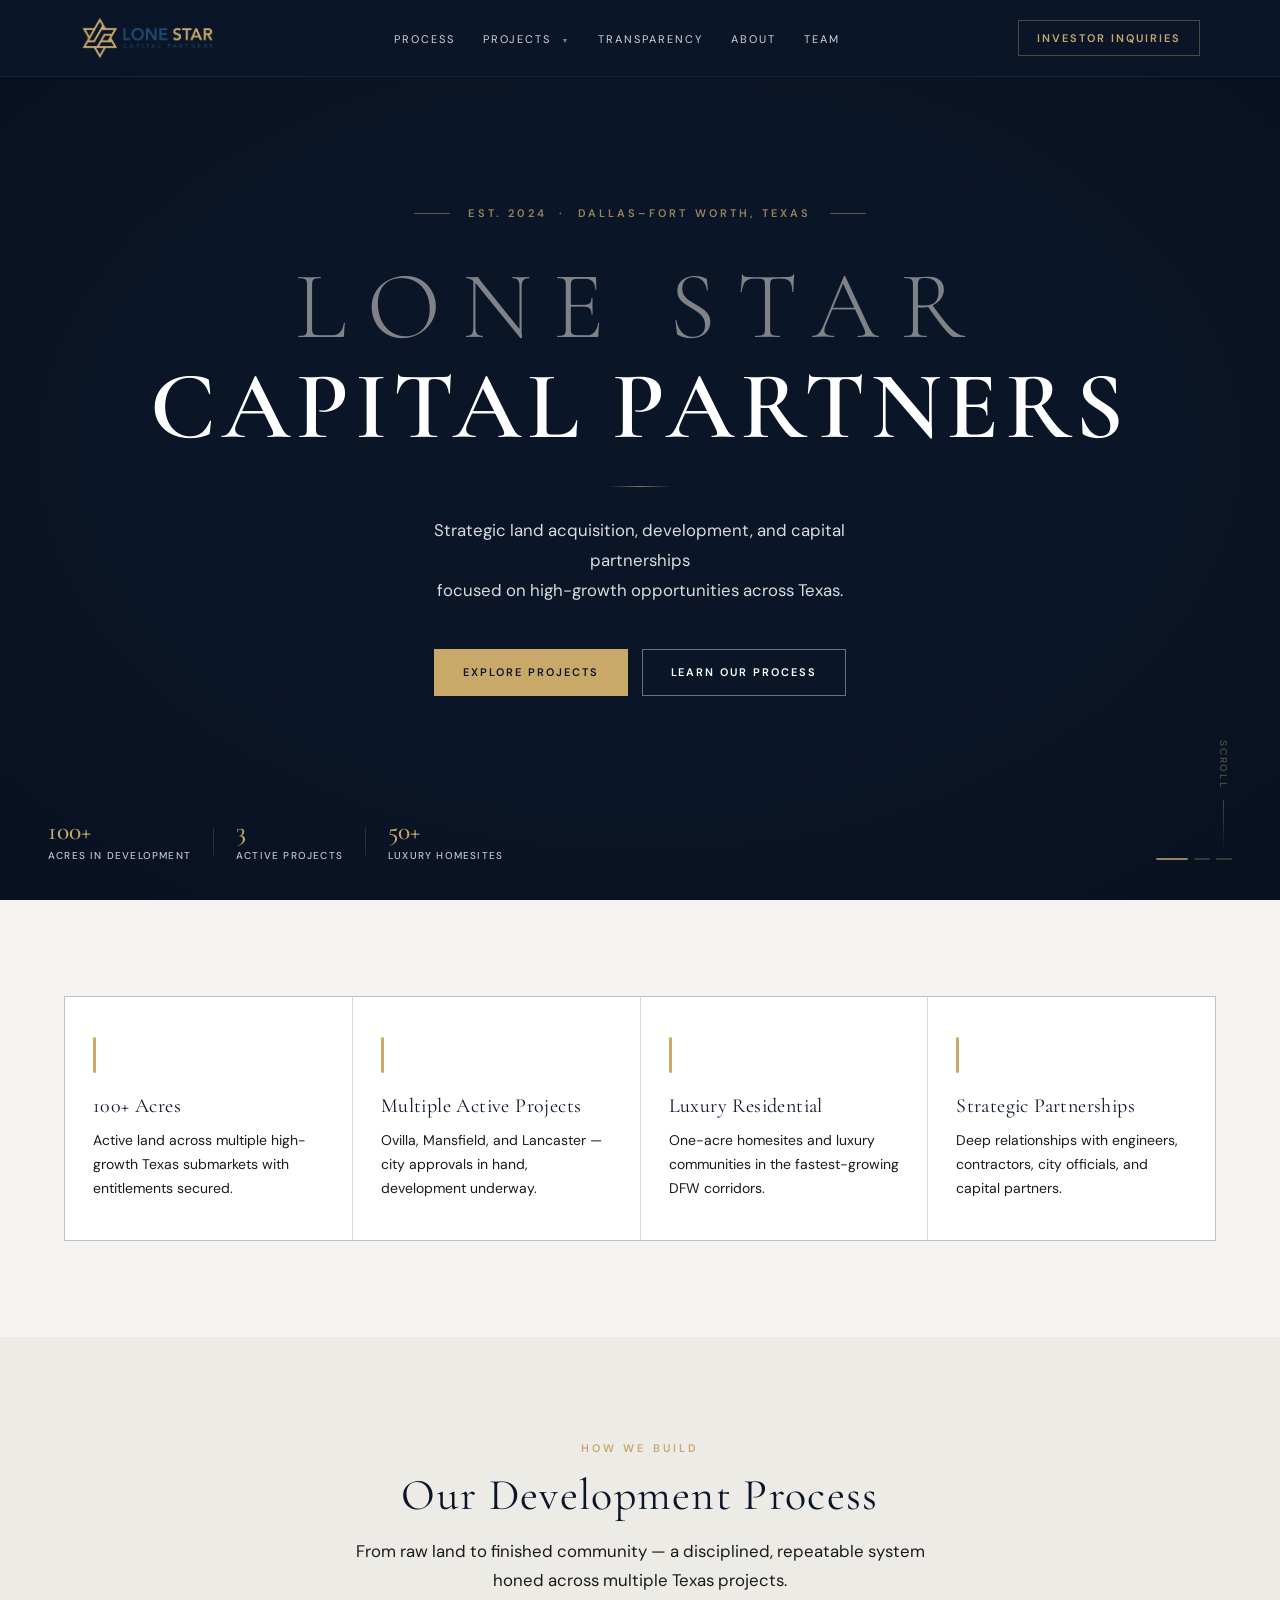
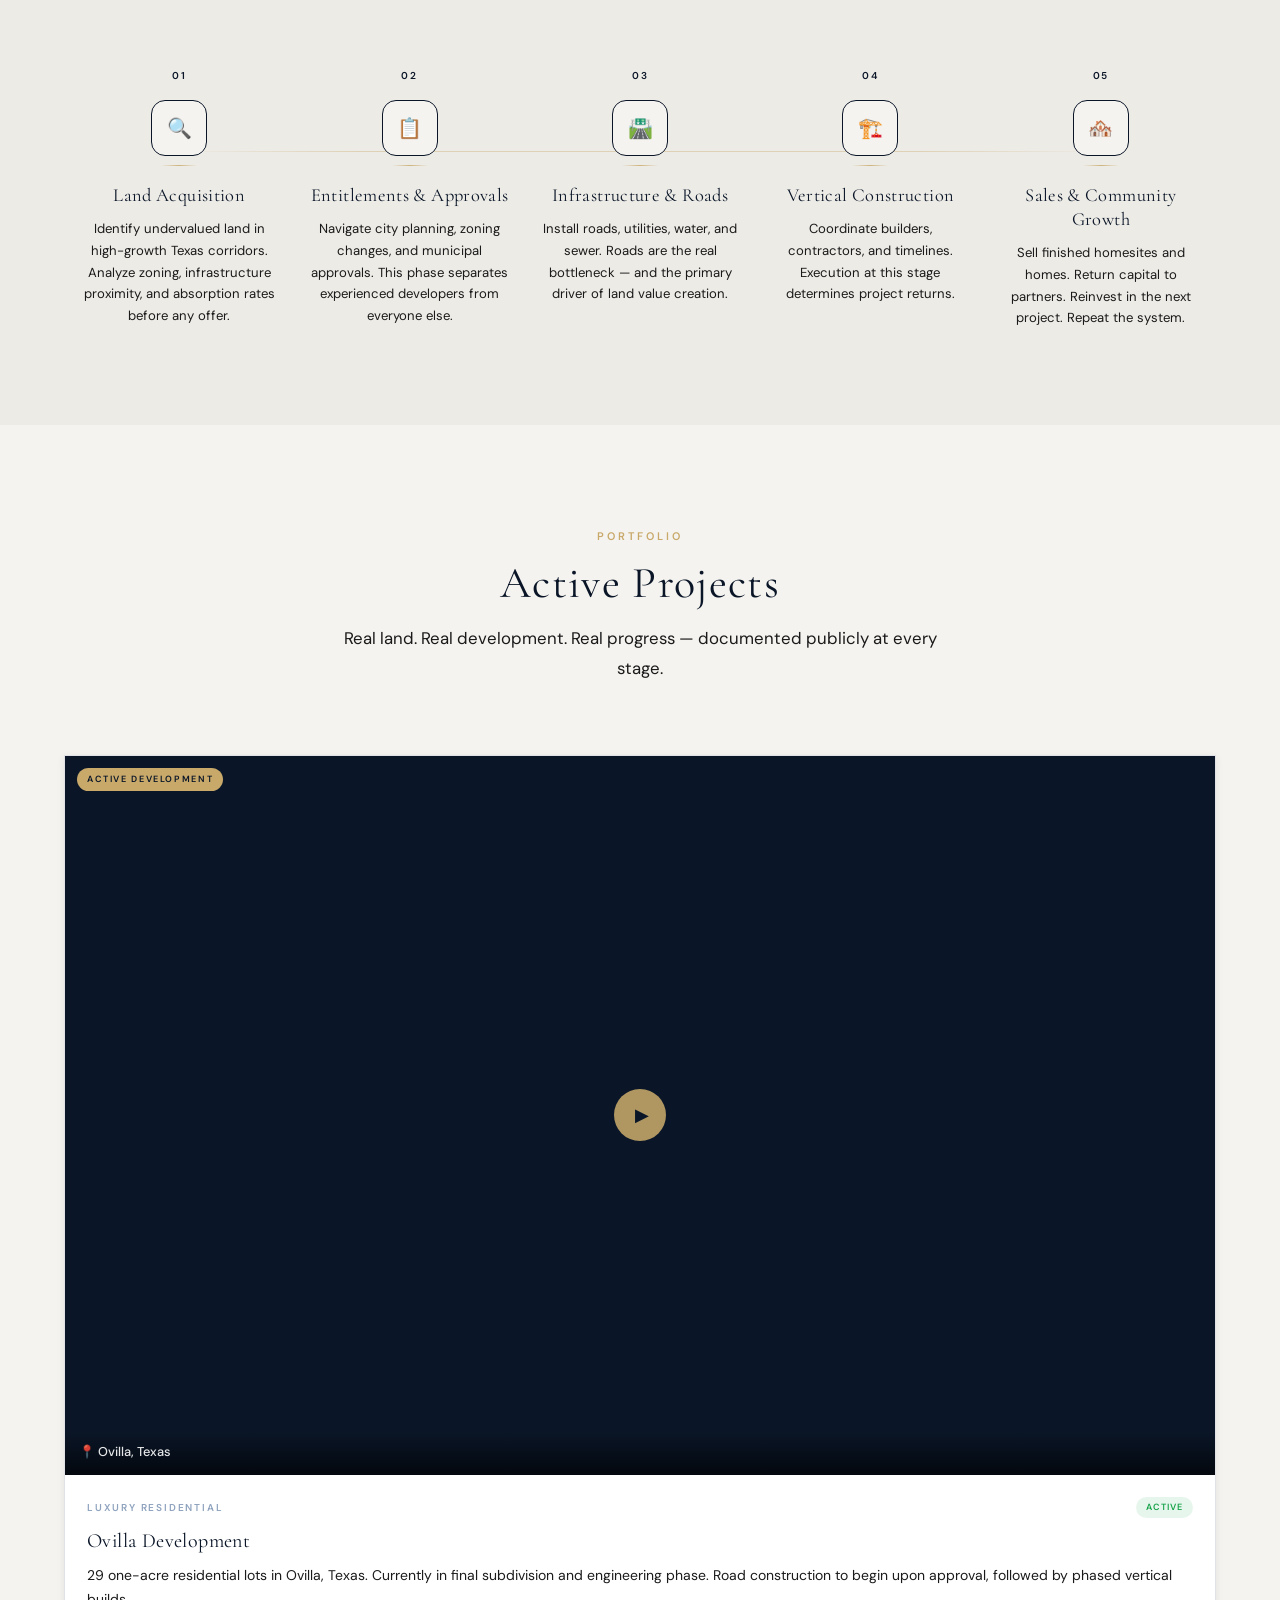
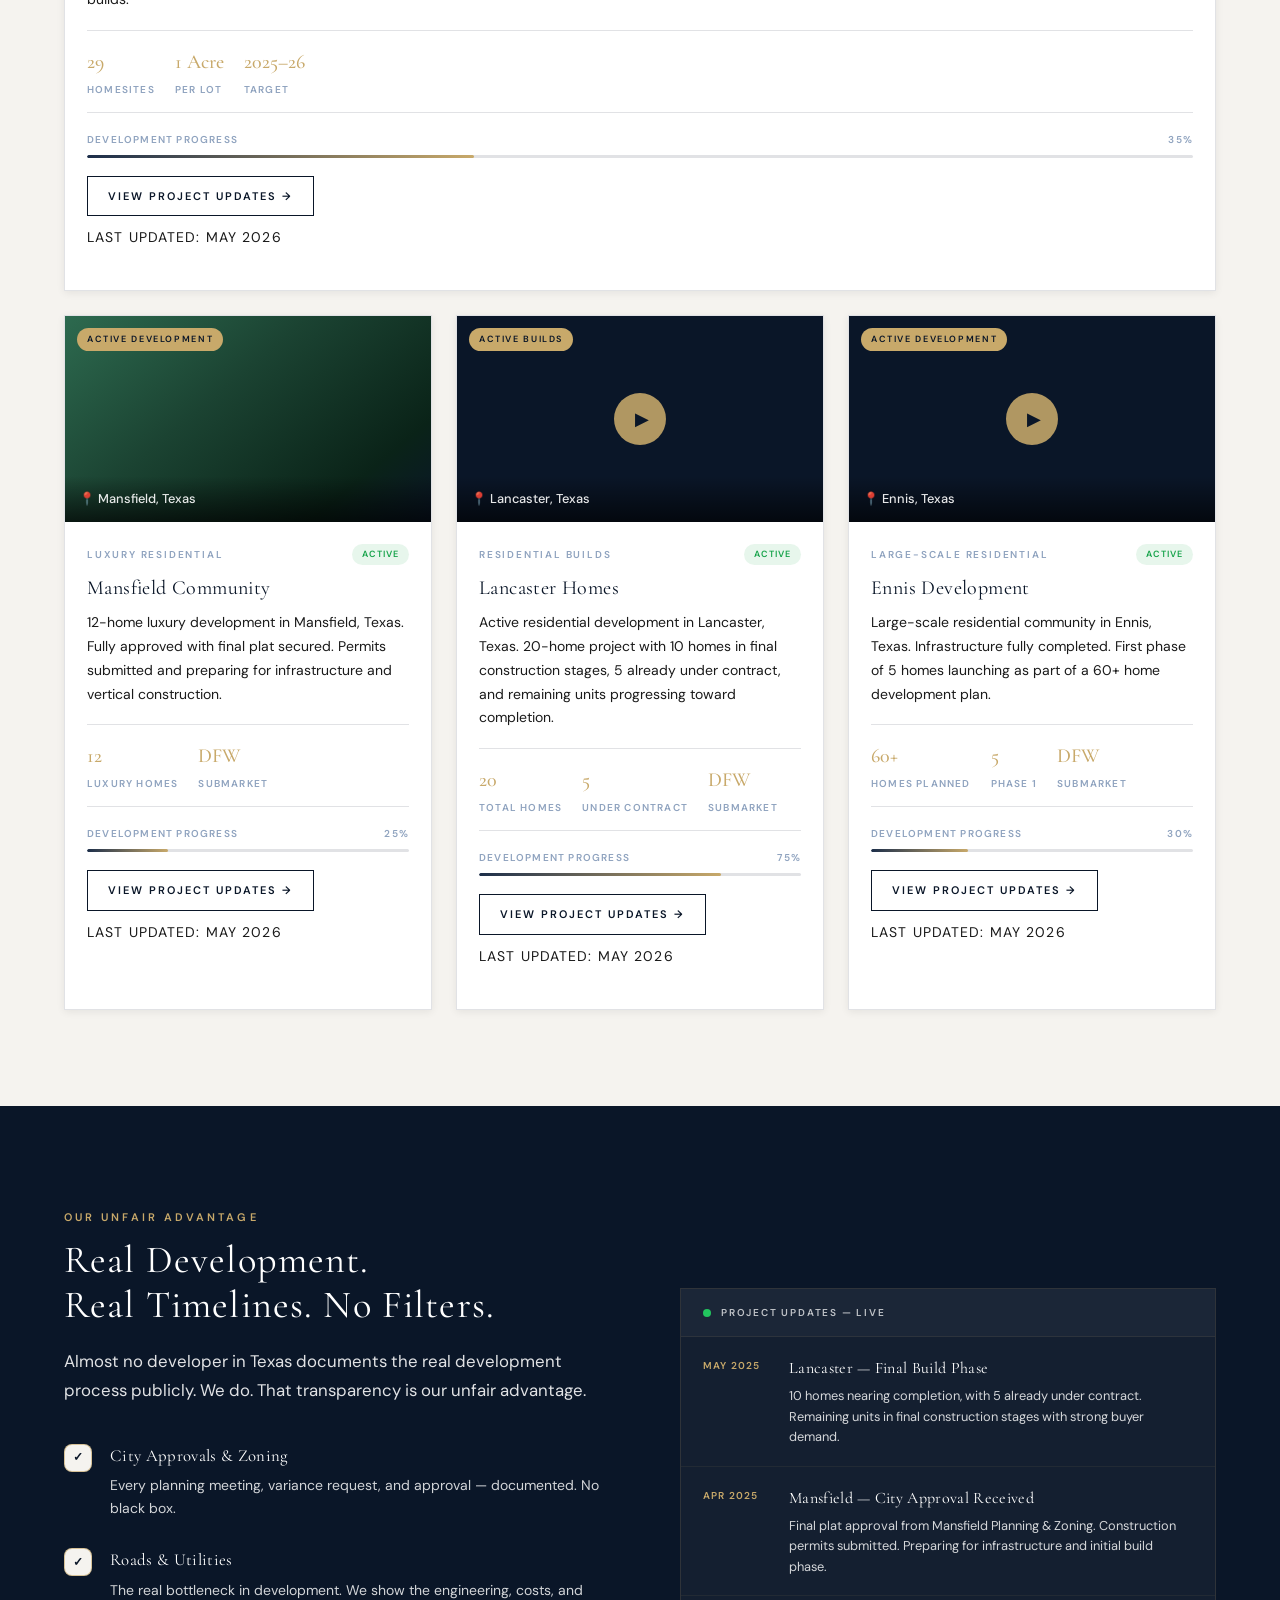
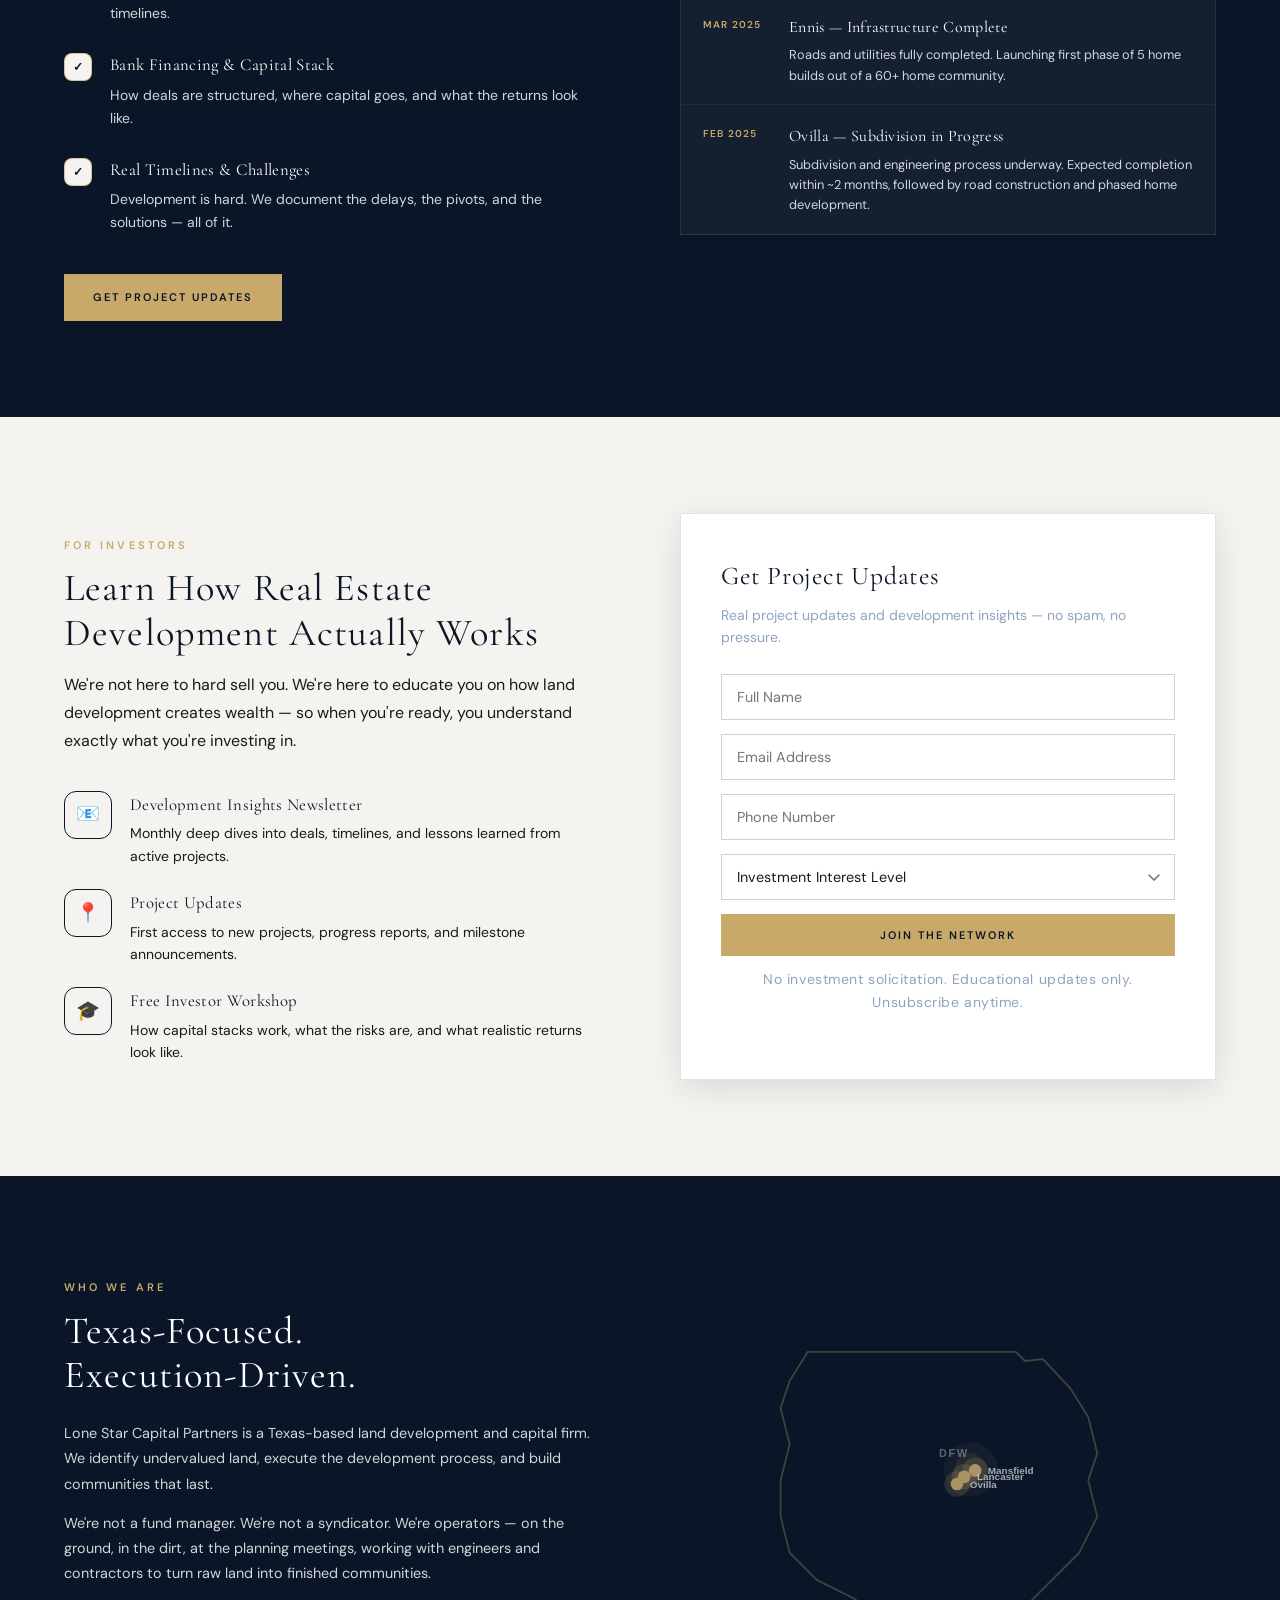
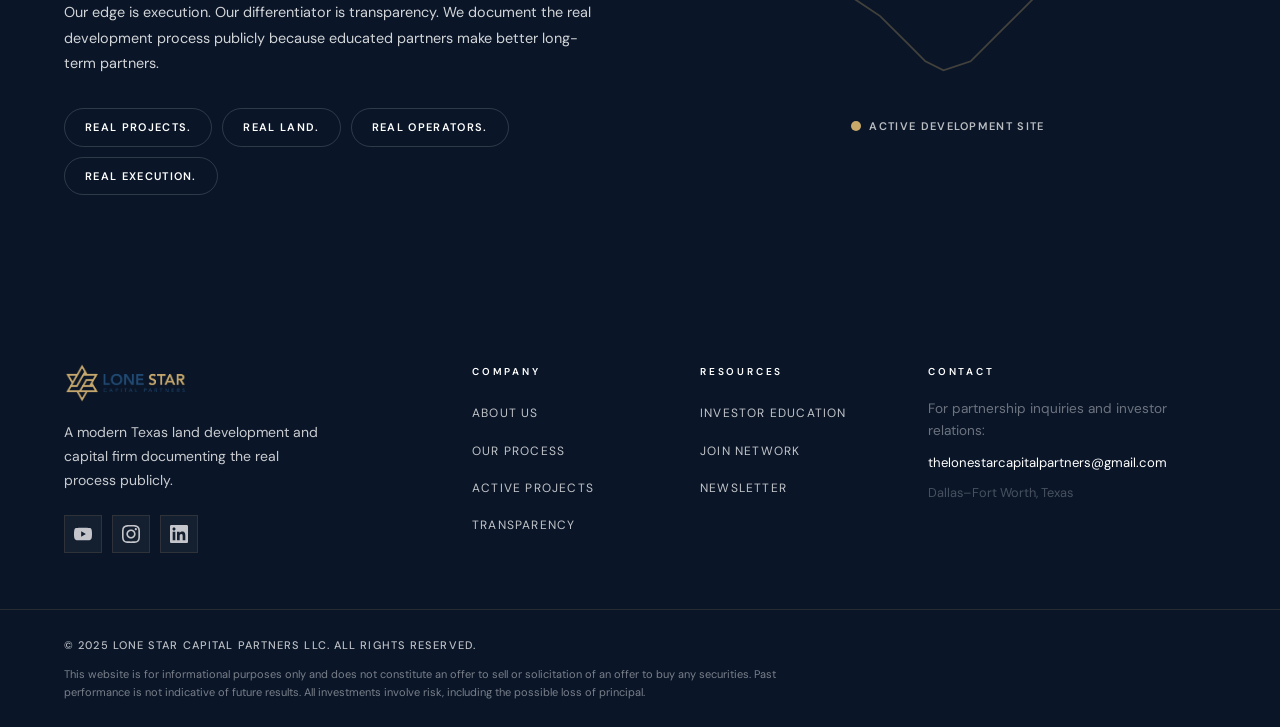
<file: index.html>
<!DOCTYPE html>
<html lang="en">
<head>
  <meta charset="UTF-8">
  <meta name="viewport" content="width=device-width, initial-scale=1.0">
  <link rel="icon" type="image/png" href="favicon.png">
  <link rel="apple-touch-icon" href="apple-touch-icon.png">
  <title>Lone Star Capital Partners | Texas Land Development</title>
  <link rel="preconnect" href="https://fonts.googleapis.com">
  <link rel="preconnect" href="https://fonts.gstatic.com" crossorigin>
  <link href="https://fonts.googleapis.com/css2?family=Cormorant+Garamond:wght@300;400;500;600&family=DM+Sans:wght@300;400;500;600;700&display=swap" rel="stylesheet">
  <link rel="stylesheet" href="styles.css">
</head>
<body>

  <!-- NAVIGATION -->
  <nav class="navbar" id="navbar">
    <div class="nav-container">
      <a href="#" class="nav-logo">
        <img src="logo.png" alt="Lone Star Capital Partners" class="nav-logo-img">
      </a>
      <ul class="nav-links" id="navLinks">
        <li><a href="#process">Process</a></li>
        <li class="has-dropdown" id="projectsDropdown">
          <a href="#projects">Projects <span class="dd-chevron">▼</span></a>
          <div class="nav-dropdown">
            <div class="nav-dd-header">
              <span>Active Portfolio</span>
              <a href="#projects">View All →</a>
            </div>
            <a href="grays-creek-ennis.html" class="nav-dd-item">
              <span class="nav-dd-dot nav-dd-dot--active"></span>
              <span class="nav-dd-info">
                <span class="nav-dd-name">Gray's Creek – Ennis</span>
                <span class="nav-dd-loc">Ennis, Texas &nbsp;·&nbsp; 60+ Homes Planned</span>
              </span>
              <span class="nav-dd-arrow">↗</span>
            </a>
            <a href="grays-creek-ovilla.html" class="nav-dd-item">
              <span class="nav-dd-dot nav-dd-dot--active"></span>
              <span class="nav-dd-info">
                <span class="nav-dd-name">Gray's Creek – Ovilla</span>
                <span class="nav-dd-loc">Ovilla, Texas &nbsp;·&nbsp; 27 One-Acre Lots</span>
              </span>
              <span class="nav-dd-arrow">↗</span>
            </a>
            <a href="lancaster.html" class="nav-dd-item">
              <span class="nav-dd-dot nav-dd-dot--active"></span>
              <span class="nav-dd-info">
                <span class="nav-dd-name">Lancaster Residential Community</span>
                <span class="nav-dd-loc">Lancaster, Texas &nbsp;·&nbsp; 16 Homes</span>
              </span>
              <span class="nav-dd-arrow">↗</span>
            </a>
            <a href="#projects" class="nav-dd-item">
              <span class="nav-dd-dot nav-dd-dot--active"></span>
              <span class="nav-dd-info">
                <span class="nav-dd-name">Mansfield Community</span>
                <span class="nav-dd-loc">Mansfield, Texas &nbsp;·&nbsp; 12 Luxury Homes</span>
              </span>
            </a>
          </div>
        </li>
        <li><a href="#transparency">Transparency</a></li>
        <li><a href="#about">About</a></li>
        <li><a href="team.html">Team</a></li>
        <li><a href="#invest" class="nav-inquiry-mobile">Investor Inquiries</a></li>
      </ul>
      <a href="#invest" class="nav-inquiry">Investor Inquiries</a>
      <button class="hamburger" id="hamburger" aria-label="Open menu">
        <span></span><span></span><span></span>
      </button>
    </div>
  </nav>

  <!-- HERO -->
  <section class="hero" id="hero">
    <div class="hero-bg">
      <video class="hero-video" autoplay muted loop playsinline>
        <source src="road.mov" type="video/mp4">
      </video>
      <div class="hero-overlay"></div>
      <div class="hero-vignette"></div>
    </div>

    <div class="hero-content">
      <div class="hero-eyebrow">
        <span class="ey-line"></span>
        <span class="ey-text">Est. 2024 &nbsp;·&nbsp; Dallas–Fort Worth, Texas</span>
        <span class="ey-line"></span>
      </div>
      <h1 class="hero-headline">
        <span class="hl-light">Lone Star</span>
        <span class="hl-bold">Capital Partners</span>
      </h1>
      <div class="hero-rule"></div>
      <p class="hero-sub">
        Strategic land acquisition, development, and capital partnerships<br>
        focused on high-growth opportunities across Texas.
      </p>
      <div class="hero-ctas">
        <a href="#projects" class="btn btn-gold">Explore Projects</a>
        <a href="#process" class="btn btn-ghost">Learn Our Process</a>
      </div>
    </div>

    <div class="hero-foot">
      <div class="hero-stats">
        <div class="hst">
          <span class="hst-n">100+</span>
          <span class="hst-l">Acres in Development</span>
        </div>
        <div class="hst-div"></div>
        <div class="hst">
          <span class="hst-n">3</span>
          <span class="hst-l">Active Projects</span>
        </div>
        <div class="hst-div"></div>
        <div class="hst">
          <span class="hst-n">50+</span>
          <span class="hst-l">Luxury Homesites</span>
        </div>
      </div>
      <div class="hero-slide-dots">
        <span class="sdot active"></span>
        <span class="sdot"></span>
        <span class="sdot"></span>
      </div>
    </div>

    <div class="hero-scroll-cue">
      <span class="scroll-cue-label">Scroll</span>
      <div class="scroll-cue-line"></div>
    </div>
  </section>

  <!-- TRUST -->
  <section class="trust-section">
    <div class="container">
      <div class="trust-grid">
        <div class="trust-card" data-animate>
          <div class="trust-accent"></div>
          <h3>100+ Acres</h3>
          <p>Active land across multiple high-growth Texas submarkets with entitlements secured.</p>
        </div>
        <div class="trust-card" data-animate>
          <div class="trust-accent"></div>
          <h3>Multiple Active Projects</h3>
          <p>Ovilla, Mansfield, and Lancaster — city approvals in hand, development underway.</p>
        </div>
        <div class="trust-card" data-animate>
          <div class="trust-accent"></div>
          <h3>Luxury Residential</h3>
          <p>One-acre homesites and luxury communities in the fastest-growing DFW corridors.</p>
        </div>
        <div class="trust-card" data-animate>
          <div class="trust-accent"></div>
          <h3>Strategic Partnerships</h3>
          <p>Deep relationships with engineers, contractors, city officials, and capital partners.</p>
        </div>
      </div>
    </div>
  </section>

  <!-- PROCESS -->
  <section class="process-section" id="process">
    <div class="container">
      <div class="section-header" data-animate>
        <span class="section-label">How We Build</span>
        <h2>Our Development Process</h2>
        <p>From raw land to finished community — a disciplined, repeatable system honed across multiple Texas projects.</p>
      </div>
      <div class="process-timeline">
        <div class="process-step" data-animate>
          <div class="step-num">01</div>
          <div class="step-icon-wrap">
            <span class="step-icon">🔍</span>
          </div>
          <h3>Land Acquisition</h3>
          <p>Identify undervalued land in high-growth Texas corridors. Analyze zoning, infrastructure proximity, and absorption rates before any offer.</p>
        </div>
        <div class="process-step" data-animate>
          <div class="step-num">02</div>
          <div class="step-icon-wrap">
            <span class="step-icon">📋</span>
          </div>
          <h3>Entitlements & Approvals</h3>
          <p>Navigate city planning, zoning changes, and municipal approvals. This phase separates experienced developers from everyone else.</p>
        </div>
        <div class="process-step" data-animate>
          <div class="step-num">03</div>
          <div class="step-icon-wrap">
            <span class="step-icon">🛣️</span>
          </div>
          <h3>Infrastructure & Roads</h3>
          <p>Install roads, utilities, water, and sewer. Roads are the real bottleneck — and the primary driver of land value creation.</p>
        </div>
        <div class="process-step" data-animate>
          <div class="step-num">04</div>
          <div class="step-icon-wrap">
            <span class="step-icon">🏗️</span>
          </div>
          <h3>Vertical Construction</h3>
          <p>Coordinate builders, contractors, and timelines. Execution at this stage determines project returns.</p>
        </div>
        <div class="process-step" data-animate>
          <div class="step-num">05</div>
          <div class="step-icon-wrap">
            <span class="step-icon">🏘️</span>
          </div>
          <h3>Sales & Community Growth</h3>
          <p>Sell finished homesites and homes. Return capital to partners. Reinvest in the next project. Repeat the system.</p>
        </div>
      </div>
    </div>
  </section>

  <!-- PROJECTS -->
  <section class="projects-section" id="projects">
    <div class="container">
      <div class="section-header" data-animate>
        <span class="section-label">Portfolio</span>
        <h2>Active Projects</h2>
        <p>Real land. Real development. Real progress — documented publicly at every stage.</p>
      </div>
      <div class="projects-grid">

        <div class="project-card featured" data-animate>
          <div class="project-img video-thumb" data-yt="oOPb-NeK8ug">
            <div class="proj-bg ovilla-bg"></div>
            <div class="proj-badge">Active Development</div>
            <div class="proj-location">📍 Ovilla, Texas</div>
            <button class="proj-play-btn" aria-label="Play video">▶</button>
          </div>
          <div class="project-body">
            <div class="proj-meta">
              <span class="proj-type">Luxury Residential</span>
              <span class="proj-status">Active</span>
            </div>
            <h3>Ovilla Development</h3>
            <p>29 one-acre residential lots in Ovilla, Texas. Currently in final subdivision and engineering phase. Road construction to begin upon approval, followed by phased vertical builds.</p>
            <div class="proj-specs">
              <div class="spec"><span class="spec-n">29</span><span class="spec-l">Homesites</span></div>
              <div class="spec"><span class="spec-n">1 Acre</span><span class="spec-l">Per Lot</span></div>
              <div class="spec"><span class="spec-n">2025–26</span><span class="spec-l">Target</span></div>
            </div>
            <div class="proj-progress">
              <div class="progress-label"><span>Development Progress</span><span>35%</span></div>
              <div class="progress-bar"><div class="progress-fill" data-width="35"></div></div>
            </div>
            <a href="#transparency" class="btn btn-outline-navy">View Project Updates →</a>
            <p class="proj-updated">Last updated: May 2026</p>
          </div>
        </div>

        <div class="project-card" data-animate>
          <div class="project-img">
            <div class="proj-bg mansfield-bg"></div>
            <div class="proj-badge">Active Development</div>
            <div class="proj-location">📍 Mansfield, Texas</div>
          </div>
          <div class="project-body">
            <div class="proj-meta">
              <span class="proj-type">Luxury Residential</span>
              <span class="proj-status">Active</span>
            </div>
            <h3>Mansfield Community</h3>
            <p>12-home luxury development in Mansfield, Texas. Fully approved with final plat secured. Permits submitted and preparing for infrastructure and vertical construction.</p>
            <div class="proj-specs">
              <div class="spec"><span class="spec-n">12</span><span class="spec-l">Luxury Homes</span></div>
              <div class="spec"><span class="spec-n">DFW</span><span class="spec-l">Submarket</span></div>
            </div>
            <div class="proj-progress">
              <div class="progress-label"><span>Development Progress</span><span>25%</span></div>
              <div class="progress-bar"><div class="progress-fill" data-width="25"></div></div>
            </div>
            <a href="#transparency" class="btn btn-outline-navy">View Project Updates →</a>
            <p class="proj-updated">Last updated: May 2026</p>
          </div>
        </div>

        <div class="project-card" data-animate>
          <div class="project-img video-thumb" data-yt="fOcrOzvu8ak">
            <div class="proj-bg lancaster-bg"></div>
            <div class="proj-badge">Active Builds</div>
            <div class="proj-location">📍 Lancaster, Texas</div>
            <button class="proj-play-btn" aria-label="Play video">▶</button>
          </div>
          <div class="project-body">
            <div class="proj-meta">
              <span class="proj-type">Residential Builds</span>
              <span class="proj-status">Active</span>
            </div>
            <h3>Lancaster Homes</h3>
            <p>Active residential development in Lancaster, Texas. 20-home project with 10 homes in final construction stages, 5 already under contract, and remaining units progressing toward completion.</p>
            <div class="proj-specs">
              <div class="spec"><span class="spec-n">20</span><span class="spec-l">Total Homes</span></div>
              <div class="spec"><span class="spec-n">5</span><span class="spec-l">Under Contract</span></div>
              <div class="spec"><span class="spec-n">DFW</span><span class="spec-l">Submarket</span></div>
            </div>
            <div class="proj-progress">
              <div class="progress-label"><span>Development Progress</span><span>75%</span></div>
              <div class="progress-bar"><div class="progress-fill" data-width="75"></div></div>
            </div>
            <a href="#transparency" class="btn btn-outline-navy">View Project Updates →</a>
            <p class="proj-updated">Last updated: May 2026</p>
          </div>
        </div>

        <div class="project-card" data-animate>
          <div class="project-img video-thumb" data-yt="M5dX96jWqcQ">
            <div class="proj-bg ennis-bg"></div>
            <div class="proj-badge">Active Development</div>
            <div class="proj-location">📍 Ennis, Texas</div>
            <button class="proj-play-btn" aria-label="Play video">▶</button>
          </div>
          <div class="project-body">
            <div class="proj-meta">
              <span class="proj-type">Large-Scale Residential</span>
              <span class="proj-status">Active</span>
            </div>
            <h3>Ennis Development</h3>
            <p>Large-scale residential community in Ennis, Texas. Infrastructure fully completed. First phase of 5 homes launching as part of a 60+ home development plan.</p>
            <div class="proj-specs">
              <div class="spec"><span class="spec-n">60+</span><span class="spec-l">Homes Planned</span></div>
              <div class="spec"><span class="spec-n">5</span><span class="spec-l">Phase 1</span></div>
              <div class="spec"><span class="spec-n">DFW</span><span class="spec-l">Submarket</span></div>
            </div>
            <div class="proj-progress">
              <div class="progress-label"><span>Development Progress</span><span>30%</span></div>
              <div class="progress-bar"><div class="progress-fill" data-width="30"></div></div>
            </div>
            <a href="#transparency" class="btn btn-outline-navy">View Project Updates →</a>
            <p class="proj-updated">Last updated: May 2026</p>
          </div>
        </div>

      </div>
    </div>
  </section>

  <!-- TRANSPARENCY -->
  <section class="transparency-section" id="transparency">
    <div class="container">
      <div class="trans-inner">
        <div class="trans-text" data-animate>
          <span class="section-label">Our Unfair Advantage</span>
          <h2>Real Development.<br>Real Timelines. No Filters.</h2>
          <p class="trans-lead">Almost no developer in Texas documents the real development process publicly. We do. That transparency is our unfair advantage.</p>
          <div class="trans-items">
            <div class="trans-item">
              <div class="trans-check">✓</div>
              <div>
                <strong>City Approvals & Zoning</strong>
                <p>Every planning meeting, variance request, and approval — documented. No black box.</p>
              </div>
            </div>
            <div class="trans-item">
              <div class="trans-check">✓</div>
              <div>
                <strong>Roads & Utilities</strong>
                <p>The real bottleneck in development. We show the engineering, costs, and timelines.</p>
              </div>
            </div>
            <div class="trans-item">
              <div class="trans-check">✓</div>
              <div>
                <strong>Bank Financing & Capital Stack</strong>
                <p>How deals are structured, where capital goes, and what the returns look like.</p>
              </div>
            </div>
            <div class="trans-item">
              <div class="trans-check">✓</div>
              <div>
                <strong>Real Timelines & Challenges</strong>
                <p>Development is hard. We document the delays, the pivots, and the solutions — all of it.</p>
              </div>
            </div>
          </div>
          <a href="#invest" class="btn btn-red">Get Project Updates</a>
        </div>
        <div class="trans-feed" data-animate>
          <div class="feed-card">
            <div class="feed-header">
              <span class="feed-dot"></span>
              Project Updates — Live
            </div>
            <div class="feed-item">
              <div class="feed-date">May 2025</div>
              <div class="feed-content">
                <strong>Lancaster — Final Build Phase</strong>
                <p>10 homes nearing completion, with 5 already under contract. Remaining units in final construction stages with strong buyer demand.</p>
              </div>
            </div>
            <div class="feed-item">
              <div class="feed-date">Apr 2025</div>
              <div class="feed-content">
                <strong>Mansfield — City Approval Received</strong>
                <p>Final plat approval from Mansfield Planning & Zoning. Construction permits submitted. Preparing for infrastructure and initial build phase.</p>
              </div>
            </div>
            <div class="feed-item">
              <div class="feed-date">Mar 2025</div>
              <div class="feed-content">
                <strong>Ennis — Infrastructure Complete</strong>
                <p>Roads and utilities fully completed. Launching first phase of 5 home builds out of a 60+ home community.</p>
              </div>
            </div>
            <div class="feed-item">
              <div class="feed-date">Feb 2025</div>
              <div class="feed-content">
                <strong>Ovilla — Subdivision in Progress</strong>
                <p>Subdivision and engineering process underway. Expected completion within ~2 months, followed by road construction and phased home development.</p>
              </div>
            </div>
          </div>
        </div>
      </div>
    </div>
  </section>

  <!-- MEDIA -->
  <section class="media-section" id="media">
    <div class="container">
      <div class="section-header" data-animate>
        <span class="section-label">Field Notes</span>
        <h2>From the Ground Up</h2>
        <p>Documentary-style content from every phase of development. No gatekeeping.</p>
      </div>
      <div class="media-grid">
        <div class="media-card media-featured" data-animate>
          <div class="media-thumb">
            <div class="media-bg video1-bg"></div>
            <div class="play-btn">▶</div>
            <div class="media-dur">12:34</div>
          </div>
          <div class="media-body">
            <span class="media-tag">Field Visit</span>
            <h3>Walking 30 Acres Before Development</h3>
            <p>A raw walkthrough of the Ovilla site before a single blade hits the ground. This is what opportunity looks like.</p>
          </div>
        </div>
        <div class="media-card" data-animate>
          <div class="media-thumb">
            <div class="media-bg video2-bg"></div>
            <div class="play-btn">▶</div>
            <div class="media-dur">8:47</div>
          </div>
          <div class="media-body">
            <span class="media-tag">Education</span>
            <h3>How Texas Land Development Actually Works</h3>
            <p>The real process — raw land to finished community. No gatekeeping.</p>
          </div>
        </div>
        <div class="media-card" data-animate>
          <div class="media-thumb">
            <div class="media-bg video3-bg"></div>
            <div class="play-btn">▶</div>
            <div class="media-dur">15:22</div>
          </div>
          <div class="media-body">
            <span class="media-tag">Deep Dive</span>
            <h3>Why Roads Are the Real Bottleneck</h3>
            <p>Infrastructure determines everything. Here's why roads take so long and cost so much.</p>
          </div>
        </div>
        <div class="media-card media-wide" data-animate>
          <div class="media-thumb">
            <div class="media-bg video4-bg"></div>
            <div class="play-btn">▶</div>
            <div class="media-dur">19:08</div>
          </div>
          <div class="media-body">
            <span class="media-tag">Behind the Scenes</span>
            <h3>Inside a Luxury Community Build</h3>
            <p>From engineering meetings to finished homes — a complete look at the construction phase from start to delivery.</p>
          </div>
        </div>
      </div>
    </div>
  </section>

  <!-- INVESTOR EDUCATION -->
  <section class="invest-section" id="invest">
    <div class="container">
      <div class="invest-inner" data-animate>
        <div class="invest-text">
          <span class="section-label">For Investors</span>
          <h2>Learn How Real Estate Development Actually Works</h2>
          <p>We're not here to hard sell you. We're here to educate you on how land development creates wealth — so when you're ready, you understand exactly what you're investing in.</p>
          <div class="offerings">
            <div class="offering">
              <div class="offering-icon">📧</div>
              <div>
                <strong>Development Insights Newsletter</strong>
                <p>Monthly deep dives into deals, timelines, and lessons learned from active projects.</p>
              </div>
            </div>
            <div class="offering">
              <div class="offering-icon">📍</div>
              <div>
                <strong>Project Updates</strong>
                <p>First access to new projects, progress reports, and milestone announcements.</p>
              </div>
            </div>
            <div class="offering">
              <div class="offering-icon">🎓</div>
              <div>
                <strong>Free Investor Workshop</strong>
                <p>How capital stacks work, what the risks are, and what realistic returns look like.</p>
              </div>
            </div>
          </div>
        </div>
        <div class="invest-form">
          <div class="form-card">
            <h3>Get Project Updates</h3>
            <p>Real project updates and development insights — no spam, no pressure.</p>
            <form id="signupForm" novalidate>
              <div class="form-group">
                <input type="text" name="name" placeholder="Full Name" required>
                <p class="form-error"></p>
              </div>
              <div class="form-group">
                <input type="email" name="email" placeholder="Email Address" required>
                <p class="form-error"></p>
              </div>
              <div class="form-group">
                <input type="tel" name="phone" placeholder="Phone Number" required>
                <p class="form-error"></p>
              </div>
              <div class="form-group">
                <select name="interest" required>
                  <option value="" disabled selected>Investment Interest Level</option>
                  <option>Just learning — not investing yet</option>
                  <option>Actively researching opportunities</option>
                  <option>Ready to invest in the right deal</option>
                </select>
                <p class="form-error"></p>
              </div>
              <button type="submit" class="btn btn-red full-width" id="formBtn">Join the Network</button>
            </form>
            <p class="form-note">No investment solicitation. Educational updates only. Unsubscribe anytime.</p>
          </div>
        </div>
      </div>
    </div>
  </section>

  <!-- ABOUT -->
  <section class="about-section" id="about">
    <div class="container">
      <div class="about-inner">
        <div class="about-text" data-animate>
          <span class="section-label">Who We Are</span>
          <h2>Texas-Focused.<br>Execution-Driven.</h2>
          <p class="about-lead">Lone Star Capital Partners is a Texas-based land development and capital firm. We identify undervalued land, execute the development process, and build communities that last.</p>
          <p>We're not a fund manager. We're not a syndicator. We're operators — on the ground, in the dirt, at the planning meetings, working with engineers and contractors to turn raw land into finished communities.</p>
          <p>Our edge is execution. Our differentiator is transparency. We document the real development process publicly because educated partners make better long-term partners.</p>
          <div class="about-values">
            <span class="value-pill">Real Projects.</span>
            <span class="value-pill">Real Land.</span>
            <span class="value-pill">Real Operators.</span>
            <span class="value-pill">Real Execution.</span>
          </div>
        </div>
        <div class="about-map" data-animate>
          <div class="map-wrap">
            <svg viewBox="0 0 420 400" class="texas-svg" xmlns="http://www.w3.org/2000/svg">
              <!-- Texas outline (simplified) -->
              <path d="M55,22 L285,22 L295,32 L315,30 L345,62 L365,94 L375,134 L365,164 L375,204 L355,244 L325,274 L295,304 L265,334 L235,364 L205,374 L185,364 L165,344 L135,314 L105,294 L65,274 L35,244 L25,204 L25,164 L35,124 L25,84 L35,54 Z"
                fill="none" stroke="rgba(200,169,110,0.35)" stroke-width="2"/>
              <!-- DFW glow -->
              <circle cx="235" cy="152" r="30" fill="rgba(200,169,110,0.07)"/>
              <circle cx="235" cy="152" r="18" fill="rgba(200,169,110,0.1)"/>
              <!-- Project markers -->
              <g>
                <circle cx="220" cy="168" r="7" fill="#C8A96E"/>
                <circle cx="220" cy="168" r="14" fill="rgba(200,169,110,0.2)"/>
                <text x="234" y="172" font-family="Inter,sans-serif" font-size="11" fill="rgba(255,255,255,0.75)" font-weight="600">Ovilla</text>
              </g>
              <g>
                <circle cx="240" cy="153" r="7" fill="#C8A96E"/>
                <circle cx="240" cy="153" r="14" fill="rgba(200,169,110,0.2)"/>
                <text x="254" y="157" font-family="Inter,sans-serif" font-size="11" fill="rgba(255,255,255,0.75)" font-weight="600">Mansfield</text>
              </g>
              <g>
                <circle cx="228" cy="160" r="7" fill="#C8A96E"/>
                <circle cx="228" cy="160" r="14" fill="rgba(200,169,110,0.2)"/>
                <text x="242" y="164" font-family="Inter,sans-serif" font-size="11" fill="rgba(255,255,255,0.75)" font-weight="600">Lancaster</text>
              </g>
              <text x="200" y="138" font-family="Montserrat,sans-serif" font-size="12" fill="rgba(255,255,255,0.4)" font-weight="700" letter-spacing="2">DFW</text>
            </svg>
            <div class="map-legend">
              <span class="legend-dot"></span>
              <span>Active Development Site</span>
            </div>
          </div>
        </div>
      </div>
    </div>
  </section>

  <!-- FOOTER -->
  <footer class="footer" id="contact">
    <div class="footer-top">
      <div class="container">
        <div class="footer-grid">
          <div class="footer-brand">
            <a href="#" class="nav-logo">
              <img src="logo.png" alt="Lone Star Capital Partners" class="nav-logo-img footer-logo-img">
            </a>
            <p class="footer-tagline">A modern Texas land development and capital firm documenting the real process publicly.</p>
            <div class="social-row">
              <a href="#" class="social-btn" aria-label="YouTube">
                <svg width="18" height="18" viewBox="0 0 24 24" fill="currentColor"><path d="M23.498 6.186a3.016 3.016 0 0 0-2.122-2.136C19.505 3.545 12 3.545 12 3.545s-7.505 0-9.377.505A3.017 3.017 0 0 0 .502 6.186C0 8.07 0 12 0 12s0 3.93.502 5.814a3.016 3.016 0 0 0 2.122 2.136c1.871.505 9.376.505 9.376.505s7.505 0 9.377-.505a3.015 3.015 0 0 0 2.122-2.136C24 15.93 24 12 24 12s0-3.93-.502-5.814zM9.545 15.568V8.432L15.818 12l-6.273 3.568z"/></svg>
              </a>
              <a href="#" class="social-btn" aria-label="Instagram">
                <svg width="18" height="18" viewBox="0 0 24 24" fill="currentColor"><path d="M12 2.163c3.204 0 3.584.012 4.85.07 3.252.148 4.771 1.691 4.919 4.919.058 1.265.069 1.645.069 4.849 0 3.205-.012 3.584-.069 4.849-.149 3.225-1.664 4.771-4.919 4.919-1.266.058-1.644.07-4.85.07-3.204 0-3.584-.012-4.849-.07-3.26-.149-4.771-1.699-4.919-4.92-.058-1.265-.07-1.644-.07-4.849 0-3.204.013-3.583.07-4.849.149-3.227 1.664-4.771 4.919-4.919 1.266-.057 1.645-.069 4.849-.069zm0-2.163c-3.259 0-3.667.014-4.947.072-4.358.2-6.78 2.618-6.98 6.98-.059 1.281-.073 1.689-.073 4.948 0 3.259.014 3.668.072 4.948.2 4.358 2.618 6.78 6.98 6.98 1.281.058 1.689.072 4.948.072 3.259 0 3.668-.014 4.948-.072 4.354-.2 6.782-2.618 6.979-6.98.059-1.28.073-1.689.073-4.948 0-3.259-.014-3.667-.072-4.947-.196-4.354-2.617-6.78-6.979-6.98-1.281-.059-1.69-.073-4.949-.073zm0 5.838c-3.403 0-6.162 2.759-6.162 6.162s2.759 6.163 6.162 6.163 6.162-2.759 6.162-6.163c0-3.403-2.759-6.162-6.162-6.162zm0 10.162c-2.209 0-4-1.79-4-4 0-2.209 1.791-4 4-4s4 1.791 4 4c0 2.21-1.791 4-4 4zm6.406-11.845c-.796 0-1.441.645-1.441 1.44s.645 1.44 1.441 1.44c.795 0 1.439-.645 1.439-1.44s-.644-1.44-1.439-1.44z"/></svg>
              </a>
              <a href="#" class="social-btn" aria-label="LinkedIn">
                <svg width="18" height="18" viewBox="0 0 24 24" fill="currentColor"><path d="M20.447 20.452h-3.554v-5.569c0-1.328-.027-3.037-1.852-3.037-1.853 0-2.136 1.445-2.136 2.939v5.667H9.351V9h3.414v1.561h.046c.477-.9 1.637-1.85 3.37-1.85 3.601 0 4.267 2.37 4.267 5.455v6.286zM5.337 7.433c-1.144 0-2.063-.926-2.063-2.065 0-1.138.92-2.063 2.063-2.063 1.14 0 2.064.925 2.064 2.063 0 1.139-.925 2.065-2.064 2.065zm1.782 13.019H3.555V9h3.564v11.452zM22.225 0H1.771C.792 0 0 .774 0 1.729v20.542C0 23.227.792 24 1.771 24h20.451C23.2 24 24 23.227 24 22.271V1.729C24 .774 23.2 0 22.222 0h.003z"/></svg>
              </a>
            </div>
          </div>
          <div class="footer-col">
            <h4>Company</h4>
            <ul>
              <li><a href="#about">About Us</a></li>
              <li><a href="#process">Our Process</a></li>
              <li><a href="#projects">Active Projects</a></li>
              <li><a href="#transparency">Transparency</a></li>
            </ul>
          </div>
          <div class="footer-col">
            <h4>Resources</h4>
            <ul>
              <!-- <li><a href="#media">Field Notes</a></li> -->
              <li><a href="#invest">Investor Education</a></li>
              <li><a href="#invest">Join Network</a></li>
              <li><a href="#invest">Newsletter</a></li>
            </ul>
          </div>
          <div class="footer-col">
            <h4>Contact</h4>
            <p style="font-size:0.85rem;color:rgba(255,255,255,0.4);margin-bottom:10px;line-height:1.6;">For partnership inquiries and investor relations:</p>
            <a href="mailto:thelonestarcapitalpartners@gmail.com" class="footer-email">thelonestarcapitalpartners@gmail.com</a>
            <p style="font-size:0.8rem;color:rgba(255,255,255,0.25);margin-top:8px;">Dallas–Fort Worth, Texas</p>
          </div>
        </div>
      </div>
    </div>
    <div class="footer-bottom">
      <div class="container">
        <p class="footer-copy">© 2025 Lone Star Capital Partners LLC. All rights reserved.</p>
        <p class="footer-legal">This website is for informational purposes only and does not constitute an offer to sell or solicitation of an offer to buy any securities. Past performance is not indicative of future results. All investments involve risk, including the possible loss of principal.</p>
      </div>
    </div>
  </footer>

  <!-- VIDEO MODAL -->
  <div class="video-modal" id="videoModal">
    <div class="video-modal-overlay"></div>
    <div class="video-modal-inner">
      <button class="video-modal-close" id="videoModalClose">✕</button>
      <iframe id="videoModalPlayer" frameborder="0" allow="autoplay; fullscreen; picture-in-picture" allowfullscreen></iframe>
    </div>
  </div>

  <script src="script.js"></script>
</body>
</html>
</file>
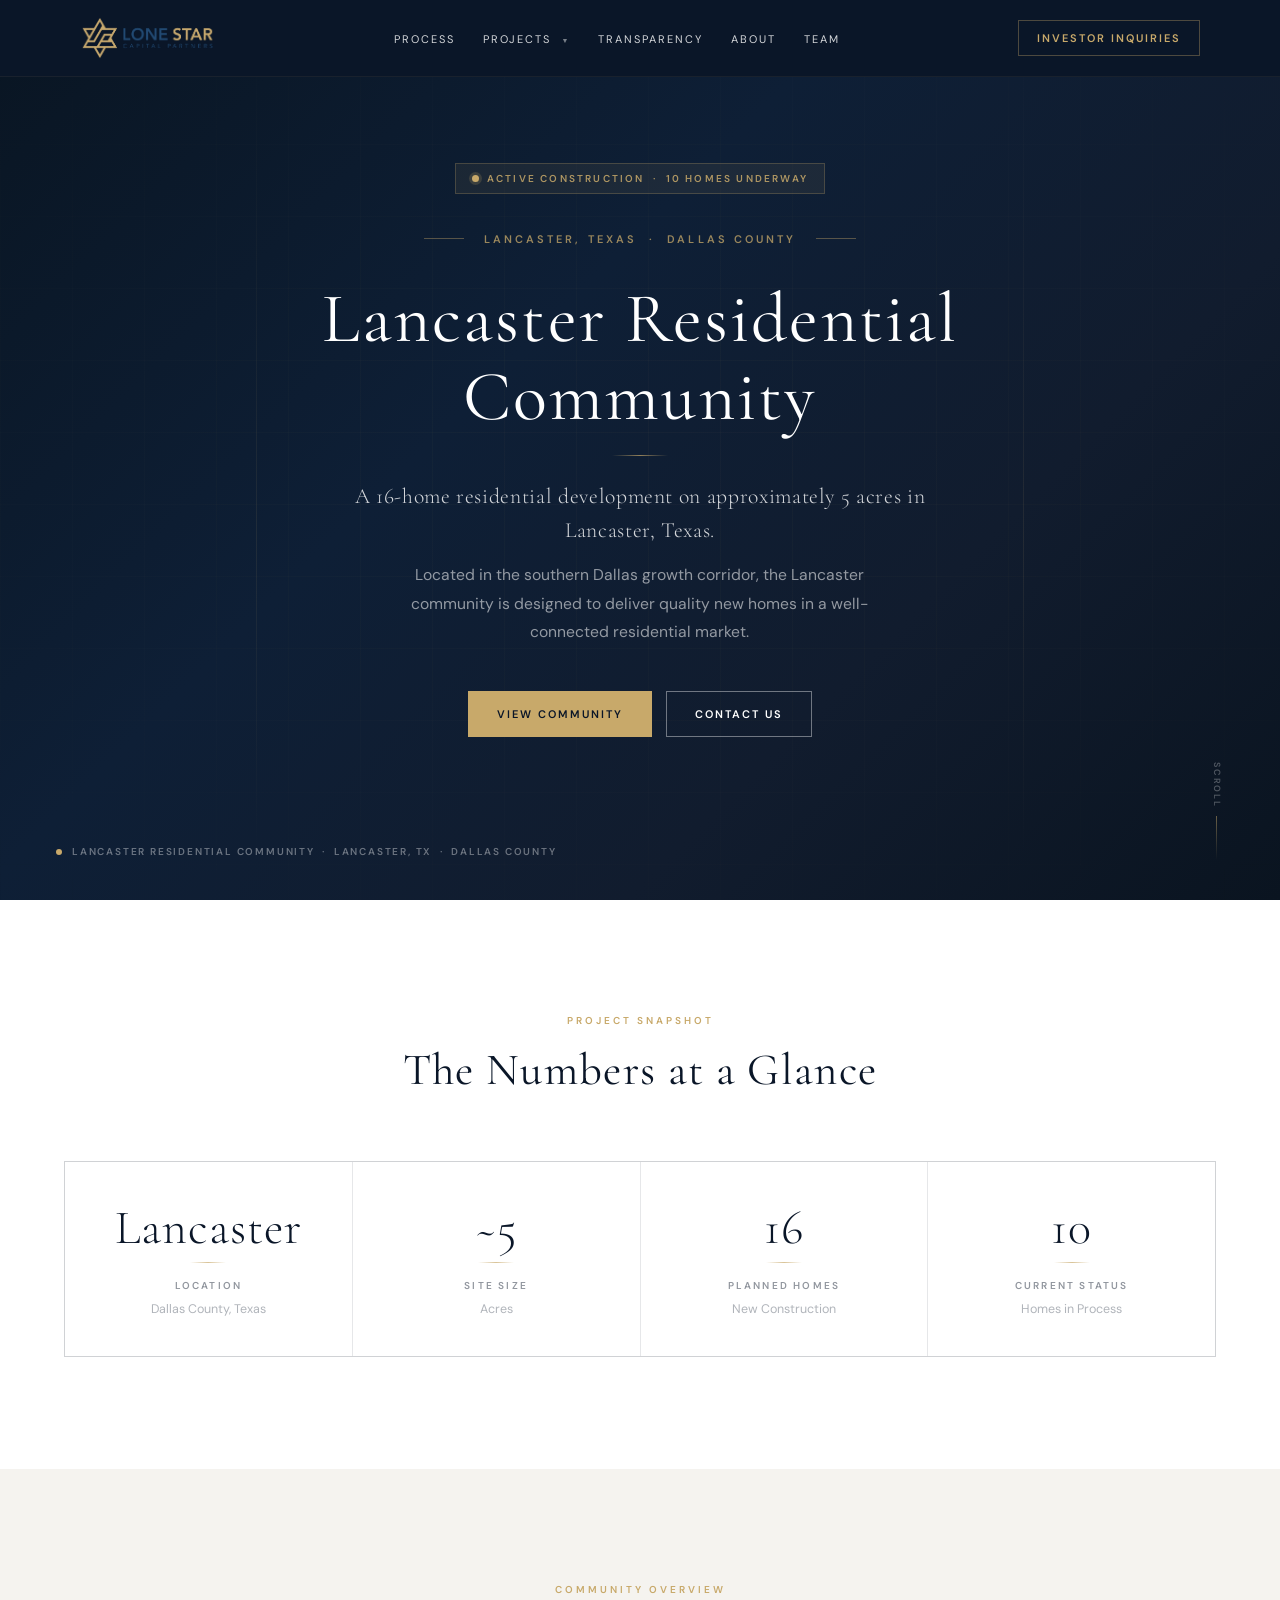
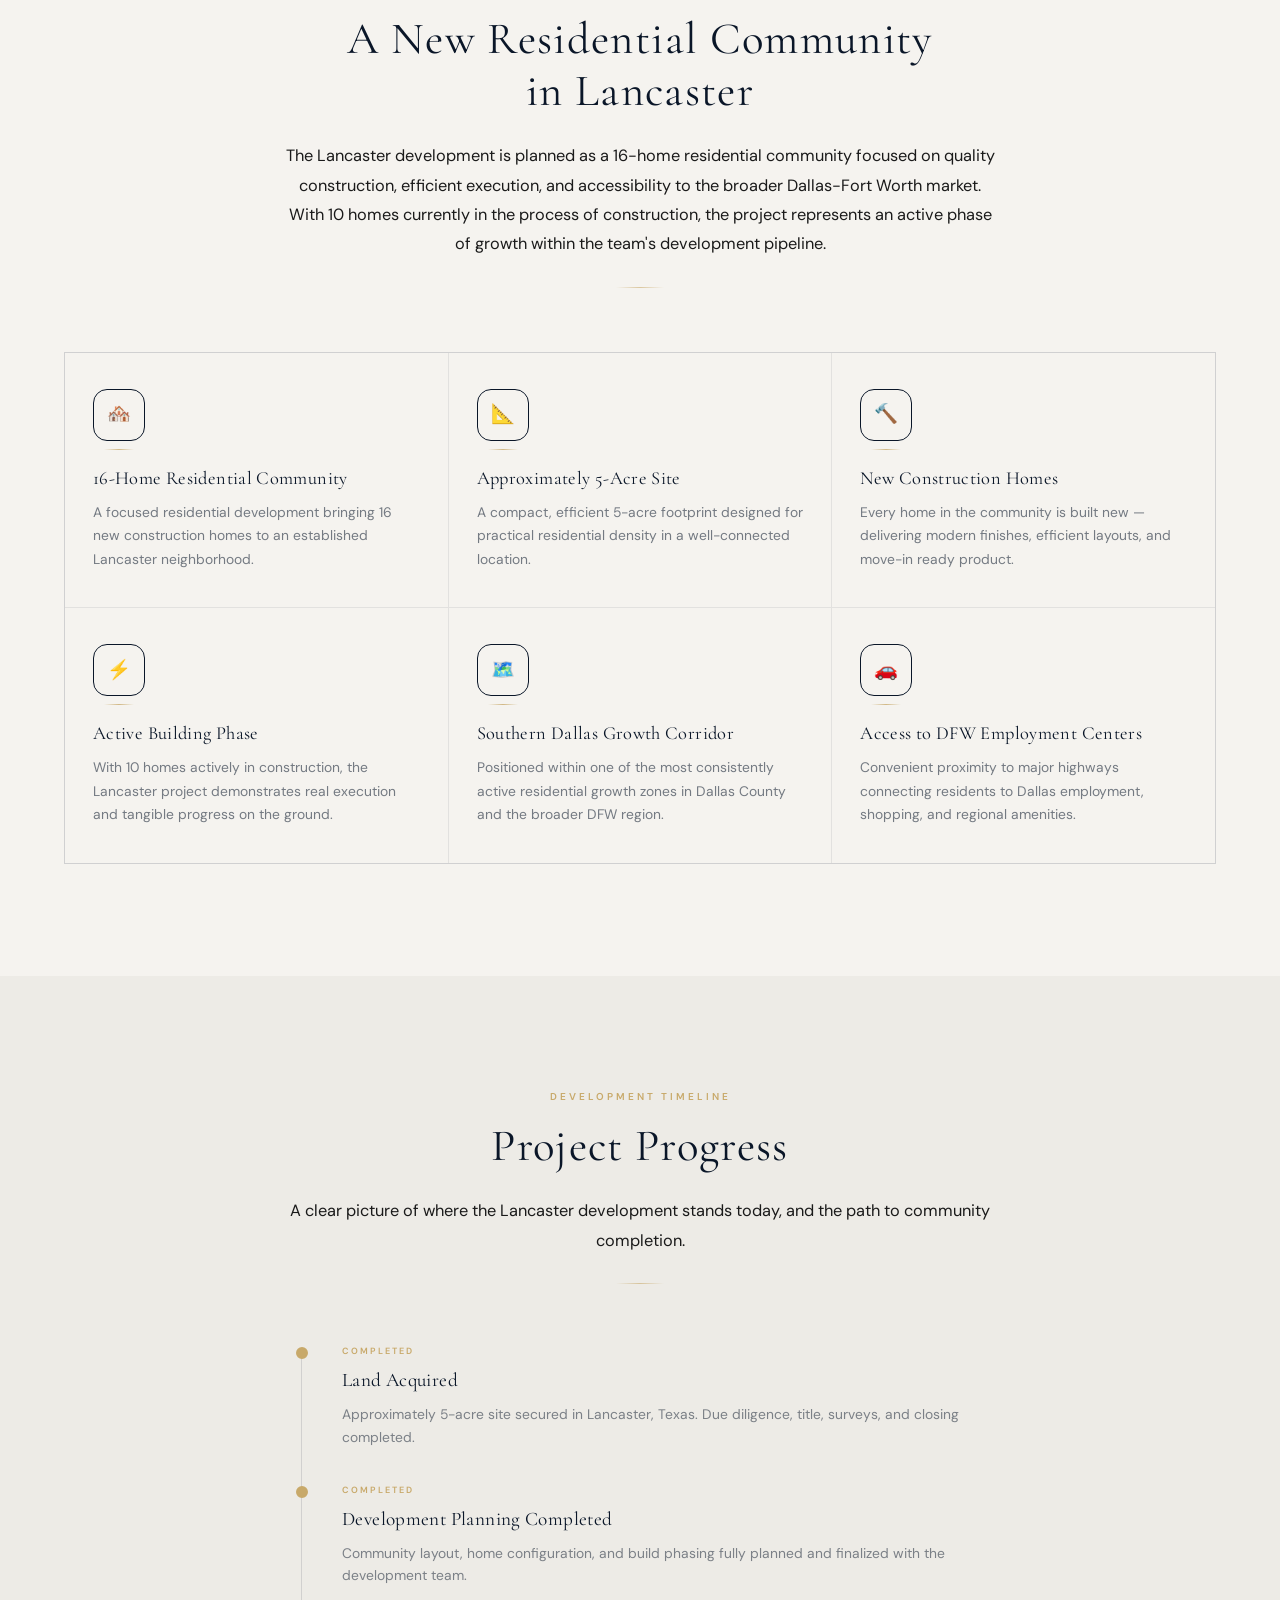
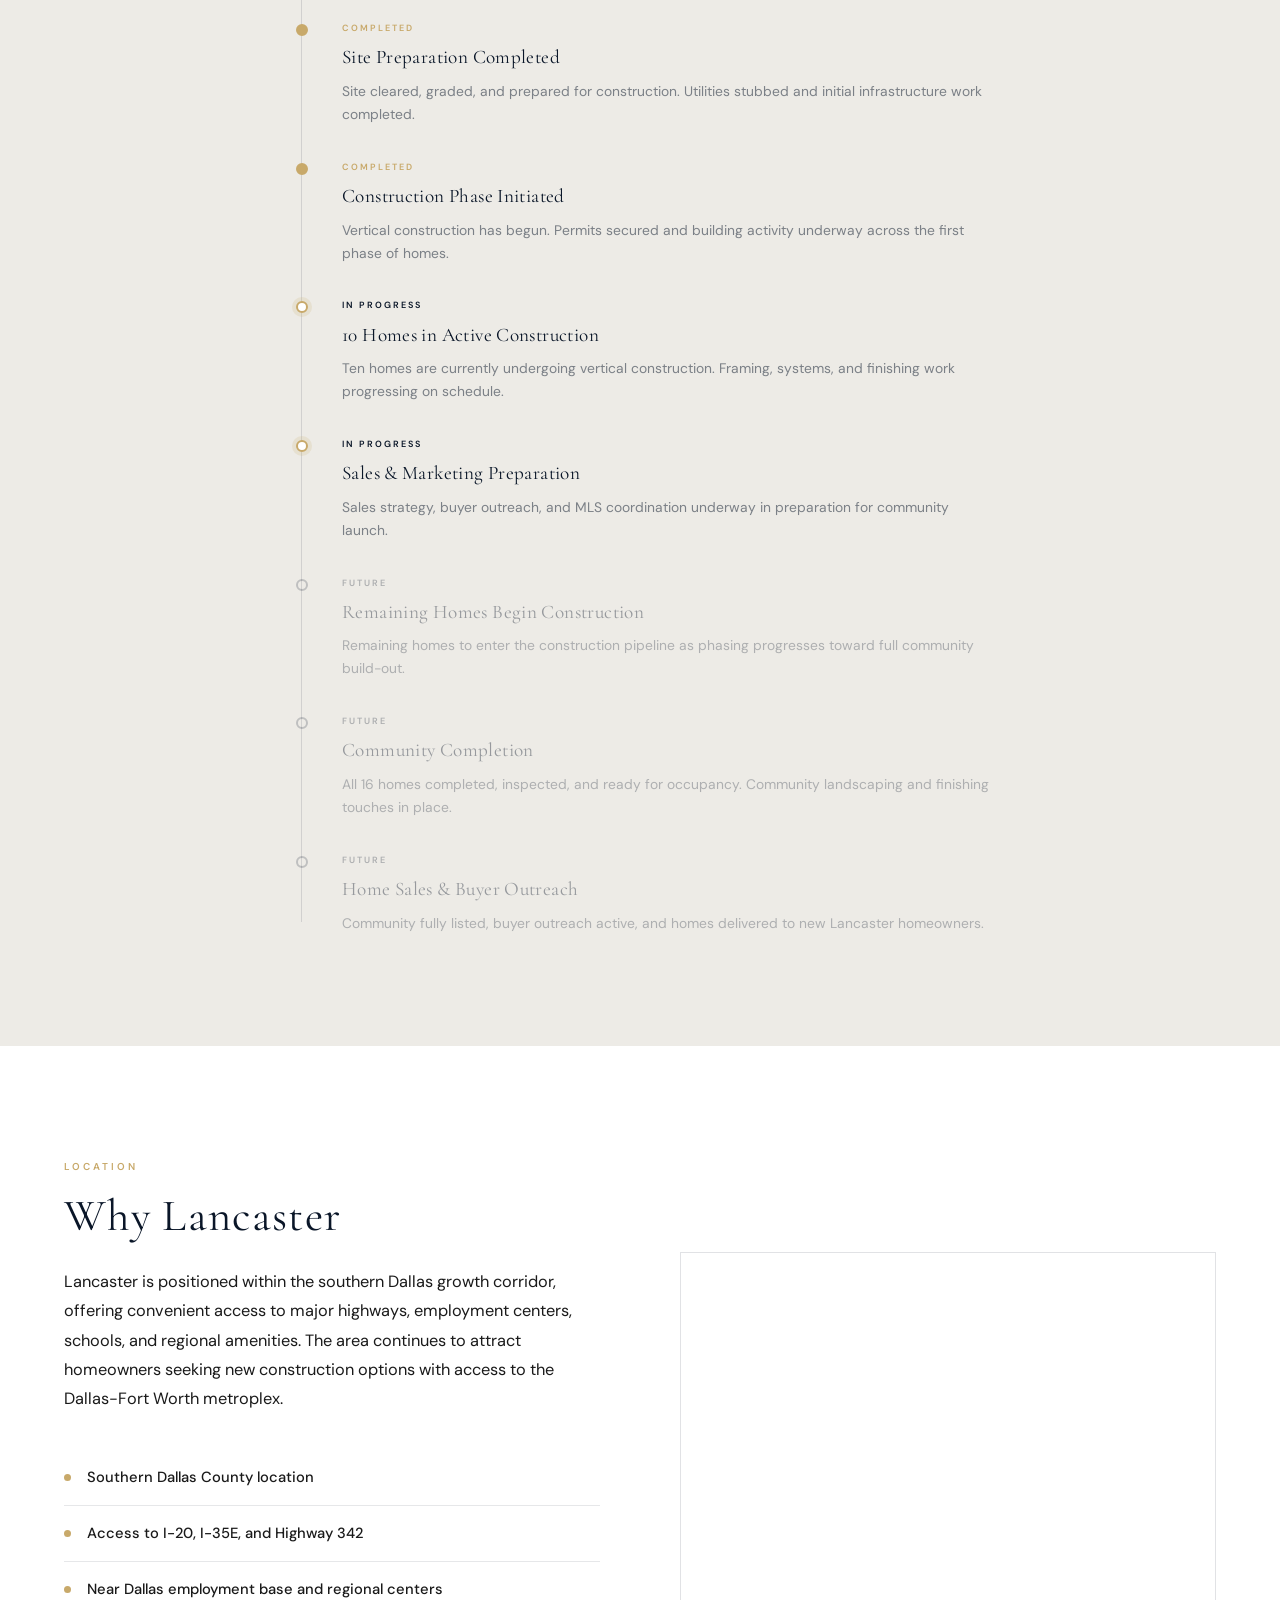
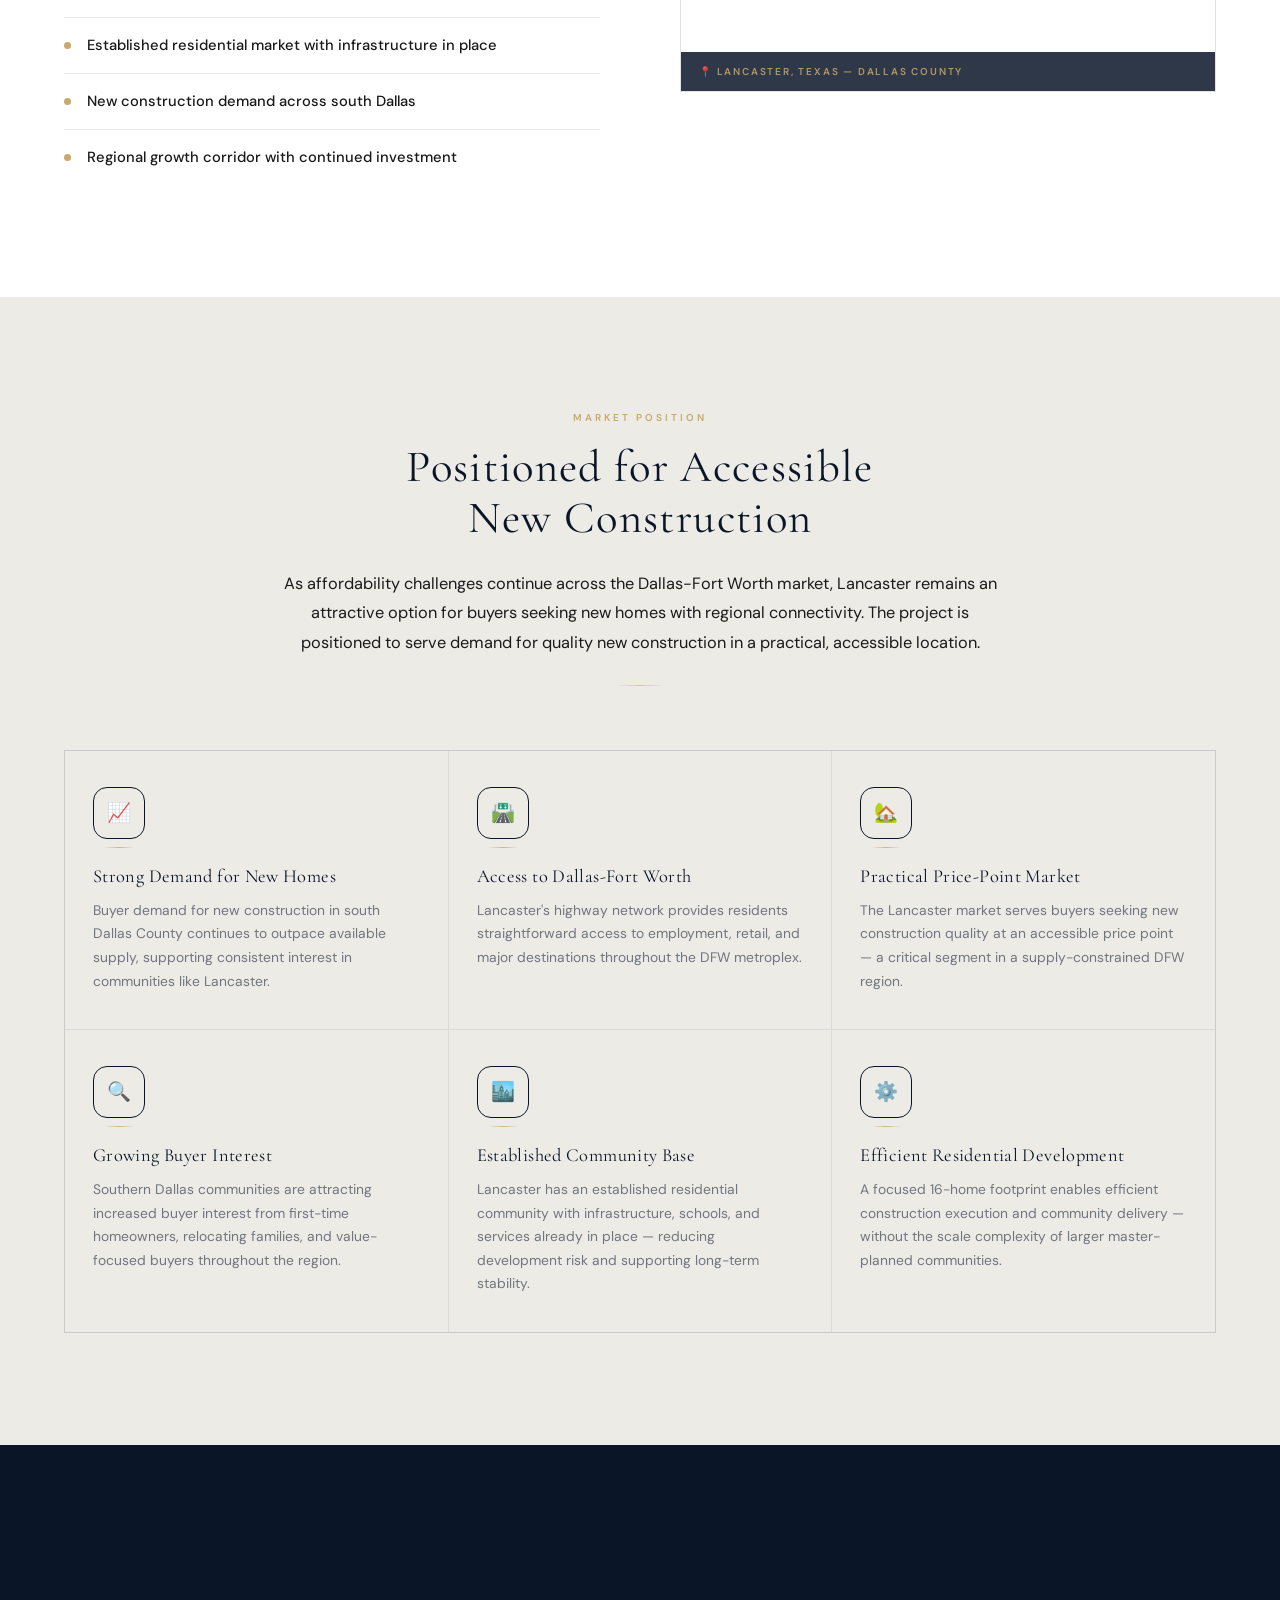
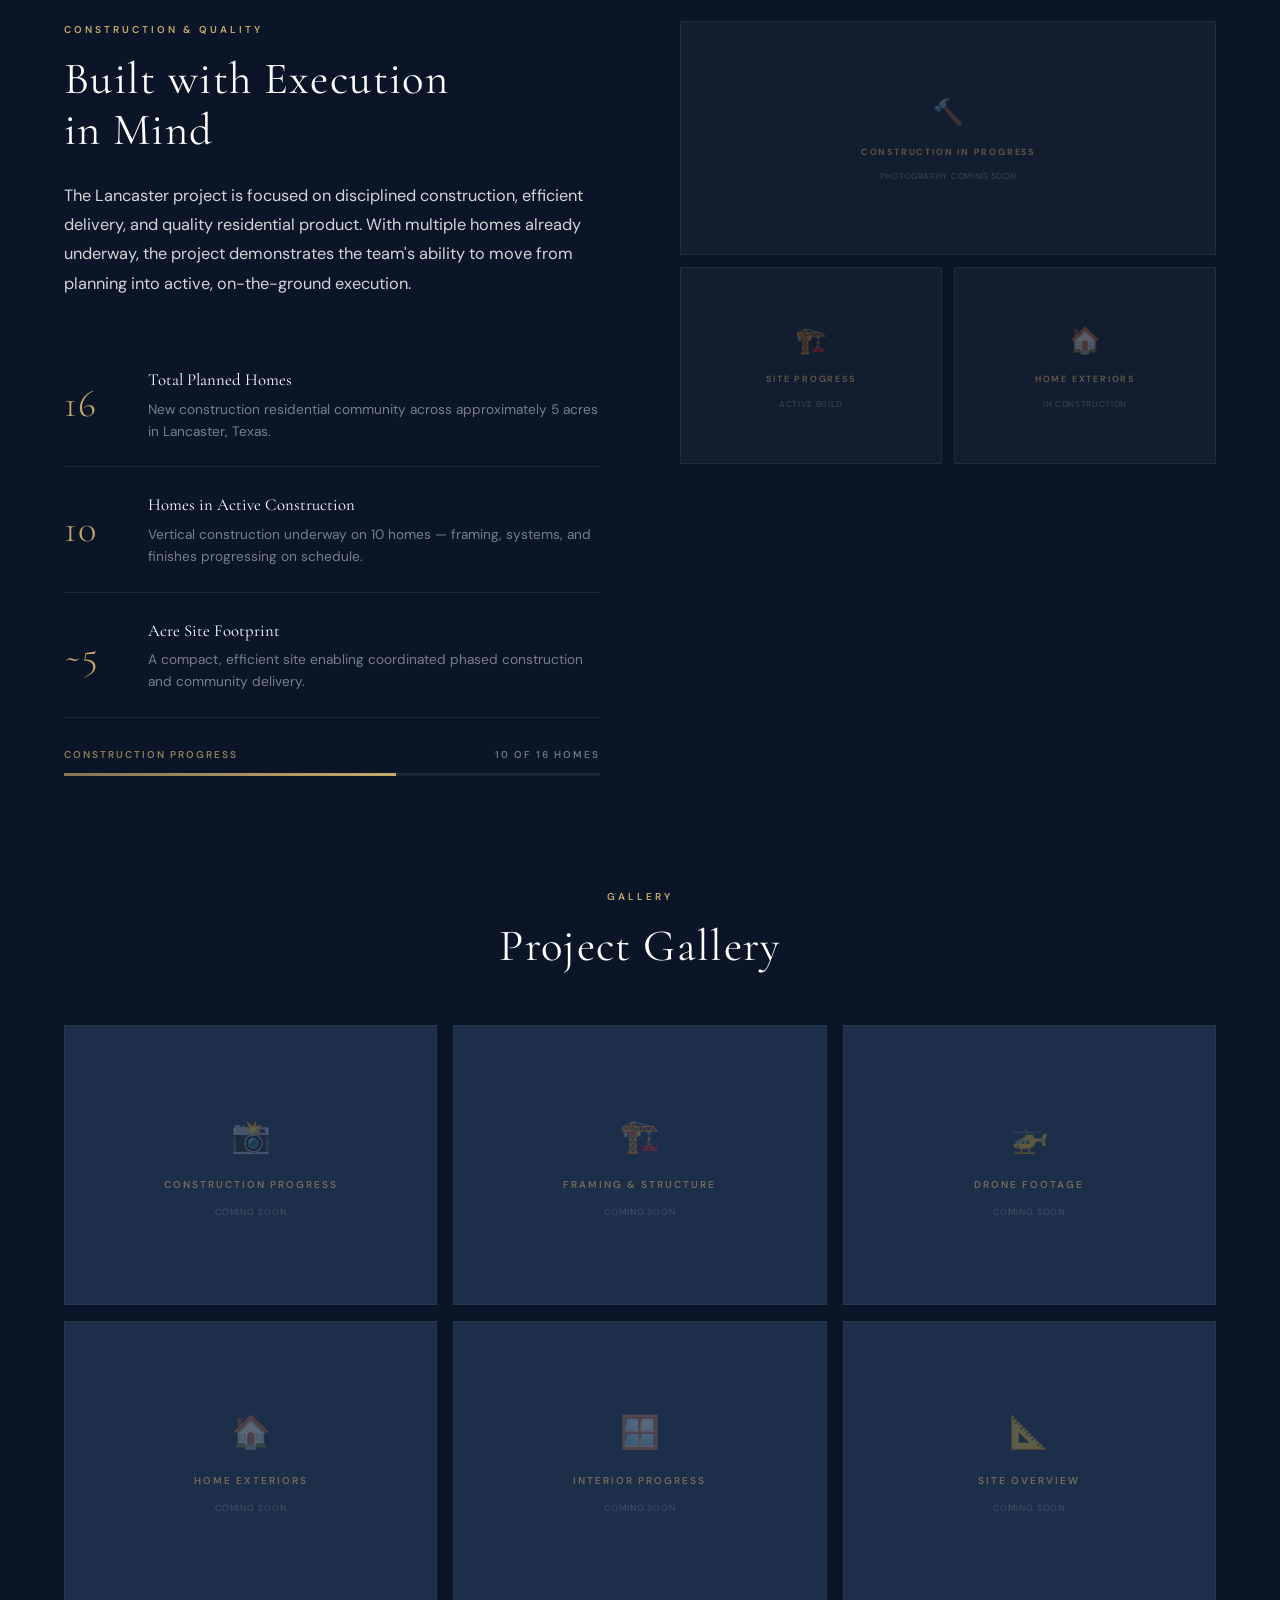
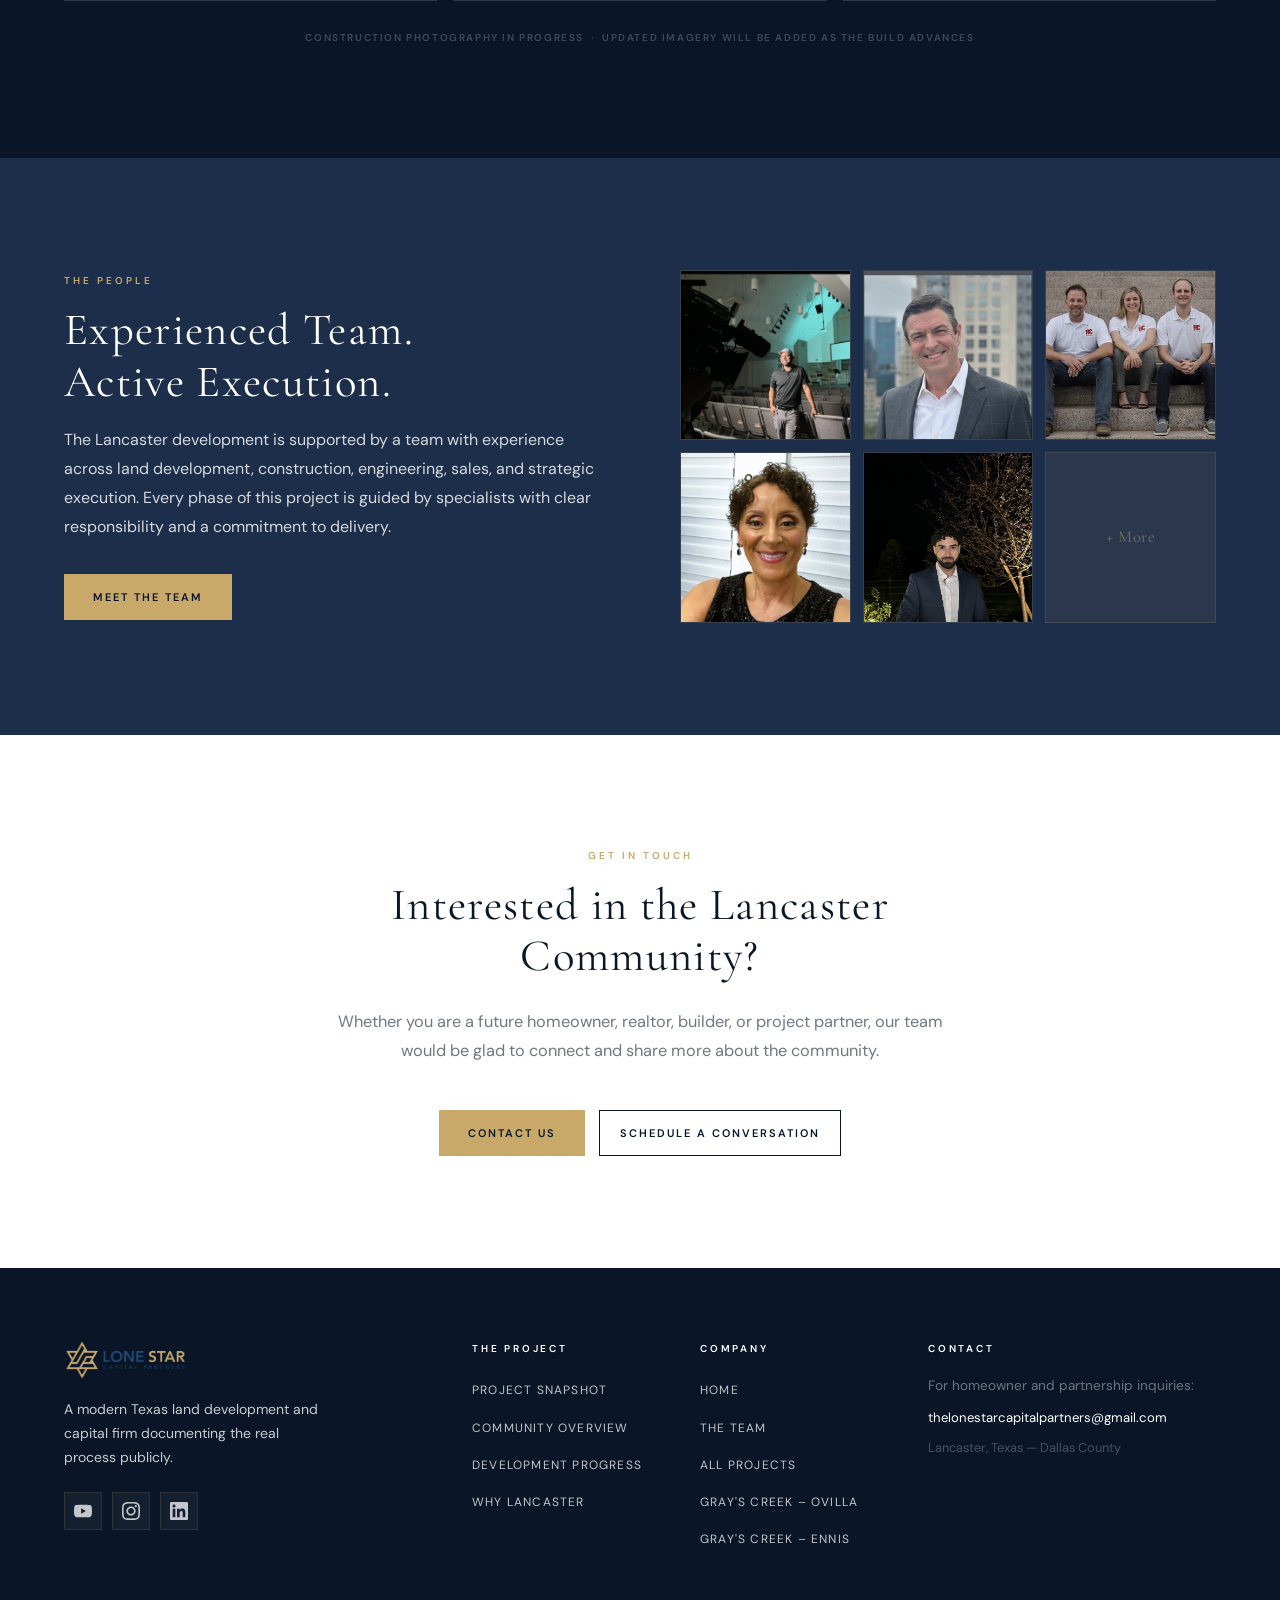
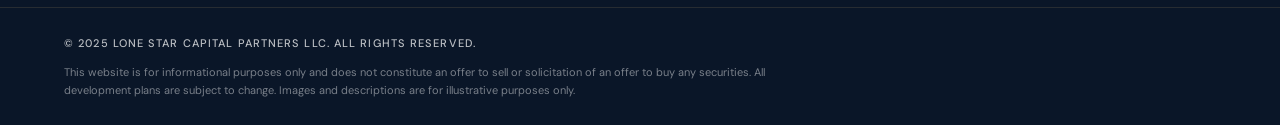
<file: lancaster.html>
<!DOCTYPE html>
<html lang="en">
<head>
  <meta charset="UTF-8">
  <meta name="viewport" content="width=device-width, initial-scale=1.0">
  <link rel="icon" type="image/png" href="favicon.png">
  <link rel="apple-touch-icon" href="apple-touch-icon.png">
  <title>Lancaster Residential Community | Lone Star Capital Partners</title>
  <link rel="preconnect" href="https://fonts.googleapis.com">
  <link rel="preconnect" href="https://fonts.gstatic.com" crossorigin>
  <link href="https://fonts.googleapis.com/css2?family=Cormorant+Garamond:wght@300;400;500;600&family=DM+Sans:wght@300;400;500;600;700&display=swap" rel="stylesheet">
  <link rel="stylesheet" href="styles.css">
  <style>
    :root { --sp-xl: 112px; }

    /* ── Hero ── */
    .lc-hero {
      position: relative;
      height: 100vh; min-height: 680px;
      display: flex; flex-direction: column;
      align-items: center; justify-content: center;
      overflow: hidden; background: #091522;
    }
    .lc-hero-bg {
      position: absolute; inset: 0;
      background: linear-gradient(
        135deg,
        #091522 0%,
        #0e1f36 40%,
        #111c2e 70%,
        #0a1420 100%
      );
    }
    .lc-hero-grid {
      position: absolute; inset: 0;
      background-image:
        linear-gradient(rgba(200,169,106,0.04) 1px, transparent 1px),
        linear-gradient(90deg, rgba(200,169,106,0.04) 1px, transparent 1px);
      background-size: 72px 72px;
      mask-image: radial-gradient(ellipse 80% 70% at 50% 50%, black, transparent);
      -webkit-mask-image: radial-gradient(ellipse 80% 70% at 50% 50%, black, transparent);
    }
    /* Diagonal accent lines */
    .lc-hero-accent {
      position: absolute; inset: 0; overflow: hidden; pointer-events: none;
    }
    .lc-hero-accent::before {
      content: '';
      position: absolute;
      top: 0; right: 20%;
      width: 1px; height: 100%;
      background: linear-gradient(to bottom, transparent 5%, rgba(200,169,106,0.06) 40%, rgba(200,169,106,0.1) 60%, transparent 95%);
    }
    .lc-hero-accent::after {
      content: '';
      position: absolute;
      top: 0; left: 20%;
      width: 1px; height: 100%;
      background: linear-gradient(to bottom, transparent 5%, rgba(200,169,106,0.06) 40%, rgba(200,169,106,0.1) 60%, transparent 95%);
    }
    /* Status badge */
    .lc-status-badge {
      display: inline-flex; align-items: center; gap: 8px;
      background: rgba(200,169,106,0.08);
      border: 0.5px solid rgba(200,169,106,0.25);
      padding: 6px 16px;
      margin-bottom: 36px;
      position: relative;
    }
    .lc-status-dot {
      width: 7px; height: 7px; border-radius: 50%;
      background: #C8A96A;
      box-shadow: 0 0 0 3px rgba(200,169,106,0.18);
      animation: pulseGold 2s ease infinite;
      flex-shrink: 0;
    }
    .lc-status-text {
      font-family: var(--fb); font-size: 10px; font-weight: 600;
      letter-spacing: 0.22em; text-transform: uppercase; color: rgba(200,169,106,0.85);
    }
    @keyframes pulseGold {
      0%,100% { box-shadow: 0 0 0 3px rgba(200,169,106,0.18); }
      50%      { box-shadow: 0 0 0 6px rgba(200,169,106,0.07); }
    }
    @keyframes scanDown {
      0%   { transform: scaleY(0); transform-origin: top; }
      50%  { transform: scaleY(1); transform-origin: top; }
      51%  { transform: scaleY(1); transform-origin: bottom; }
      100% { transform: scaleY(0); transform-origin: bottom; }
    }
    .lc-hero-content {
      position: relative; z-index: 2;
      text-align: center; padding: 0 32px;
    }
    .lc-eyebrow {
      display: flex; align-items: center; gap: 20px;
      justify-content: center; margin-bottom: 32px;
    }
    .lc-ey-line { width: 40px; height: 1px; background: rgba(200,169,106,0.4); }
    .lc-ey-text {
      font-family: var(--fb); font-size: 11px; font-weight: 600;
      letter-spacing: 0.28em; text-transform: uppercase;
      color: rgba(200,169,106,0.75);
    }
    .lc-hero h1 {
      font-family: var(--fh);
      font-size: clamp(2.6rem, 5.5vw, 5rem);
      font-weight: 400; letter-spacing: 0.03em; line-height: 1.1;
      color: #FFFFFF; margin-bottom: 20px;
    }
    .lc-hero-rule {
      width: 56px; height: 1px; margin: 0 auto 24px;
      background: linear-gradient(to right, transparent, rgba(200,169,106,0.7), transparent);
    }
    .lc-hero-subtitle {
      font-family: var(--fh);
      font-size: clamp(1.05rem, 1.9vw, 1.35rem);
      font-weight: 300; letter-spacing: 0.03em;
      color: rgba(255,255,255,0.82);
      max-width: 620px; margin: 0 auto 14px; line-height: 1.55;
    }
    .lc-hero-text {
      font-family: var(--fb);
      font-size: 0.98rem; color: rgba(255,255,255,0.55);
      max-width: 520px; margin: 0 auto 44px; line-height: 1.82;
    }
    .lc-hero-ctas { display: flex; gap: 14px; justify-content: center; flex-wrap: wrap; }
    .lc-hero-foot {
      position: absolute; bottom: 0; left: 0; right: 0; z-index: 2;
      padding: 0 56px 40px;
      display: flex; justify-content: space-between; align-items: flex-end;
    }
    .lc-loc-tag {
      display: flex; align-items: center; gap: 10px;
      font-family: var(--fb); font-size: 10px; font-weight: 600;
      letter-spacing: 0.18em; text-transform: uppercase;
      color: rgba(255,255,255,0.38);
    }
    .lc-loc-dot { width: 6px; height: 6px; border-radius: 50%; background: #C8A96A; }
    .lc-scroll-cue { display: flex; flex-direction: column; align-items: center; gap: 8px; }
    .lc-scroll-label {
      font-family: var(--fb); font-size: 9px; font-weight: 600;
      letter-spacing: 0.2em; text-transform: uppercase;
      color: rgba(255,255,255,0.28); writing-mode: vertical-rl;
    }
    .lc-scroll-line {
      width: 1px; height: 44px;
      background: linear-gradient(to bottom, rgba(200,169,106,0.5), transparent);
      animation: scanDown 2.4s ease infinite;
    }

    /* ── Section wrappers ── */
    .lc-section      { padding: var(--sp-xl) 0; background: #FFFFFF; }
    .lc-section-warm { padding: var(--sp-xl) 0; background: #F5F3EF; }
    .lc-section-alt  { padding: var(--sp-xl) 0; background: #EDEBE6; }
    .lc-section-dark { padding: var(--sp-xl) 0; background: #0A1628; }
    .lc-section-mid  { padding: var(--sp-xl) 0; background: #1C2E4A; }

    .lc-center  { text-align: center; }
    .lc-max-prose { max-width: 720px; margin: 0 auto; }

    .lc-label {
      display: block; font-family: var(--fb); font-size: 10px; font-weight: 600;
      letter-spacing: 0.3em; text-transform: uppercase;
      color: #C8A96A; margin-bottom: 16px;
    }
    .lc-h2 {
      font-family: var(--fh);
      font-size: clamp(2rem, 3.5vw, 3rem);
      font-weight: 400; letter-spacing: 0.03em; line-height: 1.15;
      color: #0A1628; margin-bottom: 24px;
    }
    .lc-h2-white { color: #FFFFFF; }
    .lc-lead { font-family: var(--fb); font-size: 1.02rem; color: #1A1A1A; line-height: 1.8; }
    .lc-lead-white { color: rgba(255,255,255,0.82); }
    .lc-rule-center {
      width: 48px; height: 1px; margin: 28px auto 0;
      background: linear-gradient(to right, transparent, rgba(200,169,106,0.6), transparent);
    }

    /* ── Snapshot metric cards ── */
    .lc-snapshot-grid {
      display: grid; grid-template-columns: repeat(4, 1fr);
      gap: 1px; background: rgba(10,22,40,0.1);
      border: 1px solid rgba(10,22,40,0.1);
      overflow: hidden; margin-top: 64px;
    }
    .lc-metric {
      background: #FFFFFF; padding: 42px 28px 38px;
      text-align: center;
      display: flex; flex-direction: column; align-items: center;
      transition: background 0.28s ease;
    }
    .lc-metric:hover { background: #F5F3EF; }
    .lc-metric-val {
      font-family: var(--fh); font-size: 3rem; font-weight: 300;
      color: #0A1628; letter-spacing: 0.02em; line-height: 1;
      margin-bottom: 10px;
    }
    .lc-metric-rule {
      width: 36px; height: 1px; margin-bottom: 14px;
      background: linear-gradient(to right, transparent, rgba(200,169,106,0.7), transparent);
    }
    .lc-metric-label {
      font-family: var(--fb); font-size: 10px; font-weight: 600;
      letter-spacing: 0.22em; text-transform: uppercase;
      color: rgba(10,22,40,0.45);
    }
    .lc-metric-sub {
      font-family: var(--fb); font-size: 0.78rem;
      color: rgba(10,22,40,0.32); margin-top: 6px; line-height: 1.5;
    }

    /* ── Feature cards ── */
    .lc-card-grid {
      display: grid; grid-template-columns: repeat(3, 1fr);
      gap: 1px; background: rgba(10,22,40,0.08);
      border: 1px solid rgba(10,22,40,0.08);
      overflow: hidden; margin-top: 64px;
    }
    .lc-card {
      background: #FFFFFF; padding: 36px 28px;
      display: flex; flex-direction: column;
      transition: background 0.28s ease;
    }
    .lc-card:hover { background: #F5F3EF; }
    .lc-card-icon {
      width: 52px; height: 52px;
      background: #F5F3EF; border: 1.5px solid #0A1628;
      border-radius: 14px;
      display: flex; align-items: center; justify-content: center;
      font-size: 1.2rem; margin-bottom: 26px; position: relative; flex-shrink: 0;
    }
    .lc-card-icon::after {
      content: ''; position: absolute; bottom: -10px; left: 50%;
      transform: translateX(-50%);
      width: 30px; height: 1px;
      background: linear-gradient(to right, transparent, rgba(200,169,106,0.8), transparent);
    }
    .lc-card h3 {
      font-family: var(--fh); font-size: 1.15rem; font-weight: 400;
      color: #0A1628; letter-spacing: 0.02em; line-height: 1.3; margin-bottom: 10px;
    }
    .lc-card p {
      font-family: var(--fb); font-size: 0.865rem;
      color: rgba(10,22,40,0.55); line-height: 1.7;
    }

    /* alt bg cards */
    .lc-card-grid--alt .lc-card { background: #EDEBE6; }
    .lc-card-grid--alt .lc-card:hover { background: #E5E2DD; }
    .lc-card-grid--alt .lc-card-icon { background: #EDEBE6; }

    /* warm bg cards */
    .lc-card-grid--warm .lc-card { background: #F5F3EF; }
    .lc-card-grid--warm .lc-card:hover { background: #EDEBE6; }
    .lc-card-grid--warm .lc-card-icon { background: #F5F3EF; }

    /* ── Progress visuals section ── */
    .lc-progress-inner {
      display: grid; grid-template-columns: 1fr 1fr; gap: 80px; align-items: start; margin-top: 64px;
    }
    .lc-construction-stat {
      display: flex; gap: 20px; align-items: center;
      padding: 24px 0; border-bottom: 0.5px solid rgba(255,255,255,0.08);
    }
    .lc-construction-stat:first-child { padding-top: 0; }
    .lc-construction-stat:last-child { border-bottom: none; }
    .lc-stat-num {
      font-family: var(--fh); font-size: 2.4rem; font-weight: 300;
      color: #C8A96A; letter-spacing: 0.03em; line-height: 1; flex-shrink: 0; min-width: 64px;
    }
    .lc-stat-info {}
    .lc-stat-title {
      font-family: var(--fh); font-size: 1.05rem; font-weight: 400;
      color: #FFFFFF; margin-bottom: 4px;
    }
    .lc-stat-desc {
      font-family: var(--fb); font-size: 0.855rem;
      color: rgba(255,255,255,0.45); line-height: 1.6;
    }
    .lc-construction-bar {
      margin-top: 28px;
    }
    .lc-bar-label {
      display: flex; justify-content: space-between; align-items: center;
      margin-bottom: 10px;
      font-family: var(--fb); font-size: 10px; font-weight: 600;
      letter-spacing: 0.2em; text-transform: uppercase;
    }
    .lc-bar-label span:first-child { color: rgba(200,169,106,0.7); }
    .lc-bar-label span:last-child { color: rgba(255,255,255,0.4); }
    .lc-bar-track {
      height: 3px; background: rgba(255,255,255,0.07); position: relative; overflow: hidden;
    }
    .lc-bar-fill {
      height: 100%; background: linear-gradient(to right, rgba(200,169,106,0.6), #C8A96A);
      transition: width 1.2s ease;
    }
    .lc-vision-tiles {
      display: grid; grid-template-columns: 1fr 1fr; gap: 12px;
    }
    .lc-ph-tile {
      aspect-ratio: 4/3;
      background: rgba(255,255,255,0.03);
      border: 0.5px solid rgba(200,169,106,0.1);
      display: flex; flex-direction: column;
      align-items: center; justify-content: center; gap: 10px;
      transition: background 0.3s ease;
    }
    .lc-ph-tile:hover { background: rgba(200,169,106,0.04); }
    .lc-ph-tile-icon { font-size: 1.6rem; opacity: 0.3; }
    .lc-ph-tile-label {
      font-family: var(--fb); font-size: 9px; font-weight: 600;
      letter-spacing: 0.2em; text-transform: uppercase;
      color: rgba(200,169,106,0.45);
    }
    .lc-ph-tile-sub {
      font-family: var(--fb); font-size: 8.5px;
      color: rgba(255,255,255,0.18); letter-spacing: 0.08em; text-transform: uppercase;
    }
    .lc-ph-tile--tall {
      grid-column: span 2; aspect-ratio: 16/7;
    }

    /* ── Timeline ── */
    .lc-timeline {
      display: flex; flex-direction: column; gap: 0;
      max-width: 700px; margin: 60px auto 0;
      position: relative;
    }
    .lc-timeline::before {
      content: ''; position: absolute;
      top: 12px; bottom: 12px; left: 11px;
      width: 1px; background: rgba(10,22,40,0.12);
    }
    .lc-tl-item {
      display: flex; gap: 28px; align-items: flex-start;
      padding: 0 0 34px; position: relative; z-index: 1;
    }
    .lc-tl-item:last-child { padding-bottom: 0; }
    .lc-tl-dot-col { flex-shrink: 0; width: 24px; padding-top: 3px; display: flex; justify-content: center; }
    .lc-tl-dot { width: 12px; height: 12px; border-radius: 50%; }
    .lc-tl-dot--done   { background: #C8A96A; border: 2px solid #C8A96A; }
    .lc-tl-dot--now    { background: #FFF; border: 2.5px solid #C8A96A;
                          box-shadow: 0 0 0 4px rgba(200,169,106,0.18);
                          animation: pulseGold 2s ease infinite; }
    .lc-tl-dot--future { background: transparent; border: 2px solid rgba(10,22,40,0.2); }
    .lc-tl-body { flex: 1; }
    .lc-tl-status {
      font-family: var(--fb); font-size: 9px; font-weight: 600;
      letter-spacing: 0.22em; text-transform: uppercase; margin-bottom: 5px;
    }
    .lc-tl-status--done   { color: #C8A96A; }
    .lc-tl-status--now    { color: #0A1628; }
    .lc-tl-status--future { color: rgba(10,22,40,0.28); }
    .lc-tl-title {
      font-family: var(--fh); font-size: 1.2rem; font-weight: 400;
      color: #0A1628; letter-spacing: 0.02em; margin-bottom: 6px;
    }
    .lc-tl-title--future { color: rgba(10,22,40,0.38); }
    .lc-tl-desc {
      font-family: var(--fb); font-size: 0.865rem;
      color: rgba(10,22,40,0.5); line-height: 1.65;
    }
    .lc-tl-desc--future { color: rgba(10,22,40,0.28); }

    /* ── Location ── */
    .lc-location-inner {
      display: grid; grid-template-columns: 1fr 1fr;
      gap: 80px; align-items: center;
    }
    .lc-highlights { display: flex; flex-direction: column; margin-top: 36px; }
    .lc-hi-item {
      display: flex; align-items: center; gap: 16px;
      padding: 15px 0; border-bottom: 0.5px solid rgba(10,22,40,0.1);
    }
    .lc-hi-item:last-child { border-bottom: none; }
    .lc-hi-dot { width: 7px; height: 7px; border-radius: 50%; background: #C8A96A; flex-shrink: 0; }
    .lc-hi-text { font-family: var(--fb); font-size: 0.92rem; color: #1A1A1A; font-weight: 500; }
    .lc-map-wrap {
      position: relative; overflow: hidden;
      border: 0.5px solid rgba(10,22,40,0.12); height: 440px;
    }
    .lc-map-wrap iframe { width: 100%; height: 100%; border: none; display: block; filter: grayscale(12%); }
    .lc-map-label {
      position: absolute; bottom: 0; left: 0; right: 0;
      padding: 11px 18px; background: rgba(10,22,40,0.85);
      font-family: var(--fb); font-size: 10px; font-weight: 600;
      letter-spacing: 0.18em; text-transform: uppercase; color: rgba(200,169,106,0.85);
    }

    /* ── Gallery ── */
    .lc-gallery-grid {
      display: grid; grid-template-columns: repeat(3, 1fr); gap: 16px; margin-top: 52px;
    }
    .lc-gallery-tile {
      position: relative; overflow: hidden; aspect-ratio: 4/3;
      background: #1C2E4A;
      border: 0.5px solid rgba(200,169,106,0.08);
      display: flex; flex-direction: column;
      align-items: center; justify-content: center; gap: 12px;
      transition: background 0.3s ease;
    }
    .lc-gallery-tile:hover { background: #1f3454; }
    .lc-gal-icon { font-size: 2rem; opacity: 0.28; }
    .lc-gal-label {
      font-family: var(--fb); font-size: 10px; font-weight: 600;
      letter-spacing: 0.2em; text-transform: uppercase;
      color: rgba(200,169,106,0.5);
    }
    .lc-gal-sub {
      font-family: var(--fb); font-size: 9px;
      color: rgba(255,255,255,0.18); letter-spacing: 0.1em; text-transform: uppercase;
    }
    .lc-gallery-tile img {
      width: 100%; height: 100%; object-fit: cover; display: block;
      transition: transform 0.55s ease; position: absolute; inset: 0;
    }
    .lc-gallery-tile:hover img { transform: scale(1.05); }
    .lc-gal-caption {
      position: absolute; bottom: 0; left: 0; right: 0;
      padding: 10px 14px;
      background: linear-gradient(to top, rgba(10,22,40,0.75), transparent);
      font-family: var(--fb); font-size: 9px; font-weight: 600;
      letter-spacing: 0.18em; text-transform: uppercase;
      color: rgba(200,169,106,0.85);
    }
    .lc-gallery-coming-note {
      margin-top: 28px; text-align: center;
      font-family: var(--fb); font-size: 10px; font-weight: 600;
      letter-spacing: 0.16em; text-transform: uppercase;
      color: rgba(255,255,255,0.22);
    }

    /* ── Team ── */
    .lc-team-inner {
      display: grid; grid-template-columns: 1fr 1fr;
      gap: 80px; align-items: center;
    }
    .lc-team-text h2 { color: #FFFFFF; margin-bottom: 18px; }
    .lc-team-text p {
      font-family: var(--fb); font-size: 1rem;
      color: rgba(255,255,255,0.82); line-height: 1.8; margin-bottom: 32px;
    }
    .lc-team-faces {
      display: grid; grid-template-columns: repeat(3, 1fr); gap: 12px;
    }
    .lc-face {
      aspect-ratio: 1/1; overflow: hidden;
      background: #1C2E4A; border: 0.5px solid rgba(200,169,106,0.15);
    }
    .lc-face img {
      width: 100%; height: 100%; object-fit: cover;
      object-position: center top; display: block;
      filter: grayscale(20%); transition: filter 0.3s ease;
    }
    .lc-face:hover img { filter: grayscale(0); }

    /* ── Contact ── */
    .lc-contact-inner { max-width: 620px; margin: 0 auto; text-align: center; }
    .lc-contact-inner p {
      font-family: var(--fb); font-size: 1.02rem;
      color: rgba(10,22,40,0.58); line-height: 1.8; margin-bottom: 44px;
    }
    .lc-contact-ctas { display: flex; gap: 14px; justify-content: center; flex-wrap: wrap; }

    /* ── Responsive ── */
    @media (max-width: 1024px) {
      .lc-snapshot-grid { grid-template-columns: repeat(2, 1fr); }
      .lc-card-grid  { grid-template-columns: repeat(2, 1fr); }
      .lc-progress-inner { grid-template-columns: 1fr; gap: 56px; }
      .lc-location-inner { grid-template-columns: 1fr; gap: 52px; }
      .lc-map-wrap { height: 380px; }
      .lc-team-inner { grid-template-columns: 1fr; gap: 52px; }
      .lc-gallery-grid { grid-template-columns: repeat(2, 1fr); }
    }
    @media (max-width: 768px) {
      :root { --sp-xl: 72px; }
      .lc-hero h1 { font-size: 2.4rem; }
      .lc-snapshot-grid { grid-template-columns: repeat(2, 1fr); }
      .lc-card-grid { grid-template-columns: 1fr; }
      .lc-gallery-grid { grid-template-columns: 1fr 1fr; }
      .lc-hero-foot { padding: 0 24px 28px; }
      .lc-hero-ctas { flex-direction: column; align-items: center; }
      .lc-hero-ctas .btn { width: 100%; max-width: 300px; justify-content: center; }
      .lc-vision-tiles { grid-template-columns: 1fr; }
      .lc-ph-tile--tall { grid-column: auto; aspect-ratio: 4/3; }
    }
    @media (max-width: 480px) {
      .lc-snapshot-grid { grid-template-columns: 1fr 1fr; }
      .lc-gallery-grid { grid-template-columns: 1fr; }
    }
  </style>
</head>
<body>

  <!-- NAVIGATION -->
  <nav class="navbar" id="navbar">
    <div class="nav-container">
      <a href="index.html" class="nav-logo">
        <img src="logo.png" alt="Lone Star Capital Partners" class="nav-logo-img">
      </a>
      <ul class="nav-links" id="navLinks">
        <li><a href="index.html#process">Process</a></li>
        <li class="has-dropdown">
          <a href="index.html#projects">Projects <span class="dd-chevron">▼</span></a>
          <div class="nav-dropdown">
            <div class="nav-dd-header">
              <span>Active Portfolio</span>
              <a href="index.html#projects">View All →</a>
            </div>
            <a href="grays-creek-ennis.html" class="nav-dd-item">
              <span class="nav-dd-dot nav-dd-dot--active"></span>
              <span class="nav-dd-info">
                <span class="nav-dd-name">Gray's Creek – Ennis</span>
                <span class="nav-dd-loc">Ennis, Texas &nbsp;·&nbsp; 60+ Homes Planned</span>
              </span>
              <span class="nav-dd-arrow">↗</span>
            </a>
            <a href="grays-creek-ovilla.html" class="nav-dd-item">
              <span class="nav-dd-dot nav-dd-dot--active"></span>
              <span class="nav-dd-info">
                <span class="nav-dd-name">Gray's Creek – Ovilla</span>
                <span class="nav-dd-loc">Ovilla, Texas &nbsp;·&nbsp; 27 One-Acre Lots</span>
              </span>
              <span class="nav-dd-arrow">↗</span>
            </a>
            <a href="lancaster.html" class="nav-dd-item">
              <span class="nav-dd-dot nav-dd-dot--active"></span>
              <span class="nav-dd-info">
                <span class="nav-dd-name">Lancaster Residential Community</span>
                <span class="nav-dd-loc">Lancaster, Texas &nbsp;·&nbsp; 16 Homes</span>
              </span>
              <span class="nav-dd-arrow">↗</span>
            </a>
            <a href="index.html#projects" class="nav-dd-item">
              <span class="nav-dd-dot nav-dd-dot--active"></span>
              <span class="nav-dd-info">
                <span class="nav-dd-name">Mansfield Community</span>
                <span class="nav-dd-loc">Mansfield, Texas &nbsp;·&nbsp; 12 Luxury Homes</span>
              </span>
            </a>
          </div>
        </li>
        <li><a href="index.html#transparency">Transparency</a></li>
        <li><a href="index.html#about">About</a></li>
        <li><a href="team.html">Team</a></li>
        <li><a href="index.html#invest" class="nav-inquiry-mobile">Investor Inquiries</a></li>
      </ul>
      <a href="index.html#invest" class="nav-inquiry">Investor Inquiries</a>
      <button class="hamburger" id="hamburger" aria-label="Open menu">
        <span></span><span></span><span></span>
      </button>
    </div>
  </nav>

  <!-- ══ SECTION 1 — HERO ══ -->
  <section class="lc-hero" id="home">
    <div class="lc-hero-bg"></div>
    <div class="lc-hero-grid"></div>
    <div class="lc-hero-accent"></div>

    <div class="lc-hero-content" data-animate>
      <div class="lc-status-badge">
        <span class="lc-status-dot"></span>
        <span class="lc-status-text">Active Construction &nbsp;·&nbsp; 10 Homes Underway</span>
      </div>
      <div class="lc-eyebrow">
        <span class="lc-ey-line"></span>
        <span class="lc-ey-text">Lancaster, Texas &nbsp;·&nbsp; Dallas County</span>
        <span class="lc-ey-line"></span>
      </div>
      <h1>Lancaster Residential<br>Community</h1>
      <div class="lc-hero-rule"></div>
      <p class="lc-hero-subtitle">A 16-home residential development on approximately 5 acres in Lancaster, Texas.</p>
      <p class="lc-hero-text">Located in the southern Dallas growth corridor, the Lancaster community is designed to deliver quality new homes in a well-connected residential market.</p>
      <div class="lc-hero-ctas">
        <a href="#community" class="btn btn-gold">View Community</a>
        <a href="#contact" class="btn btn-ghost">Contact Us</a>
      </div>
    </div>

    <div class="lc-hero-foot">
      <div class="lc-loc-tag">
        <span class="lc-loc-dot"></span>
        Lancaster Residential Community &nbsp;·&nbsp; Lancaster, TX &nbsp;·&nbsp; Dallas County
      </div>
      <div class="lc-scroll-cue">
        <span class="lc-scroll-label">Scroll</span>
        <div class="lc-scroll-line"></div>
      </div>
    </div>
  </section>

  <!-- ══ SECTION 2 — PROJECT SNAPSHOT ══ -->
  <section class="lc-section" id="snapshot">
    <div class="container">
      <div class="lc-center lc-max-prose" data-animate>
        <span class="lc-label">Project Snapshot</span>
        <h2 class="lc-h2">The Numbers at a Glance</h2>
      </div>
      <div class="lc-snapshot-grid">
        <div class="lc-metric" data-animate>
          <div class="lc-metric-val">Lancaster</div>
          <div class="lc-metric-rule"></div>
          <div class="lc-metric-label">Location</div>
          <div class="lc-metric-sub">Dallas County, Texas</div>
        </div>
        <div class="lc-metric" data-animate>
          <div class="lc-metric-val">~5</div>
          <div class="lc-metric-rule"></div>
          <div class="lc-metric-label">Site Size</div>
          <div class="lc-metric-sub">Acres</div>
        </div>
        <div class="lc-metric" data-animate>
          <div class="lc-metric-val">16</div>
          <div class="lc-metric-rule"></div>
          <div class="lc-metric-label">Planned Homes</div>
          <div class="lc-metric-sub">New Construction</div>
        </div>
        <div class="lc-metric" data-animate>
          <div class="lc-metric-val">10</div>
          <div class="lc-metric-rule"></div>
          <div class="lc-metric-label">Current Status</div>
          <div class="lc-metric-sub">Homes in Process</div>
        </div>
      </div>
    </div>
  </section>

  <!-- ══ SECTION 3 — COMMUNITY OVERVIEW ══ -->
  <section class="lc-section-warm" id="community">
    <div class="container">
      <div class="lc-center lc-max-prose" data-animate>
        <span class="lc-label">Community Overview</span>
        <h2 class="lc-h2">A New Residential Community<br>in Lancaster</h2>
        <p class="lc-lead">The Lancaster development is planned as a 16-home residential community focused on quality construction, efficient execution, and accessibility to the broader Dallas-Fort Worth market. With 10 homes currently in the process of construction, the project represents an active phase of growth within the team's development pipeline.</p>
        <div class="lc-rule-center"></div>
      </div>
      <div class="lc-card-grid lc-card-grid--warm">
        <div class="lc-card" data-animate>
          <div class="lc-card-icon">🏘️</div>
          <h3>16-Home Residential Community</h3>
          <p>A focused residential development bringing 16 new construction homes to an established Lancaster neighborhood.</p>
        </div>
        <div class="lc-card" data-animate>
          <div class="lc-card-icon">📐</div>
          <h3>Approximately 5-Acre Site</h3>
          <p>A compact, efficient 5-acre footprint designed for practical residential density in a well-connected location.</p>
        </div>
        <div class="lc-card" data-animate>
          <div class="lc-card-icon">🔨</div>
          <h3>New Construction Homes</h3>
          <p>Every home in the community is built new — delivering modern finishes, efficient layouts, and move-in ready product.</p>
        </div>
        <div class="lc-card" data-animate>
          <div class="lc-card-icon">⚡</div>
          <h3>Active Building Phase</h3>
          <p>With 10 homes actively in construction, the Lancaster project demonstrates real execution and tangible progress on the ground.</p>
        </div>
        <div class="lc-card" data-animate>
          <div class="lc-card-icon">🗺️</div>
          <h3>Southern Dallas Growth Corridor</h3>
          <p>Positioned within one of the most consistently active residential growth zones in Dallas County and the broader DFW region.</p>
        </div>
        <div class="lc-card" data-animate>
          <div class="lc-card-icon">🚗</div>
          <h3>Access to DFW Employment Centers</h3>
          <p>Convenient proximity to major highways connecting residents to Dallas employment, shopping, and regional amenities.</p>
        </div>
      </div>
    </div>
  </section>

  <!-- ══ SECTION 4 — DEVELOPMENT PROGRESS ══ -->
  <section class="lc-section-alt" id="progress">
    <div class="container">
      <div class="lc-center lc-max-prose" data-animate>
        <span class="lc-label">Development Timeline</span>
        <h2 class="lc-h2">Project Progress</h2>
        <p class="lc-lead">A clear picture of where the Lancaster development stands today, and the path to community completion.</p>
        <div class="lc-rule-center"></div>
      </div>
      <div class="lc-timeline">
        <div class="lc-tl-item" data-animate>
          <div class="lc-tl-dot-col"><div class="lc-tl-dot lc-tl-dot--done"></div></div>
          <div class="lc-tl-body">
            <div class="lc-tl-status lc-tl-status--done">Completed</div>
            <div class="lc-tl-title">Land Acquired</div>
            <p class="lc-tl-desc">Approximately 5-acre site secured in Lancaster, Texas. Due diligence, title, surveys, and closing completed.</p>
          </div>
        </div>
        <div class="lc-tl-item" data-animate>
          <div class="lc-tl-dot-col"><div class="lc-tl-dot lc-tl-dot--done"></div></div>
          <div class="lc-tl-body">
            <div class="lc-tl-status lc-tl-status--done">Completed</div>
            <div class="lc-tl-title">Development Planning Completed</div>
            <p class="lc-tl-desc">Community layout, home configuration, and build phasing fully planned and finalized with the development team.</p>
          </div>
        </div>
        <div class="lc-tl-item" data-animate>
          <div class="lc-tl-dot-col"><div class="lc-tl-dot lc-tl-dot--done"></div></div>
          <div class="lc-tl-body">
            <div class="lc-tl-status lc-tl-status--done">Completed</div>
            <div class="lc-tl-title">Site Preparation Completed</div>
            <p class="lc-tl-desc">Site cleared, graded, and prepared for construction. Utilities stubbed and initial infrastructure work completed.</p>
          </div>
        </div>
        <div class="lc-tl-item" data-animate>
          <div class="lc-tl-dot-col"><div class="lc-tl-dot lc-tl-dot--done"></div></div>
          <div class="lc-tl-body">
            <div class="lc-tl-status lc-tl-status--done">Completed</div>
            <div class="lc-tl-title">Construction Phase Initiated</div>
            <p class="lc-tl-desc">Vertical construction has begun. Permits secured and building activity underway across the first phase of homes.</p>
          </div>
        </div>
        <div class="lc-tl-item" data-animate>
          <div class="lc-tl-dot-col"><div class="lc-tl-dot lc-tl-dot--now"></div></div>
          <div class="lc-tl-body">
            <div class="lc-tl-status lc-tl-status--now">In Progress</div>
            <div class="lc-tl-title">10 Homes in Active Construction</div>
            <p class="lc-tl-desc">Ten homes are currently undergoing vertical construction. Framing, systems, and finishing work progressing on schedule.</p>
          </div>
        </div>
        <div class="lc-tl-item" data-animate>
          <div class="lc-tl-dot-col"><div class="lc-tl-dot lc-tl-dot--now"></div></div>
          <div class="lc-tl-body">
            <div class="lc-tl-status lc-tl-status--now">In Progress</div>
            <div class="lc-tl-title">Sales &amp; Marketing Preparation</div>
            <p class="lc-tl-desc">Sales strategy, buyer outreach, and MLS coordination underway in preparation for community launch.</p>
          </div>
        </div>
        <div class="lc-tl-item" data-animate>
          <div class="lc-tl-dot-col"><div class="lc-tl-dot lc-tl-dot--future"></div></div>
          <div class="lc-tl-body">
            <div class="lc-tl-status lc-tl-status--future">Future</div>
            <div class="lc-tl-title lc-tl-title--future">Remaining Homes Begin Construction</div>
            <p class="lc-tl-desc lc-tl-desc--future">Remaining homes to enter the construction pipeline as phasing progresses toward full community build-out.</p>
          </div>
        </div>
        <div class="lc-tl-item" data-animate>
          <div class="lc-tl-dot-col"><div class="lc-tl-dot lc-tl-dot--future"></div></div>
          <div class="lc-tl-body">
            <div class="lc-tl-status lc-tl-status--future">Future</div>
            <div class="lc-tl-title lc-tl-title--future">Community Completion</div>
            <p class="lc-tl-desc lc-tl-desc--future">All 16 homes completed, inspected, and ready for occupancy. Community landscaping and finishing touches in place.</p>
          </div>
        </div>
        <div class="lc-tl-item" data-animate>
          <div class="lc-tl-dot-col"><div class="lc-tl-dot lc-tl-dot--future"></div></div>
          <div class="lc-tl-body">
            <div class="lc-tl-status lc-tl-status--future">Future</div>
            <div class="lc-tl-title lc-tl-title--future">Home Sales &amp; Buyer Outreach</div>
            <p class="lc-tl-desc lc-tl-desc--future">Community fully listed, buyer outreach active, and homes delivered to new Lancaster homeowners.</p>
          </div>
        </div>
      </div>
    </div>
  </section>

  <!-- ══ SECTION 5 — WHY LANCASTER ══ -->
  <section class="lc-section" id="location">
    <div class="container">
      <div class="lc-location-inner">
        <div data-animate>
          <span class="lc-label">Location</span>
          <h2 class="lc-h2">Why Lancaster</h2>
          <p class="lc-lead">Lancaster is positioned within the southern Dallas growth corridor, offering convenient access to major highways, employment centers, schools, and regional amenities. The area continues to attract homeowners seeking new construction options with access to the Dallas-Fort Worth metroplex.</p>
          <div class="lc-highlights">
            <div class="lc-hi-item"><span class="lc-hi-dot"></span><span class="lc-hi-text">Southern Dallas County location</span></div>
            <div class="lc-hi-item"><span class="lc-hi-dot"></span><span class="lc-hi-text">Access to I-20, I-35E, and Highway 342</span></div>
            <div class="lc-hi-item"><span class="lc-hi-dot"></span><span class="lc-hi-text">Near Dallas employment base and regional centers</span></div>
            <div class="lc-hi-item"><span class="lc-hi-dot"></span><span class="lc-hi-text">Established residential market with infrastructure in place</span></div>
            <div class="lc-hi-item"><span class="lc-hi-dot"></span><span class="lc-hi-text">New construction demand across south Dallas</span></div>
            <div class="lc-hi-item"><span class="lc-hi-dot"></span><span class="lc-hi-text">Regional growth corridor with continued investment</span></div>
          </div>
        </div>
        <div data-animate>
          <div class="lc-map-wrap">
            <iframe
              src="https://maps.google.com/maps?q=32.5918,-96.7561&t=k&z=13&ie=UTF8&iwloc=&output=embed"
              allowfullscreen loading="lazy"
              referrerpolicy="no-referrer-when-downgrade">
            </iframe>
            <div class="lc-map-label">📍 Lancaster, Texas — Dallas County</div>
          </div>
        </div>
      </div>
    </div>
  </section>

  <!-- ══ SECTION 6 — MARKET POSITION ══ -->
  <section class="lc-section-alt" id="market">
    <div class="container">
      <div class="lc-center lc-max-prose" data-animate>
        <span class="lc-label">Market Position</span>
        <h2 class="lc-h2">Positioned for Accessible<br>New Construction</h2>
        <p class="lc-lead">As affordability challenges continue across the Dallas-Fort Worth market, Lancaster remains an attractive option for buyers seeking new homes with regional connectivity. The project is positioned to serve demand for quality new construction in a practical, accessible location.</p>
        <div class="lc-rule-center"></div>
      </div>
      <div class="lc-card-grid lc-card-grid--alt">
        <div class="lc-card" data-animate>
          <div class="lc-card-icon">📈</div>
          <h3>Strong Demand for New Homes</h3>
          <p>Buyer demand for new construction in south Dallas County continues to outpace available supply, supporting consistent interest in communities like Lancaster.</p>
        </div>
        <div class="lc-card" data-animate>
          <div class="lc-card-icon">🛣️</div>
          <h3>Access to Dallas-Fort Worth</h3>
          <p>Lancaster's highway network provides residents straightforward access to employment, retail, and major destinations throughout the DFW metroplex.</p>
        </div>
        <div class="lc-card" data-animate>
          <div class="lc-card-icon">🏡</div>
          <h3>Practical Price-Point Market</h3>
          <p>The Lancaster market serves buyers seeking new construction quality at an accessible price point — a critical segment in a supply-constrained DFW region.</p>
        </div>
        <div class="lc-card" data-animate>
          <div class="lc-card-icon">🔍</div>
          <h3>Growing Buyer Interest</h3>
          <p>Southern Dallas communities are attracting increased buyer interest from first-time homeowners, relocating families, and value-focused buyers throughout the region.</p>
        </div>
        <div class="lc-card" data-animate>
          <div class="lc-card-icon">🏙️</div>
          <h3>Established Community Base</h3>
          <p>Lancaster has an established residential community with infrastructure, schools, and services already in place — reducing development risk and supporting long-term stability.</p>
        </div>
        <div class="lc-card" data-animate>
          <div class="lc-card-icon">⚙️</div>
          <h3>Efficient Residential Development</h3>
          <p>A focused 16-home footprint enables efficient construction execution and community delivery — without the scale complexity of larger master-planned communities.</p>
        </div>
      </div>
    </div>
  </section>

  <!-- ══ SECTION 7 — CONSTRUCTION & QUALITY ══ -->
  <section class="lc-section-dark" id="construction">
    <div class="container">
      <div style="display:grid;grid-template-columns:1fr 1fr;gap:80px;align-items:start;" class="lc-progress-inner" data-animate>
        <!-- Left: copy + stats -->
        <div>
          <span class="lc-label">Construction &amp; Quality</span>
          <h2 class="lc-h2 lc-h2-white">Built with Execution<br>in Mind</h2>
          <p class="lc-lead lc-lead-white" style="margin-bottom:44px;">The Lancaster project is focused on disciplined construction, efficient delivery, and quality residential product. With multiple homes already underway, the project demonstrates the team's ability to move from planning into active, on-the-ground execution.</p>
          <div class="lc-construction-stat">
            <div class="lc-stat-num">16</div>
            <div class="lc-stat-info">
              <div class="lc-stat-title">Total Planned Homes</div>
              <div class="lc-stat-desc">New construction residential community across approximately 5 acres in Lancaster, Texas.</div>
            </div>
          </div>
          <div class="lc-construction-stat">
            <div class="lc-stat-num">10</div>
            <div class="lc-stat-info">
              <div class="lc-stat-title">Homes in Active Construction</div>
              <div class="lc-stat-desc">Vertical construction underway on 10 homes — framing, systems, and finishes progressing on schedule.</div>
            </div>
          </div>
          <div class="lc-construction-stat">
            <div class="lc-stat-num">~5</div>
            <div class="lc-stat-info">
              <div class="lc-stat-title">Acre Site Footprint</div>
              <div class="lc-stat-desc">A compact, efficient site enabling coordinated phased construction and community delivery.</div>
            </div>
          </div>
          <div class="lc-construction-bar">
            <div class="lc-bar-label">
              <span>Construction Progress</span>
              <span>10 of 16 Homes</span>
            </div>
            <div class="lc-bar-track">
              <div class="lc-bar-fill" style="width:62%;"></div>
            </div>
          </div>
        </div>
        <!-- Right: photo placeholders -->
        <div class="lc-vision-tiles">
          <div class="lc-ph-tile lc-ph-tile--tall">
            <div class="lc-ph-tile-icon">🔨</div>
            <div class="lc-ph-tile-label">Construction in Progress</div>
            <div class="lc-ph-tile-sub">Photography Coming Soon</div>
          </div>
          <div class="lc-ph-tile">
            <div class="lc-ph-tile-icon">🏗️</div>
            <div class="lc-ph-tile-label">Site Progress</div>
            <div class="lc-ph-tile-sub">Active Build</div>
          </div>
          <div class="lc-ph-tile">
            <div class="lc-ph-tile-icon">🏠</div>
            <div class="lc-ph-tile-label">Home Exteriors</div>
            <div class="lc-ph-tile-sub">In Construction</div>
          </div>
        </div>
      </div>
    </div>
  </section>

  <!-- ══ SECTION 8 — GALLERY ══ -->
  <section class="lc-section-dark" id="gallery" style="padding-top:0;">
    <div class="container">
      <div class="lc-center" style="margin-bottom:52px;" data-animate>
        <span class="lc-label">Gallery</span>
        <h2 class="lc-h2 lc-h2-white">Project Gallery</h2>
      </div>
      <div class="lc-gallery-grid">
        <div class="lc-gallery-tile" data-animate>
          <div class="lc-gal-icon">📸</div>
          <div class="lc-gal-label">Construction Progress</div>
          <div class="lc-gal-sub">Coming Soon</div>
        </div>
        <div class="lc-gallery-tile" data-animate>
          <div class="lc-gal-icon">🏗️</div>
          <div class="lc-gal-label">Framing &amp; Structure</div>
          <div class="lc-gal-sub">Coming Soon</div>
        </div>
        <div class="lc-gallery-tile" data-animate>
          <div class="lc-gal-icon">🚁</div>
          <div class="lc-gal-label">Drone Footage</div>
          <div class="lc-gal-sub">Coming Soon</div>
        </div>
        <div class="lc-gallery-tile" data-animate>
          <div class="lc-gal-icon">🏠</div>
          <div class="lc-gal-label">Home Exteriors</div>
          <div class="lc-gal-sub">Coming Soon</div>
        </div>
        <div class="lc-gallery-tile" data-animate>
          <div class="lc-gal-icon">🪟</div>
          <div class="lc-gal-label">Interior Progress</div>
          <div class="lc-gal-sub">Coming Soon</div>
        </div>
        <div class="lc-gallery-tile" data-animate>
          <div class="lc-gal-icon">📐</div>
          <div class="lc-gal-label">Site Overview</div>
          <div class="lc-gal-sub">Coming Soon</div>
        </div>
      </div>
      <p class="lc-gallery-coming-note" data-animate>Construction photography in progress &nbsp;·&nbsp; Updated imagery will be added as the build advances</p>
    </div>
  </section>

  <!-- ══ SECTION 9 — DEVELOPMENT TEAM ══ -->
  <section class="lc-section-mid" id="team-section">
    <div class="container">
      <div class="lc-team-inner">
        <div class="lc-team-text" data-animate>
          <span class="lc-label">The People</span>
          <h2 class="lc-h2 lc-h2-white">Experienced Team.<br>Active Execution.</h2>
          <p>The Lancaster development is supported by a team with experience across land development, construction, engineering, sales, and strategic execution. Every phase of this project is guided by specialists with clear responsibility and a commitment to delivery.</p>
          <a href="team.html" class="btn btn-gold">Meet the Team</a>
        </div>
        <div class="lc-team-faces" data-animate>
          <div class="lc-face"><img src="team/daniel.jpg" alt="Daniel Almaguer III"></div>
          <div class="lc-face"><img src="team/kirk.jpg" alt="Kirk Kibler"></div>
          <div class="lc-face"><img src="team/hilario.jpg" alt="HCE Engineering"></div>
          <div class="lc-face"><img src="team/elsie.jpg" alt="Elsie Thurman"></div>
          <div class="lc-face"><img src="team/shahab.jpg" alt="Shahab Smoqi"></div>
          <div class="lc-face" style="background:rgba(200,169,106,0.08);display:flex;align-items:center;justify-content:center;">
            <span style="font-family:var(--fh);font-size:1.05rem;color:rgba(200,169,106,0.5);letter-spacing:0.04em;">+ More</span>
          </div>
        </div>
      </div>
    </div>
  </section>

  <!-- ══ SECTION 10 — CONTACT ══ -->
  <section class="lc-section" id="contact">
    <div class="container">
      <div class="lc-contact-inner" data-animate>
        <span class="lc-label">Get in Touch</span>
        <h2 class="lc-h2">Interested in the Lancaster<br>Community?</h2>
        <p>Whether you are a future homeowner, realtor, builder, or project partner, our team would be glad to connect and share more about the community.</p>
        <div class="lc-contact-ctas">
          <a href="mailto:thelonestarcapitalpartners@gmail.com" class="btn btn-gold">Contact Us</a>
          <a href="index.html#invest" class="btn btn-outline-navy">Schedule a Conversation</a>
        </div>
      </div>
    </div>
  </section>

  <!-- FOOTER -->
  <footer class="footer" id="footer">
    <div class="footer-top">
      <div class="container">
        <div class="footer-grid">
          <div class="footer-brand">
            <a href="index.html" class="nav-logo">
              <img src="logo.png" alt="Lone Star Capital Partners" class="nav-logo-img footer-logo-img">
            </a>
            <p class="footer-tagline">A modern Texas land development and capital firm documenting the real process publicly.</p>
            <div class="social-row">
              <a href="#" class="social-btn" aria-label="YouTube">
                <svg width="18" height="18" viewBox="0 0 24 24" fill="currentColor"><path d="M23.498 6.186a3.016 3.016 0 0 0-2.122-2.136C19.505 3.545 12 3.545 12 3.545s-7.505 0-9.377.505A3.017 3.017 0 0 0 .502 6.186C0 8.07 0 12 0 12s0 3.93.502 5.814a3.016 3.016 0 0 0 2.122 2.136c1.871.505 9.376.505 9.376.505s7.505 0 9.377-.505a3.015 3.015 0 0 0 2.122-2.136C24 15.93 24 12 24 12s0-3.93-.502-5.814zM9.545 15.568V8.432L15.818 12l-6.273 3.568z"/></svg>
              </a>
              <a href="#" class="social-btn" aria-label="Instagram">
                <svg width="18" height="18" viewBox="0 0 24 24" fill="currentColor"><path d="M12 2.163c3.204 0 3.584.012 4.85.07 3.252.148 4.771 1.691 4.919 4.919.058 1.265.069 1.645.069 4.849 0 3.205-.012 3.584-.069 4.849-.149 3.225-1.664 4.771-4.919 4.919-1.266.058-1.644.07-4.85.07-3.204 0-3.584-.012-4.849-.07-3.26-.149-4.771-1.699-4.919-4.92-.058-1.265-.07-1.644-.07-4.849 0-3.204.013-3.583.07-4.849.149-3.227 1.664-4.771 4.919-4.919 1.266-.057 1.645-.069 4.849-.069zm0-2.163c-3.259 0-3.667.014-4.947.072-4.358.2-6.78 2.618-6.98 6.98-.059 1.281-.073 1.689-.073 4.948 0 3.259.014 3.668.072 4.948.2 4.358 2.618 6.78 6.98 6.98 1.281.058 1.689.072 4.948.072 3.259 0 3.668-.014 4.948-.072 4.354-.2 6.782-2.618 6.979-6.98.059-1.28.073-1.689.073-4.948 0-3.259-.014-3.667-.072-4.947-.196-4.354-2.617-6.78-6.979-6.98-1.281-.059-1.69-.073-4.949-.073zm0 5.838c-3.403 0-6.162 2.759-6.162 6.162s2.759 6.163 6.162 6.163 6.162-2.759 6.162-6.163c0-3.403-2.759-6.162-6.162-6.162zm0 10.162c-2.209 0-4-1.79-4-4 0-2.209 1.791-4 4-4s4 1.791 4 4c0 2.21-1.791 4-4 4zm6.406-11.845c-.796 0-1.441.645-1.441 1.44s.645 1.44 1.441 1.44c.795 0 1.439-.645 1.439-1.44s-.644-1.44-1.439-1.44z"/></svg>
              </a>
              <a href="#" class="social-btn" aria-label="LinkedIn">
                <svg width="18" height="18" viewBox="0 0 24 24" fill="currentColor"><path d="M20.447 20.452h-3.554v-5.569c0-1.328-.027-3.037-1.852-3.037-1.853 0-2.136 1.445-2.136 2.939v5.667H9.351V9h3.414v1.561h.046c.477-.9 1.637-1.85 3.37-1.85 3.601 0 4.267 2.37 4.267 5.455v6.286zM5.337 7.433c-1.144 0-2.063-.926-2.063-2.065 0-1.138.92-2.063 2.063-2.063 1.14 0 2.064.925 2.064 2.063 0 1.139-.925 2.065-2.064 2.065zm1.782 13.019H3.555V9h3.564v11.452zM22.225 0H1.771C.792 0 0 .774 0 1.729v20.542C0 23.227.792 24 1.771 24h20.451C23.2 24 24 23.227 24 22.271V1.729C24 .774 23.2 0 22.222 0h.003z"/></svg>
              </a>
            </div>
          </div>
          <div class="footer-col">
            <h4>The Project</h4>
            <ul>
              <li><a href="#snapshot">Project Snapshot</a></li>
              <li><a href="#community">Community Overview</a></li>
              <li><a href="#progress">Development Progress</a></li>
              <li><a href="#location">Why Lancaster</a></li>
            </ul>
          </div>
          <div class="footer-col">
            <h4>Company</h4>
            <ul>
              <li><a href="index.html">Home</a></li>
              <li><a href="team.html">The Team</a></li>
              <li><a href="index.html#projects">All Projects</a></li>
              <li><a href="grays-creek-ovilla.html">Gray's Creek – Ovilla</a></li>
              <li><a href="grays-creek-ennis.html">Gray's Creek – Ennis</a></li>
            </ul>
          </div>
          <div class="footer-col">
            <h4>Contact</h4>
            <p style="font-size:0.85rem;color:rgba(255,255,255,0.4);margin-bottom:10px;line-height:1.6;">For homeowner and partnership inquiries:</p>
            <a href="mailto:thelonestarcapitalpartners@gmail.com" class="footer-email">thelonestarcapitalpartners@gmail.com</a>
            <p style="font-size:0.8rem;color:rgba(255,255,255,0.25);margin-top:8px;">Lancaster, Texas — Dallas County</p>
          </div>
        </div>
      </div>
    </div>
    <div class="footer-bottom">
      <div class="container">
        <p class="footer-copy">© 2025 Lone Star Capital Partners LLC. All rights reserved.</p>
        <p class="footer-legal">This website is for informational purposes only and does not constitute an offer to sell or solicitation of an offer to buy any securities. All development plans are subject to change. Images and descriptions are for illustrative purposes only.</p>
      </div>
    </div>
  </footer>

  <script src="script.js"></script>
</body>
</html>
</file>
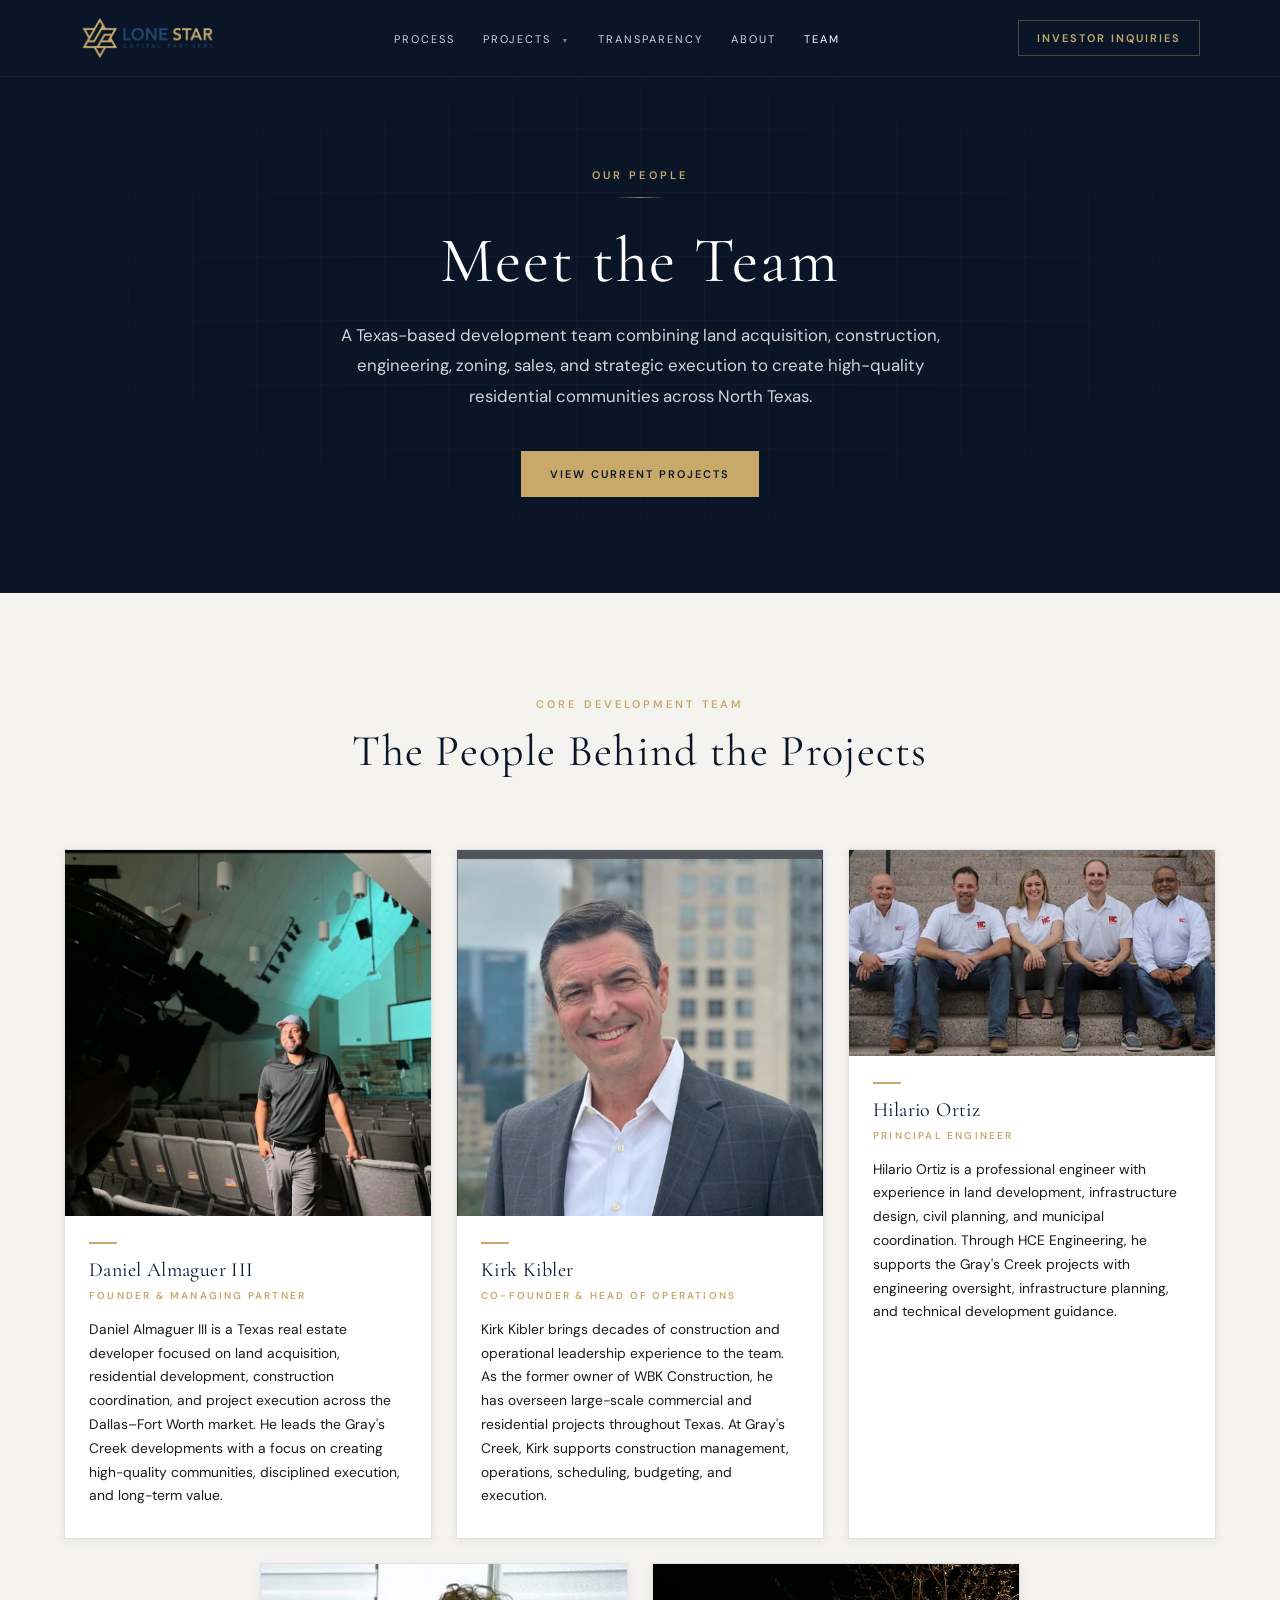
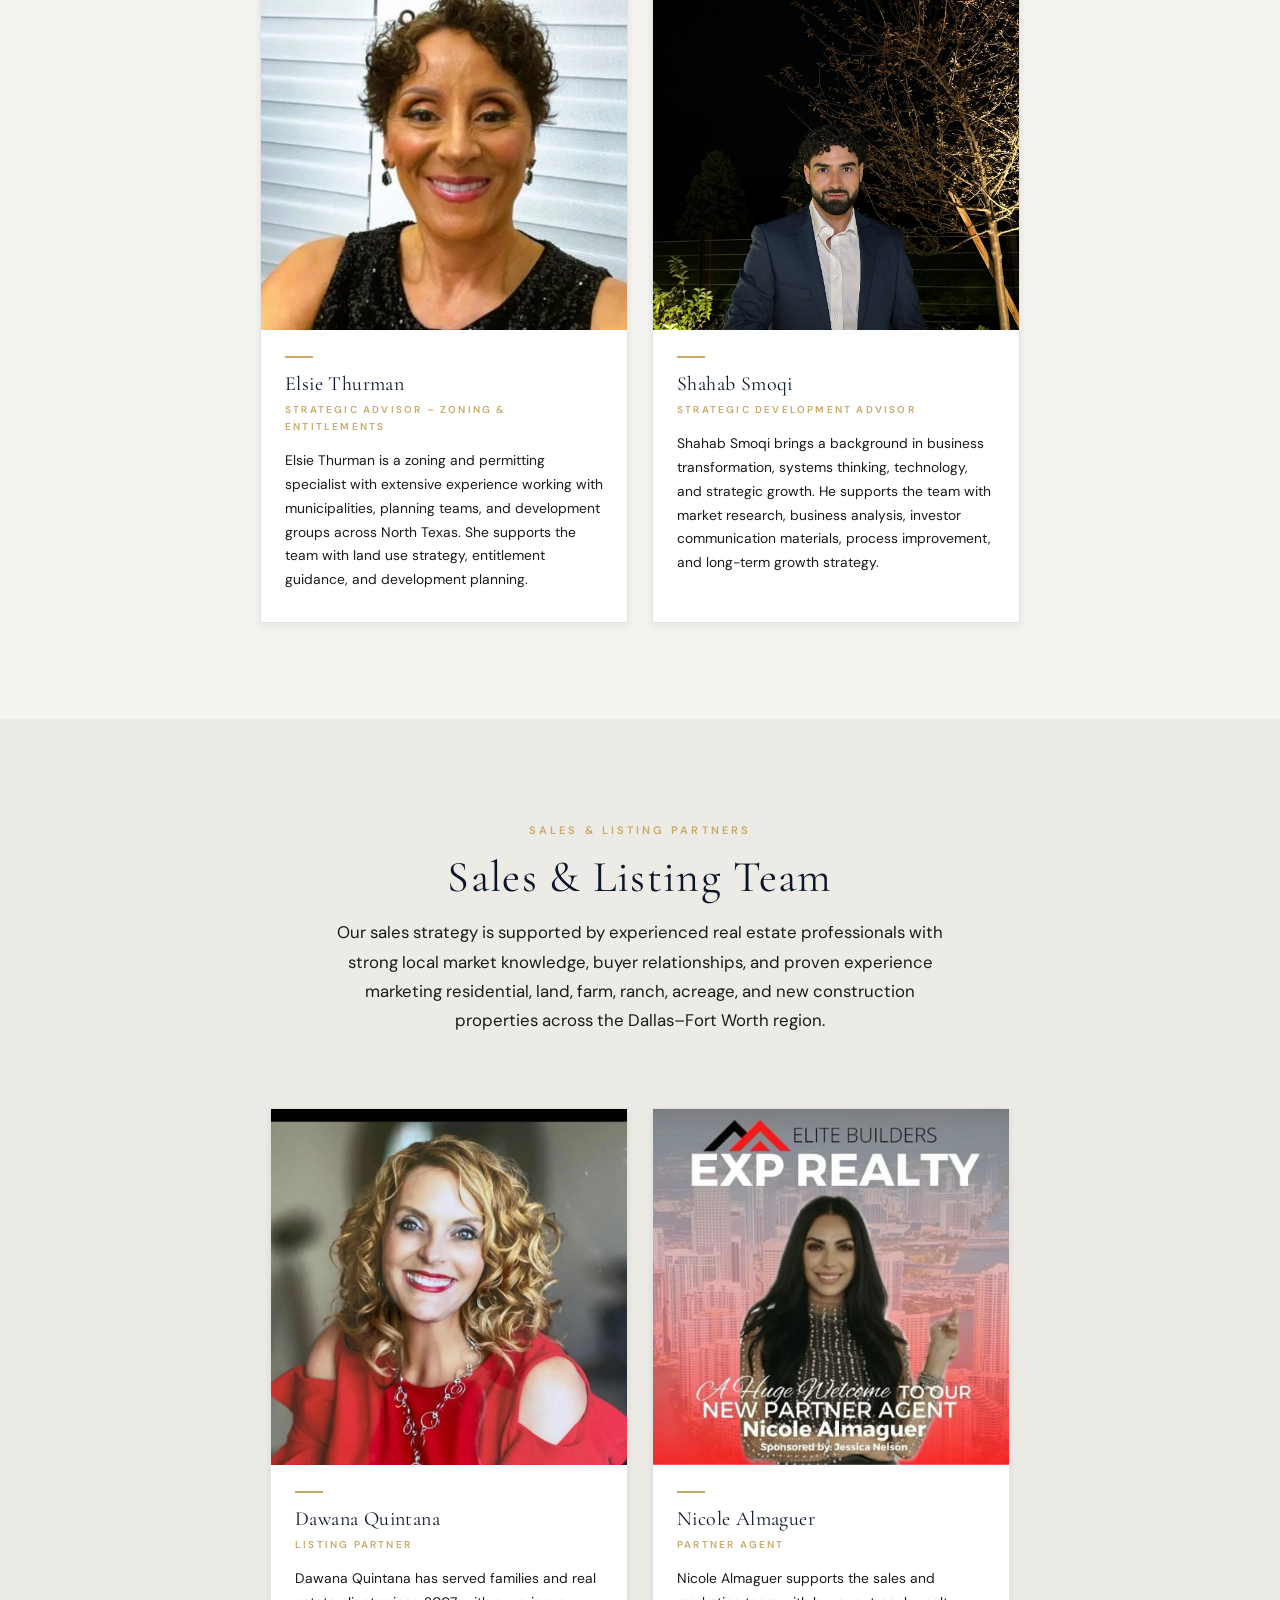
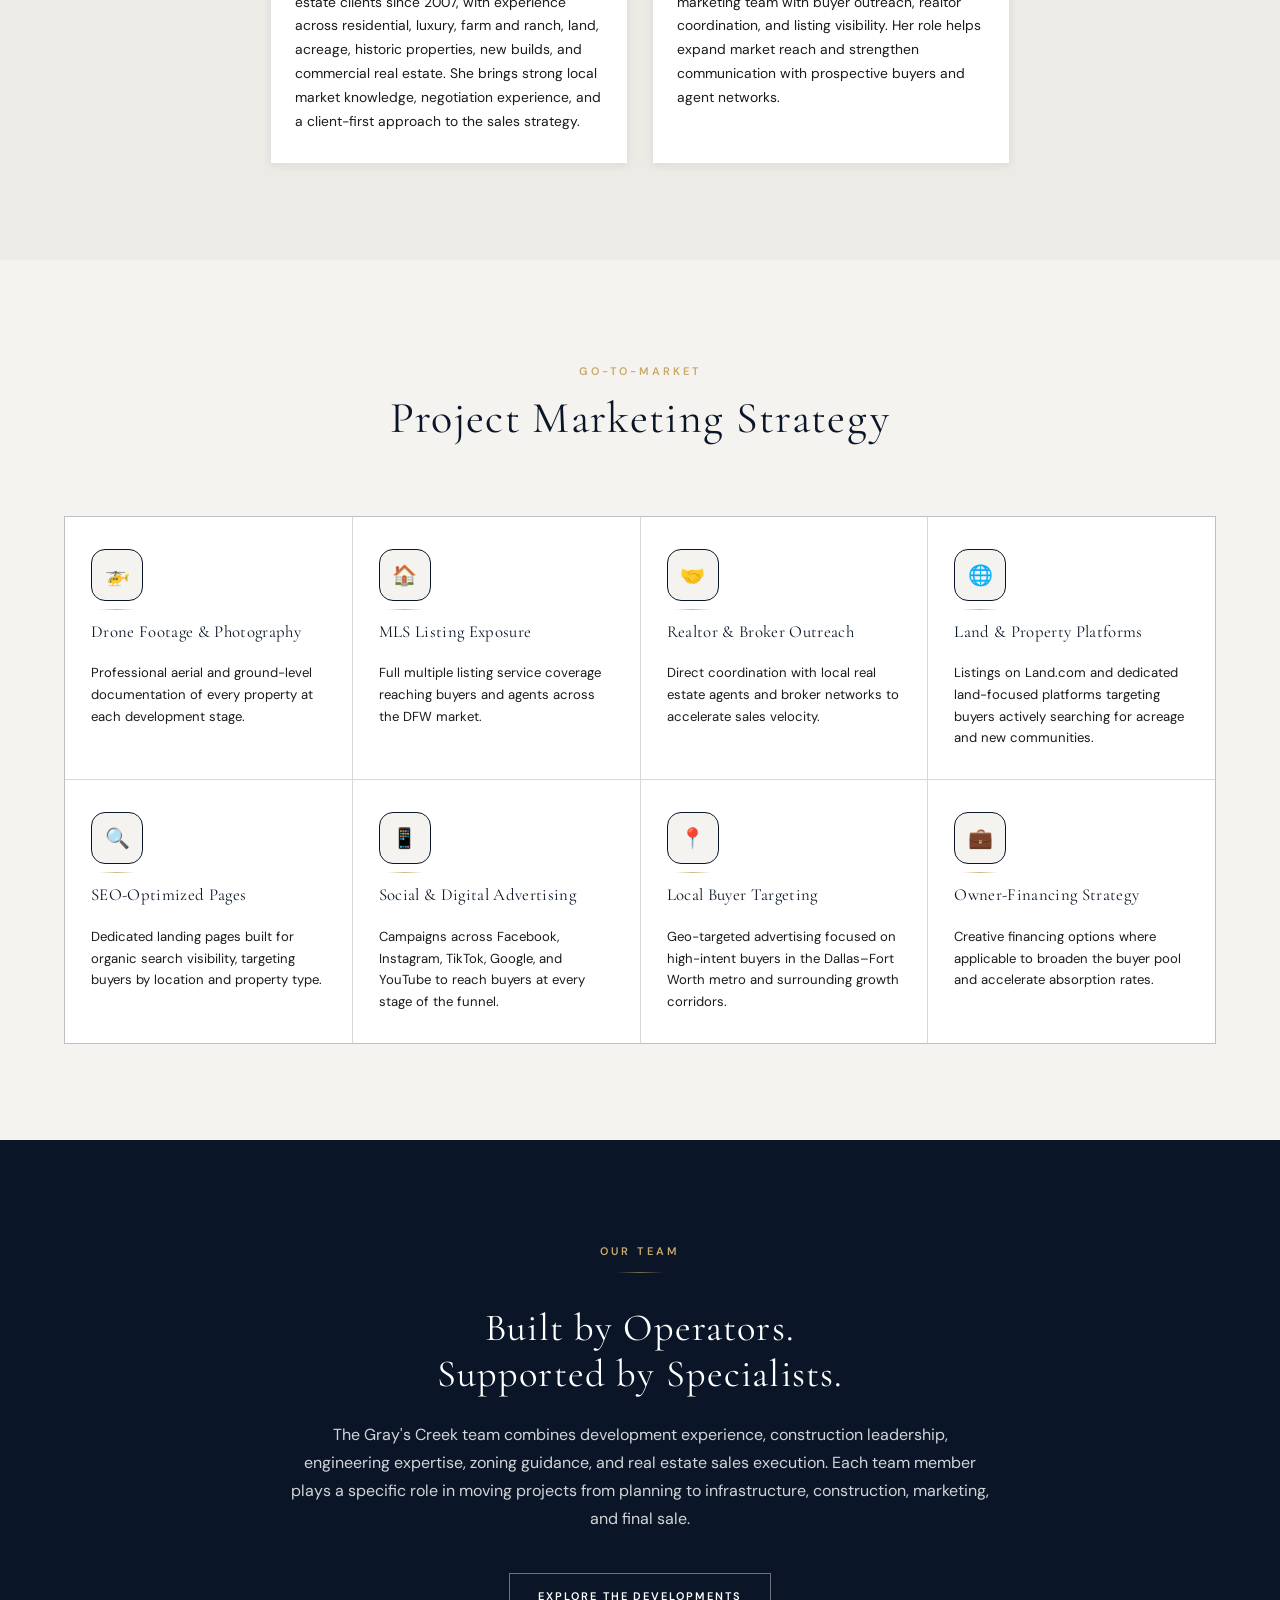
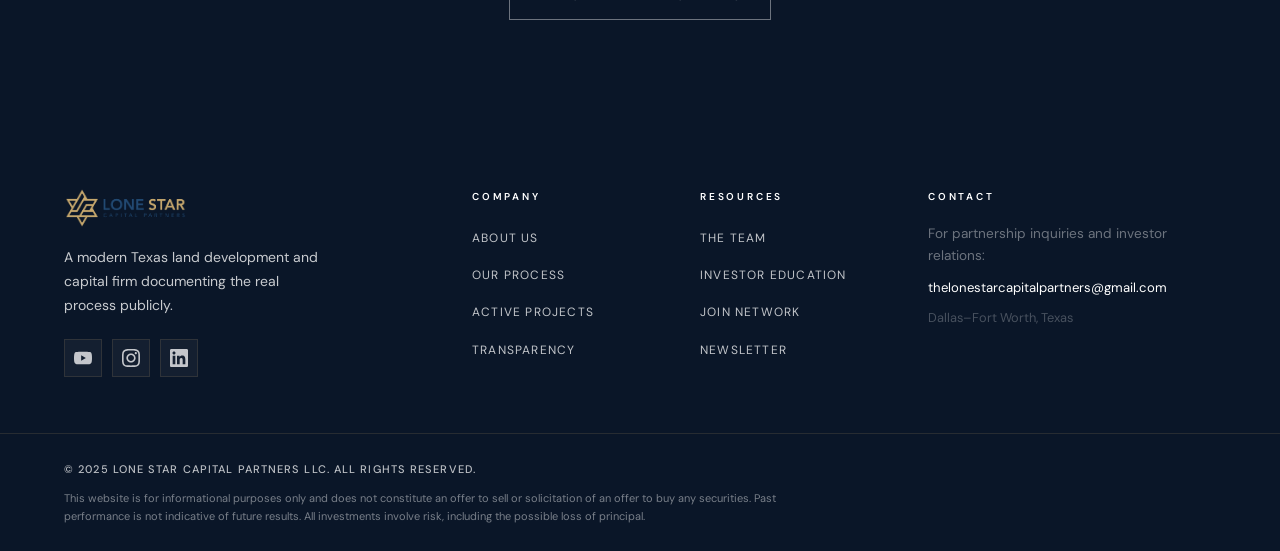
<file: team.html>
<!DOCTYPE html>
<html lang="en">
<head>
  <meta charset="UTF-8">
  <meta name="viewport" content="width=device-width, initial-scale=1.0">
  <link rel="icon" type="image/png" href="favicon.png">
  <link rel="apple-touch-icon" href="apple-touch-icon.png">
  <title>The Team | Lone Star Capital Partners</title>
  <link rel="preconnect" href="https://fonts.googleapis.com">
  <link rel="preconnect" href="https://fonts.gstatic.com" crossorigin>
  <link href="https://fonts.googleapis.com/css2?family=Cormorant+Garamond:wght@300;400;500;600&family=DM+Sans:wght@300;400;500;600;700&display=swap" rel="stylesheet">
  <link rel="stylesheet" href="styles.css">
  <style>
    /* ============================================================
       TEAM PAGE — hero
       ============================================================ */
    .team-hero {
      background: var(--navy);
      padding: 160px 0 96px;
      text-align: center;
      position: relative;
      overflow: hidden;
    }
    .team-hero::before {
      content: '';
      position: absolute; inset: 0;
      background-image:
        linear-gradient(rgba(200,169,106,0.04) 1px, transparent 1px),
        linear-gradient(90deg, rgba(200,169,106,0.04) 1px, transparent 1px);
      background-size: 64px 64px;
      mask-image: radial-gradient(ellipse 80% 70% at 50% 50%, black, transparent);
      -webkit-mask-image: radial-gradient(ellipse 80% 70% at 50% 50%, black, transparent);
    }
    .team-hero-content { position: relative; z-index: 1; }
    .team-hero h1 {
      font-family: var(--fh);
      font-size: clamp(2.8rem, 5vw, 4.5rem);
      font-weight: 400; letter-spacing: 0.03em; line-height: 1.1;
      color: var(--white);
      margin-bottom: 24px;
    }
    .team-hero-sub {
      font-family: var(--fb);
      font-size: 1.05rem;
      color: rgba(255,255,255,0.82);
      line-height: 1.8;
      max-width: 640px;
      margin: 0 auto 40px;
    }
    .hero-rule-thin {
      width: 48px; height: 1px;
      background: linear-gradient(to right, transparent, rgba(200,169,106,0.7), transparent);
      margin: 0 auto 28px;
    }

    /* ============================================================
       SECTION WRAPPERS
       ============================================================ */
    .pg-section       { padding: var(--sp) 0; background: var(--off); }
    .pg-section-alt   { padding: var(--sp) 0; background: var(--off-alt); }
    .pg-section-dark  { padding: var(--sp) 0; background: var(--navy); }

    /* ============================================================
       PROFILE CARDS — shared
       ============================================================ */
    .team-card {
      background: var(--white);
      border: 0.5px solid var(--gray-l);
      box-shadow: var(--sh-sm);
      overflow: hidden;
      display: flex; flex-direction: column;
      transition: var(--t);
    }
    .team-card:hover {
      transform: translateY(-4px);
      box-shadow: var(--sh-md);
    }

    .team-card-photo {
      width: 100%;
      aspect-ratio: 1 / 1;
      overflow: hidden;
      background: var(--navy-mid);
      flex-shrink: 0;
    }
    .team-card-photo img {
      width: 100%; height: 100%;
      object-fit: cover;
      object-position: center top;
      display: block;
      transition: transform 0.55s ease;
    }
    .team-card:hover .team-card-photo img { transform: scale(1.04); }

    .team-card-body {
      padding: 26px 24px 30px;
      flex: 1; display: flex; flex-direction: column;
    }
    .team-card-accent {
      width: 28px; height: 2px;
      background: var(--red);
      margin-bottom: 14px;
    }
    .team-card-name {
      font-family: var(--fh);
      font-size: 1.25rem; font-weight: 400;
      color: var(--navy); letter-spacing: 0.02em; line-height: 1.2;
      margin-bottom: 5px;
    }
    .team-card-title {
      font-family: var(--fb);
      font-size: 10px; font-weight: 600;
      letter-spacing: 0.22em; text-transform: uppercase;
      color: var(--red);
      margin-bottom: 14px;
    }
    .team-card-bio {
      font-family: var(--fb);
      font-size: 0.865rem; color: var(--gray-t);
      line-height: 1.72; flex: 1;
    }
    .team-card-link {
      display: inline-flex; align-items: center; gap: 5px;
      margin-top: 18px;
      font-family: var(--fb); font-size: 10px; font-weight: 600;
      letter-spacing: 0.18em; text-transform: uppercase;
      color: var(--navy);
      border-bottom: 1px solid rgba(10,22,40,0.2);
      padding-bottom: 2px;
      transition: var(--t);
    }
    .team-card-link:hover { color: var(--red); border-color: var(--red); }

    /* Group photo variant — landscape crop */
    .team-card-photo--landscape {
      aspect-ratio: 16 / 9;
    }
    .team-card-photo--landscape img {
      object-position: center 35%;
    }

    /* Nicole promo photo — crop to face */
    .photo-nicole img { object-position: center 28%; }

    /* Daniel — full-length shot, crop upper body */
    .photo-daniel img { object-position: center 18%; }

    /* ============================================================
       CORE TEAM GRID — 3 top, 2 centered (6-col trick)
       ============================================================ */
    .team-grid-5 {
      display: grid;
      grid-template-columns: repeat(6, 1fr);
      gap: 24px;
    }
    .team-grid-5 .team-card:nth-child(1) { grid-column: 1 / 3; }
    .team-grid-5 .team-card:nth-child(2) { grid-column: 3 / 5; }
    .team-grid-5 .team-card:nth-child(3) { grid-column: 5 / 7; }
    .team-grid-5 .team-card:nth-child(4) { grid-column: 2 / 4; }
    .team-grid-5 .team-card:nth-child(5) { grid-column: 4 / 6; }

    /* ============================================================
       SALES TEAM GRID — 2 centered
       ============================================================ */
    .team-grid-2 {
      display: grid;
      grid-template-columns: repeat(2, 1fr);
      gap: 24px;
      max-width: 740px;
      margin: 0 auto;
    }

    /* ============================================================
       SALES INTRO TEXT
       ============================================================ */
    .sales-intro {
      max-width: 680px;
      font-family: var(--fb);
      font-size: 0.975rem; color: var(--gray-t); line-height: 1.75;
      text-align: center;
      margin: -40px auto 56px;
    }

    /* ============================================================
       MARKETING GRID
       ============================================================ */
    .marketing-grid {
      display: grid;
      grid-template-columns: repeat(4, 1fr);
      gap: 1px;
      background: var(--gray-l);
      border: 1px solid var(--gray-l);
      overflow: hidden;
    }
    .marketing-item {
      background: var(--white);
      padding: 32px 26px 30px;
      display: flex; flex-direction: column; gap: 20px;
      transition: var(--t);
    }
    .marketing-item:hover { background: var(--off-alt); }
    .marketing-icon-wrap {
      width: 52px; height: 52px;
      background: #F5F3EF;
      border: 1.5px solid var(--navy);
      border-radius: 14px;
      display: flex; align-items: center; justify-content: center;
      font-size: 1.25rem;
      position: relative;
    }
    .marketing-icon-wrap::after {
      content: '';
      position: absolute;
      bottom: -10px; left: 50%;
      transform: translateX(-50%);
      width: 36px; height: 1px;
      background: linear-gradient(to right, transparent, rgba(200,169,106,0.85), transparent);
    }
    .marketing-item h4 {
      font-family: var(--fh);
      font-size: 1.05rem; font-weight: 400;
      color: var(--navy); line-height: 1.3; letter-spacing: 0.02em;
    }
    .marketing-item p {
      font-family: var(--fb);
      font-size: 0.82rem; color: var(--gray-t); line-height: 1.65;
    }

    /* ============================================================
       TRUST CTA — dark section
       ============================================================ */
    .trust-cta {
      text-align: center;
      max-width: 700px;
      margin: 0 auto;
    }
    .trust-cta h2 {
      font-family: var(--fh);
      font-size: clamp(1.9rem, 3vw, 2.75rem);
      font-weight: 400; letter-spacing: 0.03em; line-height: 1.2;
      color: var(--white);
      margin-bottom: 24px;
    }
    .trust-cta p {
      font-family: var(--fb);
      font-size: 1rem; color: rgba(255,255,255,0.82); line-height: 1.75;
      margin-bottom: 40px;
    }
    .trust-rule {
      width: 48px; height: 1px;
      background: linear-gradient(to right, transparent, rgba(200,169,106,0.6), transparent);
      margin: 0 auto 32px;
    }

    /* ============================================================
       RESPONSIVE
       ============================================================ */
    @media (max-width: 1024px) {
      .team-grid-5 {
        grid-template-columns: repeat(2, 1fr);
        gap: 20px;
      }
      .team-grid-5 .team-card:nth-child(1),
      .team-grid-5 .team-card:nth-child(2),
      .team-grid-5 .team-card:nth-child(3),
      .team-grid-5 .team-card:nth-child(4),
      .team-grid-5 .team-card:nth-child(5) { grid-column: auto; }
      .marketing-grid { grid-template-columns: repeat(2, 1fr); }
    }

    @media (max-width: 768px) {
      .team-hero { padding: 120px 0 72px; }
      .team-grid-5 {
        grid-template-columns: 1fr;
        max-width: 420px;
        margin: 0 auto;
      }
      .team-grid-2 {
        grid-template-columns: 1fr;
        max-width: 420px;
      }
    }

    @media (max-width: 480px) {
      .marketing-grid { grid-template-columns: 1fr; }
    }
  </style>
</head>
<body>

  <!-- NAVIGATION -->
  <nav class="navbar" id="navbar">
    <div class="nav-container">
      <a href="index.html" class="nav-logo">
        <img src="logo.png" alt="Lone Star Capital Partners" class="nav-logo-img">
      </a>
      <ul class="nav-links" id="navLinks">
        <li><a href="index.html#process">Process</a></li>
        <li class="has-dropdown">
          <a href="index.html#projects">Projects <span class="dd-chevron">▼</span></a>
          <div class="nav-dropdown">
            <div class="nav-dd-header">
              <span>Active Portfolio</span>
              <a href="index.html#projects">View All →</a>
            </div>
            <a href="grays-creek-ennis.html" class="nav-dd-item">
              <span class="nav-dd-dot nav-dd-dot--active"></span>
              <span class="nav-dd-info">
                <span class="nav-dd-name">Gray's Creek – Ennis</span>
                <span class="nav-dd-loc">Ennis, Texas &nbsp;·&nbsp; 60+ Homes Planned</span>
              </span>
              <span class="nav-dd-arrow">↗</span>
            </a>
            <a href="grays-creek-ovilla.html" class="nav-dd-item">
              <span class="nav-dd-dot nav-dd-dot--active"></span>
              <span class="nav-dd-info">
                <span class="nav-dd-name">Gray's Creek – Ovilla</span>
                <span class="nav-dd-loc">Ovilla, Texas &nbsp;·&nbsp; 27 One-Acre Lots</span>
              </span>
              <span class="nav-dd-arrow">↗</span>
            </a>
            <a href="lancaster.html" class="nav-dd-item">
              <span class="nav-dd-dot nav-dd-dot--active"></span>
              <span class="nav-dd-info">
                <span class="nav-dd-name">Lancaster Residential Community</span>
                <span class="nav-dd-loc">Lancaster, Texas &nbsp;·&nbsp; 16 Homes</span>
              </span>
              <span class="nav-dd-arrow">↗</span>
            </a>
            <a href="index.html#projects" class="nav-dd-item">
              <span class="nav-dd-dot nav-dd-dot--active"></span>
              <span class="nav-dd-info">
                <span class="nav-dd-name">Mansfield Community</span>
                <span class="nav-dd-loc">Mansfield, Texas &nbsp;·&nbsp; 12 Luxury Homes</span>
              </span>
            </a>
          </div>
        </li>
        <li><a href="index.html#transparency">Transparency</a></li>
        <li><a href="index.html#about">About</a></li>
        <li><a href="team.html" style="color:var(--white);">Team</a></li>
        <li><a href="index.html#invest" class="nav-inquiry-mobile">Investor Inquiries</a></li>
      </ul>
      <a href="index.html#invest" class="nav-inquiry">Investor Inquiries</a>
      <button class="hamburger" id="hamburger" aria-label="Open menu">
        <span></span><span></span><span></span>
      </button>
    </div>
  </nav>

  <!-- HERO -->
  <section class="team-hero">
    <div class="container">
      <div class="team-hero-content" data-animate>
        <span class="section-label">Our People</span>
        <div class="hero-rule-thin"></div>
        <h1>Meet the Team</h1>
        <p class="team-hero-sub">A Texas-based development team combining land acquisition, construction, engineering, zoning, sales, and strategic execution to create high-quality residential communities across North Texas.</p>
        <a href="index.html#projects" class="btn btn-gold">View Current Projects</a>
      </div>
    </div>
  </section>

  <!-- CORE DEVELOPMENT TEAM -->
  <section class="pg-section" id="team">
    <div class="container">
      <div class="section-header" data-animate>
        <span class="section-label">Core Development Team</span>
        <h2>The People Behind the Projects</h2>
      </div>

      <div class="team-grid-5">

        <!-- Daniel Almaguer III -->
        <div class="team-card" data-animate>
          <div class="team-card-photo photo-daniel">
            <img src="team/daniel.jpg" alt="Daniel Almaguer III">
          </div>
          <div class="team-card-body">
            <div class="team-card-accent"></div>
            <div class="team-card-name">Daniel Almaguer III</div>
            <div class="team-card-title">Founder &amp; Managing Partner</div>
            <p class="team-card-bio">Daniel Almaguer III is a Texas real estate developer focused on land acquisition, residential development, construction coordination, and project execution across the Dallas–Fort Worth market. He leads the Gray's Creek developments with a focus on creating high-quality communities, disciplined execution, and long-term value.</p>
          </div>
        </div>

        <!-- Kirk Kibler -->
        <div class="team-card" data-animate>
          <div class="team-card-photo">
            <img src="team/kirk.jpg" alt="Kirk Kibler">
          </div>
          <div class="team-card-body">
            <div class="team-card-accent"></div>
            <div class="team-card-name">Kirk Kibler</div>
            <div class="team-card-title">Co-Founder &amp; Head of Operations</div>
            <p class="team-card-bio">Kirk Kibler brings decades of construction and operational leadership experience to the team. As the former owner of WBK Construction, he has overseen large-scale commercial and residential projects throughout Texas. At Gray's Creek, Kirk supports construction management, operations, scheduling, budgeting, and execution.</p>
          </div>
        </div>

        <!-- Hilario Ortiz -->
        <div class="team-card" data-animate>
          <div class="team-card-photo team-card-photo--landscape">
            <img src="team/hilario.jpg" alt="HCE Engineering — Hilario Ortiz">
          </div>
          <div class="team-card-body">
            <div class="team-card-accent"></div>
            <div class="team-card-name">Hilario Ortiz</div>
            <div class="team-card-title">Principal Engineer</div>
            <p class="team-card-bio">Hilario Ortiz is a professional engineer with experience in land development, infrastructure design, civil planning, and municipal coordination. Through HCE Engineering, he supports the Gray's Creek projects with engineering oversight, infrastructure planning, and technical development guidance.</p>
          </div>
        </div>

        <!-- Elsie Thurman -->
        <div class="team-card" data-animate>
          <div class="team-card-photo">
            <img src="team/elsie.jpg" alt="Elsie Thurman">
          </div>
          <div class="team-card-body">
            <div class="team-card-accent"></div>
            <div class="team-card-name">Elsie Thurman</div>
            <div class="team-card-title">Strategic Advisor – Zoning &amp; Entitlements</div>
            <p class="team-card-bio">Elsie Thurman is a zoning and permitting specialist with extensive experience working with municipalities, planning teams, and development groups across North Texas. She supports the team with land use strategy, entitlement guidance, and development planning.</p>
          </div>
        </div>

        <!-- Shahab Smoqi -->
        <div class="team-card" data-animate>
          <div class="team-card-photo">
            <img src="team/shahab.jpg" alt="Shahab Smoqi">
          </div>
          <div class="team-card-body">
            <div class="team-card-accent"></div>
            <div class="team-card-name">Shahab Smoqi</div>
            <div class="team-card-title">Strategic Development Advisor</div>
            <p class="team-card-bio">Shahab Smoqi brings a background in business transformation, systems thinking, technology, and strategic growth. He supports the team with market research, business analysis, investor communication materials, process improvement, and long-term growth strategy.</p>
          </div>
        </div>

      </div>
    </div>
  </section>

  <!-- SALES & LISTING TEAM -->
  <section class="pg-section-alt">
    <div class="container">
      <div class="section-header" data-animate>
        <span class="section-label">Sales &amp; Listing Partners</span>
        <h2>Sales &amp; Listing Team</h2>
        <p>Our sales strategy is supported by experienced real estate professionals with strong local market knowledge, buyer relationships, and proven experience marketing residential, land, farm, ranch, acreage, and new construction properties across the Dallas–Fort Worth region.</p>
      </div>

      <div class="team-grid-2">

        <!-- Dawana Quintana -->
        <div class="team-card" data-animate>
          <div class="team-card-photo">
            <img src="team/dawana.jpg" alt="Dawana Quintana">
          </div>
          <div class="team-card-body">
            <div class="team-card-accent"></div>
            <div class="team-card-name">Dawana Quintana</div>
            <div class="team-card-title">Listing Partner</div>
            <p class="team-card-bio">Dawana Quintana has served families and real estate clients since 2007, with experience across residential, luxury, farm and ranch, land, acreage, historic properties, new builds, and commercial real estate. She brings strong local market knowledge, negotiation experience, and a client-first approach to the sales strategy.</p>
          </div>
        </div>

        <!-- Nicole Almaguer -->
        <div class="team-card" data-animate>
          <div class="team-card-photo photo-nicole">
            <img src="team/nicole.jpg" alt="Nicole Almaguer">
          </div>
          <div class="team-card-body">
            <div class="team-card-accent"></div>
            <div class="team-card-name">Nicole Almaguer</div>
            <div class="team-card-title">Partner Agent</div>
            <p class="team-card-bio">Nicole Almaguer supports the sales and marketing team with buyer outreach, realtor coordination, and listing visibility. Her role helps expand market reach and strengthen communication with prospective buyers and agent networks.</p>
          </div>
        </div>

      </div>
    </div>
  </section>

  <!-- MARKETING STRATEGY -->
  <section class="pg-section">
    <div class="container">
      <div class="section-header" data-animate>
        <span class="section-label">Go-To-Market</span>
        <h2>Project Marketing Strategy</h2>
      </div>

      <div class="marketing-grid">

        <div class="marketing-item" data-animate>
          <div class="marketing-icon-wrap">🚁</div>
          <h4>Drone Footage &amp; Photography</h4>
          <p>Professional aerial and ground-level documentation of every property at each development stage.</p>
        </div>

        <div class="marketing-item" data-animate>
          <div class="marketing-icon-wrap">🏠</div>
          <h4>MLS Listing Exposure</h4>
          <p>Full multiple listing service coverage reaching buyers and agents across the DFW market.</p>
        </div>

        <div class="marketing-item" data-animate>
          <div class="marketing-icon-wrap">🤝</div>
          <h4>Realtor &amp; Broker Outreach</h4>
          <p>Direct coordination with local real estate agents and broker networks to accelerate sales velocity.</p>
        </div>

        <div class="marketing-item" data-animate>
          <div class="marketing-icon-wrap">🌐</div>
          <h4>Land &amp; Property Platforms</h4>
          <p>Listings on Land.com and dedicated land-focused platforms targeting buyers actively searching for acreage and new communities.</p>
        </div>

        <div class="marketing-item" data-animate>
          <div class="marketing-icon-wrap">🔍</div>
          <h4>SEO-Optimized Pages</h4>
          <p>Dedicated landing pages built for organic search visibility, targeting buyers by location and property type.</p>
        </div>

        <div class="marketing-item" data-animate>
          <div class="marketing-icon-wrap">📱</div>
          <h4>Social &amp; Digital Advertising</h4>
          <p>Campaigns across Facebook, Instagram, TikTok, Google, and YouTube to reach buyers at every stage of the funnel.</p>
        </div>

        <div class="marketing-item" data-animate>
          <div class="marketing-icon-wrap">📍</div>
          <h4>Local Buyer Targeting</h4>
          <p>Geo-targeted advertising focused on high-intent buyers in the Dallas–Fort Worth metro and surrounding growth corridors.</p>
        </div>

        <div class="marketing-item" data-animate>
          <div class="marketing-icon-wrap">💼</div>
          <h4>Owner-Financing Strategy</h4>
          <p>Creative financing options where applicable to broaden the buyer pool and accelerate absorption rates.</p>
        </div>

      </div>
    </div>
  </section>

  <!-- TRUST / CLOSING CTA -->
  <section class="pg-section-dark">
    <div class="container">
      <div class="trust-cta" data-animate>
        <span class="section-label">Our Team</span>
        <div class="trust-rule"></div>
        <h2>Built by Operators.<br>Supported by Specialists.</h2>
        <p>The Gray's Creek team combines development experience, construction leadership, engineering expertise, zoning guidance, and real estate sales execution. Each team member plays a specific role in moving projects from planning to infrastructure, construction, marketing, and final sale.</p>
        <a href="index.html#projects" class="btn btn-ghost">Explore the Developments</a>
      </div>
    </div>
  </section>

  <!-- FOOTER -->
  <footer class="footer" id="contact">
    <div class="footer-top">
      <div class="container">
        <div class="footer-grid">
          <div class="footer-brand">
            <a href="index.html" class="nav-logo">
              <img src="logo.png" alt="Lone Star Capital Partners" class="nav-logo-img footer-logo-img">
            </a>
            <p class="footer-tagline">A modern Texas land development and capital firm documenting the real process publicly.</p>
            <div class="social-row">
              <a href="#" class="social-btn" aria-label="YouTube">
                <svg width="18" height="18" viewBox="0 0 24 24" fill="currentColor"><path d="M23.498 6.186a3.016 3.016 0 0 0-2.122-2.136C19.505 3.545 12 3.545 12 3.545s-7.505 0-9.377.505A3.017 3.017 0 0 0 .502 6.186C0 8.07 0 12 0 12s0 3.93.502 5.814a3.016 3.016 0 0 0 2.122 2.136c1.871.505 9.376.505 9.376.505s7.505 0 9.377-.505a3.015 3.015 0 0 0 2.122-2.136C24 15.93 24 12 24 12s0-3.93-.502-5.814zM9.545 15.568V8.432L15.818 12l-6.273 3.568z"/></svg>
              </a>
              <a href="#" class="social-btn" aria-label="Instagram">
                <svg width="18" height="18" viewBox="0 0 24 24" fill="currentColor"><path d="M12 2.163c3.204 0 3.584.012 4.85.07 3.252.148 4.771 1.691 4.919 4.919.058 1.265.069 1.645.069 4.849 0 3.205-.012 3.584-.069 4.849-.149 3.225-1.664 4.771-4.919 4.919-1.266.058-1.644.07-4.85.07-3.204 0-3.584-.012-4.849-.07-3.26-.149-4.771-1.699-4.919-4.92-.058-1.265-.07-1.644-.07-4.849 0-3.204.013-3.583.07-4.849.149-3.227 1.664-4.771 4.919-4.919 1.266-.057 1.645-.069 4.849-.069zm0-2.163c-3.259 0-3.667.014-4.947.072-4.358.2-6.78 2.618-6.98 6.98-.059 1.281-.073 1.689-.073 4.948 0 3.259.014 3.668.072 4.948.2 4.358 2.618 6.78 6.98 6.98 1.281.058 1.689.072 4.948.072 3.259 0 3.668-.014 4.948-.072 4.354-.2 6.782-2.618 6.979-6.98.059-1.28.073-1.689.073-4.948 0-3.259-.014-3.667-.072-4.947-.196-4.354-2.617-6.78-6.979-6.98-1.281-.059-1.69-.073-4.949-.073zm0 5.838c-3.403 0-6.162 2.759-6.162 6.162s2.759 6.163 6.162 6.163 6.162-2.759 6.162-6.163c0-3.403-2.759-6.162-6.162-6.162zm0 10.162c-2.209 0-4-1.79-4-4 0-2.209 1.791-4 4-4s4 1.791 4 4c0 2.21-1.791 4-4 4zm6.406-11.845c-.796 0-1.441.645-1.441 1.44s.645 1.44 1.441 1.44c.795 0 1.439-.645 1.439-1.44s-.644-1.44-1.439-1.44z"/></svg>
              </a>
              <a href="#" class="social-btn" aria-label="LinkedIn">
                <svg width="18" height="18" viewBox="0 0 24 24" fill="currentColor"><path d="M20.447 20.452h-3.554v-5.569c0-1.328-.027-3.037-1.852-3.037-1.853 0-2.136 1.445-2.136 2.939v5.667H9.351V9h3.414v1.561h.046c.477-.9 1.637-1.85 3.37-1.85 3.601 0 4.267 2.37 4.267 5.455v6.286zM5.337 7.433c-1.144 0-2.063-.926-2.063-2.065 0-1.138.92-2.063 2.063-2.063 1.14 0 2.064.925 2.064 2.063 0 1.139-.925 2.065-2.064 2.065zm1.782 13.019H3.555V9h3.564v11.452zM22.225 0H1.771C.792 0 0 .774 0 1.729v20.542C0 23.227.792 24 1.771 24h20.451C23.2 24 24 23.227 24 22.271V1.729C24 .774 23.2 0 22.222 0h.003z"/></svg>
              </a>
            </div>
          </div>
          <div class="footer-col">
            <h4>Company</h4>
            <ul>
              <li><a href="index.html#about">About Us</a></li>
              <li><a href="index.html#process">Our Process</a></li>
              <li><a href="index.html#projects">Active Projects</a></li>
              <li><a href="index.html#transparency">Transparency</a></li>
            </ul>
          </div>
          <div class="footer-col">
            <h4>Resources</h4>
            <ul>
              <li><a href="team.html">The Team</a></li>
              <li><a href="index.html#invest">Investor Education</a></li>
              <li><a href="index.html#invest">Join Network</a></li>
              <li><a href="index.html#invest">Newsletter</a></li>
            </ul>
          </div>
          <div class="footer-col">
            <h4>Contact</h4>
            <p style="font-size:0.85rem;color:rgba(255,255,255,0.4);margin-bottom:10px;line-height:1.6;">For partnership inquiries and investor relations:</p>
            <a href="mailto:thelonestarcapitalpartners@gmail.com" class="footer-email">thelonestarcapitalpartners@gmail.com</a>
            <p style="font-size:0.8rem;color:rgba(255,255,255,0.25);margin-top:8px;">Dallas–Fort Worth, Texas</p>
          </div>
        </div>
      </div>
    </div>
    <div class="footer-bottom">
      <div class="container">
        <p class="footer-copy">© 2025 Lone Star Capital Partners LLC. All rights reserved.</p>
        <p class="footer-legal">This website is for informational purposes only and does not constitute an offer to sell or solicitation of an offer to buy any securities. Past performance is not indicative of future results. All investments involve risk, including the possible loss of principal.</p>
      </div>
    </div>
  </footer>

  <script src="script.js"></script>
</body>
</html>
</file>
<file: styles.css>
/* ============================================================
   ROOT VARIABLES
   ============================================================ */
:root {
  --navy:       #0A1628;   /* Primary brand — very dark navy */
  --navy-l:     #1C2E4A;   /* Hover / secondary surface */
  --navy-mid:   #1C2E4A;   /* Secondary dark surface */
  --red:        #C8A96A;   /* Accent Gold */
  --red-h:      #A88B50;   /* Accent Gold hover */
  --white:      #FFFFFF;
  --off:        #F5F3EF;   /* Warm soft white — page bg */
  --off-alt:    #EDEBE6;   /* Slightly warmer alt bg */
  --mist:       #8FA3BF;   /* Muted text on dark bg */
  --gray-l:     rgba(10,22,40,0.12);  /* Subtle borders */
  --gray-m:     rgba(10,22,40,0.2);   /* Form borders */
  --gray-t:     #1A1A1A;   /* Body text on light bg */
  --dark:       #1A1A1A;   /* Main text */

  --fh: 'Cormorant Garamond', Georgia, serif;
  --fb: 'DM Sans', 'Helvetica Neue', Arial, sans-serif;

  --w: 1200px;
  --sp: 96px;
  --r: 0;
  --rm: 0;
  --rl: 0;

  --t: all 0.3s ease;
  --sh-sm: 0 2px 8px rgba(0,0,0,0.07);
  --sh-md: 0 8px 32px rgba(0,0,0,0.11);
  --sh-lg: 0 20px 60px rgba(0,0,0,0.16);
}

/* ============================================================
   RESET
   ============================================================ */
*, *::before, *::after { box-sizing: border-box; margin: 0; padding: 0; }
html { scroll-behavior: smooth; font-size: 16px; }
body { font-family: var(--fb); color: var(--dark); background: var(--off); line-height: 1.7; overflow-x: hidden; }
a { color: inherit; text-decoration: none; }
ul { list-style: none; }
button { cursor: pointer; border: none; background: none; font-family: inherit; }
img { max-width: 100%; display: block; }

/* ============================================================
   SCROLL PROGRESS
   ============================================================ */
.scroll-progress {
  position: fixed; top: 0; left: 0; width: 0%;
  height: 3px; background: var(--red); z-index: 1000;
  transition: width 0.1s linear;
}

/* ============================================================
   LAYOUT
   ============================================================ */
.container { max-width: var(--w); margin: 0 auto; padding: 0 24px; }

/* ============================================================
   BUTTONS
   ============================================================ */
.btn {
  display: inline-flex; align-items: center; gap: 8px;
  padding: 13px 28px;
  font-family: var(--fb); font-size: 11px; font-weight: 600;
  letter-spacing: 0.18em; text-transform: uppercase;
  border-radius: 0; border: 1.5px solid transparent;
  transition: var(--t); cursor: pointer; white-space: nowrap;
}
.btn-red { background: var(--red); color: var(--navy); border-color: var(--red); }
.btn-red:hover { opacity: 0.88; }
.btn-ghost { background: transparent; color: var(--white); border-color: rgba(255,255,255,0.4); }
.btn-ghost:hover { border-color: var(--red); color: var(--red); }
.btn-outline-navy { background: transparent; color: var(--navy); border-color: var(--navy); padding: 10px 20px; font-size: 11px; }
.btn-outline-navy:hover { background: var(--navy); color: var(--white); }
.btn.full-width { width: 100%; justify-content: center; }

/* Gold primary (hero) */
.btn-gold { background: var(--red); color: var(--navy); border-color: var(--red); }
.btn-gold:hover { opacity: 0.88; }

/* ============================================================
   SECTION HEADER UTILITY
   ============================================================ */
.section-label {
  display: inline-block; font-family: var(--fb); font-size: 11px;
  font-weight: 600; letter-spacing: 0.28em; text-transform: uppercase;
  color: var(--red); margin-bottom: 12px;
}
.section-header { text-align: center; max-width: 620px; margin: 0 auto 72px; }
.section-header h2 {
  font-family: var(--fh); font-size: clamp(2rem, 3.5vw, 2.75rem);
  font-weight: 400; color: var(--navy); margin-bottom: 16px; line-height: 1.15; letter-spacing: 0.03em;
}
.section-header p { font-size: 1.05rem; color: var(--gray-t); line-height: 1.75; }

/* ============================================================
   NAVIGATION
   ============================================================ */
.navbar {
  position: fixed; top: 0; left: 0; right: 0; z-index: 1000;
  background: var(--navy);
  border-bottom: 1px solid rgba(200,169,106,0.08);
  transition: var(--t);
  overflow: visible;
}
.navbar.scrolled {
  background: rgba(10,22,40,0.97);
  backdrop-filter: blur(12px);
  -webkit-backdrop-filter: blur(12px);
  border-bottom-color: rgba(200,169,106,0.15);
  box-shadow: 0 1px 0 rgba(200,169,106,0.1), 0 8px 32px rgba(10,22,40,0.4);
}

.nav-container {
  max-width: var(--w); margin: 0 auto; padding: 0 40px;
  height: 76px; display: flex; align-items: center; justify-content: space-between;
}

.nav-logo { display: flex; align-items: center; text-decoration: none; }
.nav-logo-img {
  height: 44px;
  width: auto;
  display: block;
}
.footer-logo-img {
  height: 40px;
}

.nav-links { display: flex; align-items: center; gap: 0; }
.nav-links li a {
  font-family: var(--fb); font-size: 11px; font-weight: 400;
  letter-spacing: 0.18em; text-transform: uppercase;
  color: rgba(255,255,255,0.82); padding: 8px 14px;
  transition: var(--t); position: relative;
}
.nav-links li a::after {
  content: ''; position: absolute; bottom: 4px; left: 14px; right: 14px;
  height: 1px; background: var(--red); transform: scaleX(0);
  transition: transform 0.25s ease; transform-origin: center;
}
.nav-links li a:hover { color: var(--white); }
.nav-links li a:hover::after { transform: scaleX(1); }

/* Desktop inquiry link */
.nav-inquiry {
  font-family: var(--fb); font-size: 11px; font-weight: 600;
  letter-spacing: 0.18em; text-transform: uppercase;
  color: var(--red); border: 1px solid rgba(200,169,106,0.35);
  padding: 8px 18px; border-radius: 0; transition: var(--t);
  white-space: nowrap;
}
.nav-inquiry:hover {
  background: rgba(200,169,106,0.1);
  border-color: rgba(200,169,106,0.6);
  color: var(--white);
}
/* Hide mobile inquiry link in desktop nav list */
.nav-inquiry-mobile { display: none; }

/* ── Projects dropdown ── */
.has-dropdown { position: relative; }

/* chevron indicator */
.has-dropdown > a .dd-chevron {
  display: inline-block;
  font-size: 7px;
  margin-left: 5px;
  vertical-align: middle;
  opacity: 0.55;
  transition: transform 0.2s ease;
}
.has-dropdown:hover > a .dd-chevron { transform: rotate(180deg); }

/* Transparent bridge between nav link and dropdown — prevents hover gap flicker */
.has-dropdown::after {
  content: '';
  position: absolute;
  top: 100%; left: -10px; right: -10px;
  height: 18px;
  background: transparent;
}

.nav-dropdown {
  position: absolute;
  top: calc(100% + 8px);
  left: 50%;
  transform: translateX(-50%) translateY(-4px);
  min-width: 290px;
  background: rgba(10,22,40,0.98);
  border: 0.5px solid rgba(200,169,106,0.2);
  border-top: 2px solid rgba(200,169,106,0.55);
  box-shadow: 0 20px 56px rgba(0,0,0,0.5);
  padding: 10px 0 12px;
  opacity: 0;
  visibility: hidden;
  transition: opacity 0.2s ease, visibility 0.2s ease, transform 0.2s ease;
  z-index: 1001;
}
.has-dropdown:hover .nav-dropdown {
  opacity: 1;
  visibility: visible;
  transform: translateX(-50%) translateY(0);
}

/* "All Projects" header row */
.nav-dd-header {
  display: flex; align-items: center; justify-content: space-between;
  padding: 8px 20px 12px;
  border-bottom: 0.5px solid rgba(200,169,106,0.12);
  margin-bottom: 6px;
}
.nav-dd-header span {
  font-family: var(--fb); font-size: 9px; font-weight: 600;
  letter-spacing: 0.26em; text-transform: uppercase;
  color: rgba(200,169,106,0.55);
}
.nav-dd-header a {
  font-family: var(--fb); font-size: 9px; font-weight: 600;
  letter-spacing: 0.14em; text-transform: uppercase;
  color: rgba(200,169,106,0.55);
  border-bottom: none !important; padding: 0 !important;
  transition: color 0.2s ease;
}
.nav-dd-header a::after { display: none !important; }
.nav-dd-header a:hover { color: var(--red) !important; }

/* Project row */
.nav-dd-item {
  display: flex; align-items: center;
  padding: 9px 20px;
  gap: 12px;
  transition: background 0.18s ease;
  text-decoration: none;
  border-bottom: none !important;
}
.nav-dd-item::after { display: none !important; }
.nav-dd-item:hover { background: rgba(200,169,106,0.06); }
.nav-dd-item:hover .nav-dd-name { color: #FFFFFF !important; }

.nav-dd-dot {
  width: 6px; height: 6px; border-radius: 50%;
  flex-shrink: 0;
}
.nav-dd-dot--active { background: #22c55e; }
.nav-dd-dot--muted  { background: rgba(200,169,106,0.35); }

.nav-dd-info { display: flex; flex-direction: column; gap: 2px; flex: 1; }
.nav-dd-name {
  font-family: var(--fh); font-size: 0.97rem; font-weight: 400;
  color: rgba(255,255,255,0.82); letter-spacing: 0.02em; line-height: 1.2;
  transition: color 0.18s ease;
  text-transform: none !important; letter-spacing: 0.02em !important;
}
.nav-dd-loc {
  font-family: var(--fb); font-size: 9px; font-weight: 500;
  letter-spacing: 0.14em; text-transform: uppercase;
  color: rgba(200,169,106,0.45);
}

/* Dedicated page arrow badge */
.nav-dd-arrow {
  font-size: 10px; color: rgba(200,169,106,0.4);
  flex-shrink: 0; transition: color 0.18s ease, transform 0.18s ease;
}
.nav-dd-item:hover .nav-dd-arrow { color: var(--red); transform: translate(2px,-2px); }

/* Divider inside dropdown */
.nav-dd-sep {
  height: 0.5px;
  background: rgba(200,169,106,0.1);
  margin: 6px 0;
}

/* Mobile: show dropdown links inline */
@media (max-width: 768px) {
  .nav-dropdown {
    position: static;
    transform: none;
    opacity: 1; visibility: visible;
    background: rgba(255,255,255,0.04);
    border: none; border-top: none;
    box-shadow: none;
    backdrop-filter: none;
    padding: 0;
    margin: 0;
    display: none;
  }
  .has-dropdown.open .nav-dropdown { display: block; }
  .nav-dd-item { padding: 8px 28px; }
  .nav-dd-header { padding: 6px 28px 10px; }
  .has-dropdown > a .dd-chevron { display: none; }
}

.hamburger { display: none; flex-direction: column; gap: 5px; padding: 8px; }
.hamburger span { display: block; width: 22px; height: 1.5px; background: var(--white); border-radius: 2px; transition: var(--t); }
.hamburger.open span:nth-child(1) { transform: translateY(6.5px) rotate(45deg); }
.hamburger.open span:nth-child(2) { opacity: 0; }
.hamburger.open span:nth-child(3) { transform: translateY(-6.5px) rotate(-45deg); }

/* ============================================================
   HERO
   ============================================================ */
.hero {
  position: relative;
  height: 100vh; min-height: 680px;
  display: flex; flex-direction: column;
  align-items: center; justify-content: center;
  overflow: hidden; background: #0A1628;
}

/* Background layers */
.hero-bg { position: absolute; inset: 0; }

.hero-video {
  position: absolute; inset: 0;
  width: 100%; height: 100%;
  object-fit: cover;
  z-index: 0;
}

.hero-overlay {
  position: absolute; inset: 0;
  background: rgba(10,22,40,0.52);
  z-index: 1;
}

.hero-grid {
  position: absolute; inset: 0; z-index: 2;
  background-image:
    linear-gradient(rgba(200,169,106,0.04) 1px, transparent 1px),
    linear-gradient(90deg, rgba(200,169,106,0.04) 1px, transparent 1px);
  background-size: 64px 64px;
  mask-image: radial-gradient(ellipse 65% 60% at 50% 50%, black, transparent);
  -webkit-mask-image: radial-gradient(ellipse 65% 60% at 50% 50%, black, transparent);
}

.hero-vignette {
  position: absolute; inset: 0; z-index: 3;
  background: radial-gradient(ellipse 95% 90% at 50% 50%, transparent 38%, rgba(5,10,20,0.6) 100%);
}

/* CENTERED CONTENT */
.hero-content {
  position: relative; z-index: 10;
  text-align: center; padding: 0 24px;
  animation: heroIn 1.4s cubic-bezier(0.4,0,0.2,1) forwards;
}
@keyframes heroIn {
  from { opacity: 0; transform: translateY(20px); }
  to   { opacity: 1; transform: translateY(0); }
}

/* Eyebrow */
.hero-eyebrow {
  display: flex; align-items: center; gap: 18px;
  justify-content: center; margin-bottom: 36px;
}
.ey-line { display: block; width: 36px; height: 1px; background: rgba(200,169,106,0.45); }
.ey-text {
  font-family: var(--fb); font-size: 11px; font-weight: 600;
  letter-spacing: 0.28em; text-transform: uppercase;
  color: rgba(200,169,106,0.75);
}

/* Main headline — two weight contrast */
.hero-headline {
  display: flex; flex-direction: column;
  align-items: center; gap: 2px;
  margin-bottom: 28px;
}
.hl-light {
  font-family: var(--fh);
  font-size: clamp(3.2rem, 7.5vw, 7rem);
  font-weight: 300; letter-spacing: 0.22em; text-transform: uppercase;
  color: rgba(245,240,232,0.5); line-height: 1;
}
.hl-bold {
  font-family: var(--fh);
  font-size: clamp(3.2rem, 7.5vw, 7rem);
  font-weight: 600; letter-spacing: 0.06em; text-transform: uppercase;
  color: var(--white); line-height: 1.05;
}

/* Divider rule */
.hero-rule {
  width: 64px; height: 1px; margin: 0 auto 28px;
  background: linear-gradient(to right, transparent, rgba(200,169,106,0.65), transparent);
}

.hero-sub {
  font-size: clamp(0.9rem, 1.35vw, 1.05rem);
  color: rgba(255,255,255,0.85);
  line-height: 1.8; max-width: 500px;
  margin: 0 auto 44px;
}

.hero-ctas { display: flex; gap: 14px; justify-content: center; flex-wrap: wrap; }

/* Bottom bar: stats + slide dots */
.hero-foot {
  position: absolute; bottom: 0; left: 0; right: 0; z-index: 10;
  display: flex; align-items: flex-end; justify-content: space-between;
  padding: 0 48px 36px;
}
.hero-stats { display: flex; align-items: center; }
.hst { display: flex; flex-direction: column; gap: 3px; }
.hst-n {
  font-family: var(--fh); font-size: 1.6rem; font-weight: 500;
  color: var(--red); line-height: 1;
}
.hst-l {
  font-family: var(--fb); font-size: 10px; color: rgba(255,255,255,0.75);
  text-transform: uppercase; letter-spacing: 0.12em; font-weight: 500;
}
.hst-div { width: 1px; height: 28px; background: rgba(200,169,106,0.18); margin: 0 22px; }

/* Carousel-style slide dots (decorative) */
.hero-slide-dots { display: flex; align-items: center; gap: 6px; padding-bottom: 4px; }
.sdot {
  display: block; height: 2px; width: 16px;
  background: rgba(200,169,106,0.25); border-radius: 2px;
  transition: var(--t); cursor: default;
}
.sdot.active { width: 32px; background: rgba(200,169,106,0.75); }

/* Scroll cue — right side vertical */
.hero-scroll-cue {
  position: absolute; bottom: 48px; right: 48px; z-index: 10;
  display: flex; flex-direction: column; align-items: center; gap: 10px;
}
.scroll-cue-label {
  writing-mode: vertical-rl; font-family: var(--fb); font-size: 10px;
  letter-spacing: 0.18em; text-transform: uppercase;
  color: rgba(200,169,106,0.35); font-weight: 600;
}
.scroll-cue-line {
  width: 1px; height: 52px;
  background: linear-gradient(to bottom, rgba(200,169,106,0.35), transparent);
  animation: scanDown 2.2s ease infinite;
}
@keyframes scanDown {
  0%   { transform: scaleY(0); transform-origin: top; }
  50%  { transform: scaleY(1); transform-origin: top; }
  51%  { transform: scaleY(1); transform-origin: bottom; }
  100% { transform: scaleY(0); transform-origin: bottom; }
}
@keyframes blink { 0%,100% { opacity:1; } 50% { opacity:0.2; } }

/* ============================================================
   TRUST
   ============================================================ */
.trust-section { padding: var(--sp) 0; background: var(--off); }

.trust-grid {
  display: grid; grid-template-columns: repeat(4,1fr);
  gap: 1px; background: var(--gray-l);
  border: 1px solid var(--gray-l); overflow: hidden;
}
.trust-card {
  background: var(--white); padding: 40px 28px;
  position: relative; transition: var(--t);
}
.trust-card:hover { background: var(--off-alt); }
.trust-accent {
  width: 3px; height: 36px; background: var(--red);
  border-radius: 2px; margin-bottom: 20px;
}
.trust-card h3 {
  font-family: var(--fh); font-size: 1.25rem; font-weight: 400;
  color: var(--navy); margin-bottom: 10px; line-height: 1.3; letter-spacing: 0.02em;
}
.trust-card p { font-family: var(--fb); font-size: 0.875rem; color: var(--gray-t); line-height: 1.7; }

/* ============================================================
   PROCESS
   ============================================================ */
.process-section { padding: var(--sp) 0; background: var(--off-alt); }

.process-timeline {
  display: flex; position: relative; gap: 0;
  padding: 0 0 0 0;
}
.process-timeline::before {
  content: '';
  position: absolute;
  top: 84px;
  left: 10%; right: 10%;
  height: 1px;
  background: linear-gradient(to right, transparent, rgba(200,169,106,0.4) 20%, rgba(200,169,106,0.4) 80%, transparent);
}

.process-step {
  flex: 1; text-align: center; padding: 0 16px;
  position: relative; z-index: 1;
}
.step-num {
  font-family: var(--fb); font-size: 10px; font-weight: 600;
  color: var(--navy); letter-spacing: 0.18em; margin-bottom: 16px; text-transform: uppercase;
}
.step-icon-wrap {
  width: 56px; height: 56px;
  background: #F5F3EF;
  border: 1.5px solid var(--navy);
  border-radius: 14px;
  display: flex; align-items: center;
  justify-content: center; margin: 0 auto 28px;
  transition: var(--t);
  position: relative;
}
.step-icon-wrap::after {
  content: '';
  position: absolute;
  bottom: -11px; left: 50%;
  transform: translateX(-50%);
  width: 36px; height: 1px;
  background: linear-gradient(to right, transparent, rgba(200,169,106,0.85), transparent);
}
.process-step:hover .step-icon-wrap { background: var(--navy-l); border-color: var(--navy-l); transform: scale(1.06); }
.step-icon { font-size: 1.25rem; }
.process-step h3 {
  font-family: var(--fh); font-size: 1.15rem; font-weight: 400;
  color: var(--navy); margin-bottom: 10px; line-height: 1.3; letter-spacing: 0.02em;
}
.process-step p { font-family: var(--fb); font-size: 0.82rem; color: var(--gray-t); line-height: 1.65; }

/* ============================================================
   PROJECTS
   ============================================================ */
.projects-section { padding: var(--sp) 0; background: var(--off); }

.projects-grid {
  display: grid;
  grid-template-columns: 1fr 1fr 1fr;
  gap: 24px;
}

.project-card.featured { grid-column: 1 / -1; }

.project-card {
  background: var(--white);
  overflow: hidden; border: 0.5px solid var(--gray-l);
  box-shadow: var(--sh-sm); transition: var(--t);
}
.project-card:hover { transform: translateY(-5px); box-shadow: var(--sh-lg); }

.project-img { position: relative; aspect-ratio: 16/9; overflow: hidden; }
.project-card.featured .project-img { aspect-ratio: 16/10; }
.proj-bg {
  position: absolute; inset: 0;
  background-size: cover; background-position: center;
  transition: transform 0.6s ease;
}
.project-card:hover .proj-bg { transform: scale(1.06); }

.ovilla-bg    { background: #0A1628 url('https://img.youtube.com/vi/oOPb-NeK8ug/maxresdefault.jpg') center/cover no-repeat; }
.mansfield-bg { background: linear-gradient(140deg,#2d6a4f 0%,#1b4332 40%,#0a2318 80%,#0A1628 100%); }
.lancaster-bg { background: #0A1628 url('https://img.youtube.com/vi/fOcrOzvu8ak/maxresdefault.jpg') center/cover no-repeat; }
.ennis-bg     { background: #0A1628 url('https://img.youtube.com/vi/M5dX96jWqcQ/maxresdefault.jpg') center/cover no-repeat; }

.proj-badge {
  position: absolute; top: 12px; left: 12px;
  background: var(--red); color: var(--navy);
  font-family: var(--fb); font-size: 9px; font-weight: 600;
  letter-spacing: 0.18em; text-transform: uppercase;
  padding: 4px 10px; border-radius: 100px;
}
.proj-location {
  position: absolute; bottom: 0; left: 0; right: 0;
  padding: 12px 14px;
  background: linear-gradient(to top, rgba(0,0,0,0.65), transparent);
  font-size: 0.8rem; color: rgba(255,255,255,0.9); font-weight: 500;
}

/* ── Video play button on project card ── */
.video-thumb { cursor: pointer; }
.proj-play-btn {
  position: absolute; top: 50%; left: 50%;
  transform: translate(-50%, -50%);
  width: 52px; height: 52px;
  background: rgba(200,169,106,0.88);
  border: none; border-radius: 50%;
  color: var(--navy); font-size: 18px;
  display: flex; align-items: center; justify-content: center;
  cursor: pointer; z-index: 3;
  transition: background 0.2s ease, transform 0.2s ease;
  padding-left: 3px;
}
.video-thumb:hover .proj-play-btn {
  background: var(--red);
  transform: translate(-50%, -50%) scale(1.1);
}

/* ── Video modal / lightbox ── */
.video-modal {
  position: fixed; inset: 0; z-index: 9999;
  display: flex; align-items: center; justify-content: center;
  opacity: 0; pointer-events: none;
  transition: opacity 0.25s ease;
}
.video-modal.active { opacity: 1; pointer-events: all; }
.video-modal-overlay {
  position: absolute; inset: 0;
  background: rgba(10,22,40,0.92);
}
.video-modal-inner {
  position: relative; z-index: 1;
  width: min(90vw, calc(80vh * 9 / 16));
  max-width: 420px;
  background: #000;
  aspect-ratio: 9 / 16;
}
.video-modal-inner iframe {
  width: 100%; height: 100%;
  display: block; border: none;
}
.video-modal-close {
  position: absolute; top: -40px; right: 0;
  background: none; border: none;
  color: var(--white); font-size: 22px;
  cursor: pointer; font-family: var(--fb);
  line-height: 1; padding: 4px 8px;
  transition: color 0.2s;
}
.video-modal-close:hover { color: var(--red); }

.project-body { padding: 22px; }
.proj-meta { display: flex; align-items: center; justify-content: space-between; margin-bottom: 10px; }
.proj-type {
  font-family: var(--fb); font-size: 10px; font-weight: 600;
  letter-spacing: 0.18em; text-transform: uppercase; color: var(--mist);
}
.proj-status {
  font-family: var(--fb); font-size: 9px; font-weight: 600;
  letter-spacing: 0.12em; text-transform: uppercase;
  padding: 3px 10px; border-radius: 100px;
  background: rgba(22,163,74,0.1); color: #16a34a;
}

.project-body h3 {
  font-family: var(--fh); font-size: 1.25rem; font-weight: 400;
  color: var(--navy); margin-bottom: 10px; line-height: 1.3; letter-spacing: 0.02em;
}
.project-body > p { font-family: var(--fb); font-size: 0.875rem; color: var(--gray-t); line-height: 1.7; margin-bottom: 18px; }

.proj-specs {
  display: flex; gap: 20px; margin-bottom: 18px;
  padding: 14px 0; border-top: 1px solid var(--gray-l); border-bottom: 1px solid var(--gray-l);
}
.spec { display: flex; flex-direction: column; gap: 2px; }
.spec-n { font-family: var(--fh); font-size: 1.25rem; font-weight: 500; color: var(--red); }
.spec-l { font-family: var(--fb); font-size: 10px; color: var(--mist); text-transform: uppercase; letter-spacing: 0.12em; font-weight: 600; }

.proj-updated {
  font-family: var(--fb); font-size: 10px; color: rgba(10,22,40,0.35);
  margin-top: 10px; letter-spacing: 0.08em; text-transform: uppercase;
}

.proj-progress { margin-bottom: 18px; }
.progress-label {
  display: flex; justify-content: space-between;
  font-family: var(--fb); font-size: 10px; color: var(--mist); font-weight: 600;
  letter-spacing: 0.12em; text-transform: uppercase;
  margin-bottom: 7px;
}
.progress-bar { height: 3px; background: var(--gray-l); border-radius: 100px; overflow: hidden; }
.progress-fill {
  height: 100%; width: 0%;
  background: linear-gradient(to right, var(--navy-l), var(--red));
  border-radius: 100px;
  transition: width 1.4s cubic-bezier(0.4,0,0.2,1);
}

/* ============================================================
   TRANSPARENCY
   ============================================================ */
.transparency-section { padding: var(--sp) 0; background: var(--navy); }

.trans-inner {
  display: grid; grid-template-columns: 1fr 1fr;
  gap: 80px; align-items: center;
}
.trans-text h2 {
  font-family: var(--fh); font-size: clamp(2rem,3vw,2.75rem);
  font-weight: 400; color: var(--white); margin-bottom: 20px; line-height: 1.15; letter-spacing: 0.03em;
}
.trans-lead { font-family: var(--fb); font-size: 1.05rem; color: rgba(255,255,255,0.88); line-height: 1.75; margin-bottom: 36px; }

.trans-items { display: flex; flex-direction: column; gap: 26px; margin-bottom: 40px; }
.trans-item { display: flex; gap: 18px; align-items: flex-start; }
.trans-check {
  width: 28px; height: 28px; flex-shrink: 0;
  background: #F5F3EF;
  border: 1.5px solid rgba(200,169,106,0.65);
  border-radius: 8px;
  display: flex; align-items: center; justify-content: center;
  color: var(--navy); font-size: 0.75rem; font-weight: 700; margin-top: 2px;
}
.trans-item strong {
  display: block; font-family: var(--fh); font-size: 1.05rem; font-weight: 400;
  color: var(--white); margin-bottom: 4px; letter-spacing: 0.02em;
}
.trans-item p { font-family: var(--fb); font-size: 0.875rem; color: rgba(255,255,255,0.82); line-height: 1.65; }

/* Feed Card */
.feed-card {
  background: rgba(255,255,255,0.04); border: 0.5px solid rgba(200,169,106,0.15);
  overflow: hidden;
}
.feed-header {
  display: flex; align-items: center; gap: 10px;
  padding: 15px 22px; background: rgba(255,255,255,0.03);
  border-bottom: 0.5px solid rgba(200,169,106,0.1);
  font-family: var(--fb); font-size: 10px; font-weight: 600;
  letter-spacing: 0.18em; text-transform: uppercase;
  color: rgba(255,255,255,0.72);
}
.feed-dot { width: 8px; height: 8px; border-radius: 50%; background: #22c55e; animation: blink 2s infinite; }
.feed-item {
  padding: 18px 22px; border-bottom: 0.5px solid rgba(200,169,106,0.08);
  display: grid; grid-template-columns: 72px 1fr; gap: 14px;
}
.feed-item:last-child { border-bottom: none; }
.feed-date {
  font-family: var(--fb); font-size: 10px; font-weight: 600;
  color: var(--red); letter-spacing: 0.12em; text-transform: uppercase; padding-top: 2px;
}
.feed-content strong {
  display: block; font-family: var(--fh); font-size: 1rem; font-weight: 400;
  color: var(--white); margin-bottom: 4px; letter-spacing: 0.02em;
}
.feed-content p { font-family: var(--fb); font-size: 0.8rem; color: rgba(255,255,255,0.82); line-height: 1.6; }

/* ============================================================
   MEDIA
   ============================================================ */
/* HIDDEN — waiting for content: uncomment display line to restore */
.media-section { display: none; padding: var(--sp) 0; background: var(--off-alt); }

.media-grid {
  display: grid;
  grid-template-columns: 1.35fr 1fr;
  grid-template-rows: auto auto;
  gap: 24px;
}
.media-card.media-featured { grid-row: span 2; }
.media-card.media-wide { grid-column: span 2; display: flex; }
.media-card.media-wide .media-thumb { flex-shrink: 0; width: 40%; aspect-ratio: unset; }
.media-card.media-wide .media-body { flex: 1; }

.media-card {
  background: var(--white); border: 0.5px solid var(--gray-l);
  overflow: hidden; transition: var(--t); cursor: pointer;
}
.media-card:hover { transform: translateY(-4px); box-shadow: var(--sh-lg); }

.media-thumb { position: relative; aspect-ratio: 16/9; overflow: hidden; }
.media-card.media-featured .media-thumb { aspect-ratio: 4/3; }
.media-bg {
  position: absolute; inset: 0;
  background-size: cover; background-position: center;
  transition: transform 0.6s ease;
}
.media-card:hover .media-bg { transform: scale(1.06); }

.video1-bg { background: linear-gradient(140deg,#c8a96e 0%,#7a5a20 30%,#2a1a06 65%,#0A1628 100%); }
.video2-bg { background: linear-gradient(140deg,#3a7a55 0%,#1f4525 40%,#0A1628 100%); }
.video3-bg { background: linear-gradient(140deg,#8b5e2a 0%,#4a2e0a 35%,#0A1628 100%); }
.video4-bg { background: linear-gradient(140deg,#2a5a8a 0%,#1a3a5c 40%,#0A1628 100%); }

.play-btn {
  position: absolute; top: 50%; left: 50%;
  transform: translate(-50%,-50%);
  width: 52px; height: 52px;
  background: rgba(255,255,255,0.12); backdrop-filter: blur(6px);
  border: 1.5px solid rgba(255,255,255,0.28); border-radius: 50%;
  display: flex; align-items: center; justify-content: center;
  color: var(--white); font-size: 1.1rem; padding-left: 4px;
  transition: var(--t);
}
.media-card:hover .play-btn { background: var(--red); border-color: var(--red); transform: translate(-50%,-50%) scale(1.1); }

.media-dur {
  position: absolute; bottom: 10px; right: 10px;
  background: rgba(0,0,0,0.72); color: var(--white);
  font-family: var(--fb); font-size: 10px; font-weight: 600; padding: 2px 7px;
}

.media-body { padding: 18px 22px; }
.media-tag {
  display: inline-block; font-family: var(--fb); font-size: 10px;
  font-weight: 600; letter-spacing: 0.18em; text-transform: uppercase;
  color: var(--red); margin-bottom: 8px;
}
.media-body h3 {
  font-family: var(--fh); font-size: 1.15rem; font-weight: 400;
  color: var(--navy); margin-bottom: 8px; line-height: 1.3; letter-spacing: 0.02em;
}
.media-card.media-featured .media-body h3 { font-size: 1.4rem; }
.media-card.media-wide .media-body h3 { font-size: 1.2rem; }
.media-body p { font-family: var(--fb); font-size: 0.875rem; color: var(--gray-t); line-height: 1.65; }

/* ============================================================
   INVEST
   ============================================================ */
.invest-section { padding: var(--sp) 0; background: var(--off); }
.invest-inner { display: grid; grid-template-columns: 1fr 1fr; gap: 80px; align-items: center; }
.invest-text h2 {
  font-family: var(--fh); font-size: clamp(2rem,3vw,2.6rem);
  font-weight: 400; color: var(--navy); margin-bottom: 16px; line-height: 1.15; letter-spacing: 0.03em;
}
.invest-text > p { font-family: var(--fb); font-size: 1rem; color: var(--gray-t); line-height: 1.75; margin-bottom: 36px; }

.offerings { display: flex; flex-direction: column; gap: 22px; }
.offering { display: flex; gap: 18px; align-items: flex-start; }
.offering-icon {
  width: 48px; height: 48px; flex-shrink: 0;
  background: #F5F3EF;
  border: 1.5px solid var(--navy);
  border-radius: 12px;
  display: flex; align-items: center; justify-content: center;
  font-size: 1.2rem;
}
.offering strong {
  display: block; font-family: var(--fh); font-size: 1.05rem; font-weight: 400;
  color: var(--navy); margin-bottom: 3px; letter-spacing: 0.02em;
}
.offering p { font-family: var(--fb); font-size: 0.875rem; color: var(--gray-t); line-height: 1.6; }

.form-card {
  background: var(--white);
  padding: 40px; border: 0.5px solid var(--gray-l); box-shadow: var(--sh-md);
}
.form-card h3 {
  font-family: var(--fh); font-size: 1.6rem; font-weight: 400;
  color: var(--navy); margin-bottom: 6px; letter-spacing: 0.03em;
}
.form-card > p { font-family: var(--fb); font-size: 0.875rem; color: var(--mist); margin-bottom: 26px; line-height: 1.6; }

#signupForm { display: flex; flex-direction: column; gap: 14px; }
.form-group input, .form-group select {
  width: 100%; padding: 13px 15px;
  border: 1px solid var(--gray-m); border-radius: 0;
  font-family: var(--fb); font-size: 0.9rem; color: var(--dark);
  background: var(--white); outline: none; transition: var(--t);
}
.form-group input:focus, .form-group select:focus {
  border-color: var(--red); box-shadow: 0 0 0 3px rgba(200,169,106,0.15);
}
.form-group select {
  cursor: pointer; appearance: none;
  background-image: url("data:image/svg+xml,%3Csvg xmlns='http://www.w3.org/2000/svg' width='12' height='7' viewBox='0 0 12 7'%3E%3Cpath d='M1 1l5 5 5-5' stroke='%236c757d' stroke-width='1.5' fill='none' stroke-linecap='round'/%3E%3C/svg%3E");
  background-repeat: no-repeat; background-position: right 14px center;
}
.form-note { font-family: var(--fb); text-align: center; font-size: 11px; color: var(--mist); margin-top: 12px; line-height: 1.5; letter-spacing: 0.04em; }

.form-error {
  font-family: var(--fb); font-size: 11px; color: #dc2626;
  margin-top: 5px; padding-left: 2px;
  display: none; line-height: 1.4;
}
.form-group.has-error .form-error { display: block; }
.form-group.has-error input,
.form-group.has-error select {
  border-color: #dc2626;
  box-shadow: 0 0 0 3px rgba(220,38,38,0.09);
}

/* ============================================================
   ABOUT
   ============================================================ */
.about-section { padding: var(--sp) 0; background: var(--navy); }
.about-inner { display: grid; grid-template-columns: 1fr 1fr; gap: 80px; align-items: center; }

.about-text h2 {
  font-family: var(--fh); font-size: clamp(2rem,3vw,2.75rem);
  font-weight: 400; color: var(--white); margin-bottom: 24px; line-height: 1.15; letter-spacing: 0.03em;
}
.about-lead { font-family: var(--fb); font-size: 1.05rem; color: rgba(255,255,255,0.88); line-height: 1.75; margin-bottom: 18px; }
.about-text p { font-family: var(--fb); font-size: 0.9rem; color: rgba(255,255,255,0.82); line-height: 1.75; margin-bottom: 14px; }

.about-values { display: flex; flex-wrap: wrap; gap: 10px; margin-top: 32px; }
.value-pill {
  font-family: var(--fb); font-size: 11px; font-weight: 600; color: var(--white);
  letter-spacing: 0.12em; text-transform: uppercase;
  padding: 9px 20px; border: 1px solid rgba(255,255,255,0.15);
  border-radius: 100px; transition: var(--t);
}
.value-pill:hover { border-color: var(--red); color: var(--red); }

.about-map { display: flex; justify-content: center; }
.map-wrap { width: 100%; max-width: 380px; }
.texas-svg { width: 100%; opacity: 0.85; }
.map-legend {
  display: flex; align-items: center; gap: 8px; justify-content: center; margin-top: 14px;
  font-family: var(--fb); font-size: 11px; color: rgba(255,255,255,0.72); font-weight: 600; letter-spacing: 0.12em; text-transform: uppercase;
}
.legend-dot { width: 10px; height: 10px; border-radius: 50%; background: var(--red); flex-shrink: 0; }

/* ============================================================
   FOOTER
   ============================================================ */
.footer { background: var(--navy); }
.footer-top { padding: 72px 0 56px; border-bottom: 0.5px solid rgba(200,169,106,0.15); }

.footer-grid { display: grid; grid-template-columns: 2fr 1fr 1fr 1.6fr; gap: 48px; }
.footer-brand .nav-logo { margin-bottom: 18px; display: inline-flex; }
.footer-tagline { font-family: var(--fb); font-size: 0.875rem; color: rgba(255,255,255,0.78); line-height: 1.7; margin-bottom: 22px; max-width: 260px; }

.social-row { display: flex; gap: 10px; }
.social-btn {
  width: 38px; height: 38px; background: rgba(255,255,255,0.04);
  border: 0.5px solid rgba(200,169,106,0.15);
  display: flex; align-items: center; justify-content: center;
  color: rgba(255,255,255,0.75); transition: var(--t);
}
.social-btn:hover { background: rgba(200,169,106,0.15); border-color: rgba(200,169,106,0.4); color: var(--white); }

.footer-col h4 {
  font-family: var(--fb); font-size: 10px; font-weight: 600;
  letter-spacing: 0.28em; text-transform: uppercase;
  color: var(--white); margin-bottom: 18px;
}
.footer-col ul { display: flex; flex-direction: column; gap: 10px; }
.footer-col ul li a { font-family: var(--fb); font-size: 12px; letter-spacing: 0.1em; text-transform: uppercase; color: rgba(255,255,255,0.75); transition: var(--t); }
.footer-col ul li a:hover { color: var(--red); }

.footer-email { font-family: var(--fb); font-size: 0.82rem; color: var(--white); display: block; margin-bottom: 8px; transition: var(--t); word-break: break-all; }
.footer-email:hover { color: var(--red); }

.footer-bottom { padding: 26px 0; }
.footer-copy { font-family: var(--fb); font-size: 11px; color: rgba(255,255,255,0.72); font-weight: 500; letter-spacing: 0.1em; text-transform: uppercase; margin-bottom: 10px; }
.footer-legal { font-family: var(--fb); font-size: 11px; color: rgba(255,255,255,0.45); line-height: 1.65; max-width: 760px; }

/* ============================================================
   SCROLL ANIMATIONS
   ============================================================ */
[data-animate] { opacity: 0; transform: translateY(22px); transition: opacity 0.65s ease, transform 0.65s ease; }
[data-animate].visible { opacity: 1; transform: translateY(0); }

/* ============================================================
   RESPONSIVE — 1024px
   ============================================================ */
@media (max-width: 1024px) {
  :root { --sp: 72px; }

  .process-timeline { flex-wrap: wrap; gap: 40px 0; }
  .process-timeline::before { display: none; }
  .process-step { width: 33.333%; padding: 0 20px; }

  .projects-grid { grid-template-columns: 1fr 1fr; }
  .project-card.featured { grid-column: 1 / -1; }

  .trans-inner, .invest-inner, .about-inner { grid-template-columns: 1fr; gap: 56px; }

  .media-grid { grid-template-columns: 1fr; }
  .media-card.media-featured { grid-row: auto; }
  .media-card.media-wide { display: block; }
  .media-card.media-wide .media-thumb { width: 100%; aspect-ratio: 16/9; }

  .footer-grid { grid-template-columns: 1fr 1fr; gap: 40px; }
}

/* ============================================================
   RESPONSIVE — 768px
   ============================================================ */
@media (max-width: 768px) {
  :root { --sp: 56px; }

  .nav-inquiry { display: none; }
  .nav-inquiry-mobile { display: block !important; color: var(--red) !important; }

  .nav-container { padding: 0 20px; }

  .nav-links {
    position: fixed; top: 76px; left: 0; right: 0;
    background: rgba(10,22,40,0.98);
    backdrop-filter: blur(12px); -webkit-backdrop-filter: blur(12px);
    flex-direction: column;
    padding: 16px 20px 24px; gap: 2px;
    transform: translateY(-110%); opacity: 0;
    pointer-events: none; transition: var(--t);
    border-bottom: 0.5px solid rgba(200,169,106,0.15);
    box-shadow: 0 12px 32px rgba(0,0,0,0.5);
  }
  .nav-links.open { transform: translateY(0); opacity: 1; pointer-events: all; }
  .nav-links li a { display: block; padding: 11px 14px; }
  .hamburger { display: flex; }

  .trust-grid { grid-template-columns: 1fr 1fr; }

  .process-step { width: 50%; }

  .projects-grid { grid-template-columns: 1fr; }
  .project-card.featured { grid-column: span 1; }

  .hero-foot { padding: 0 24px 28px; }
  .hero-stats { gap: 0; }
  .hst-n { font-size: 1.3rem; }
  .hst-div { margin: 0 14px; }

  .hero-ctas { flex-direction: column; align-items: center; }
  .hero-ctas .btn { width: 100%; max-width: 300px; justify-content: center; }

  .hero-scroll-cue { display: none; }

  .footer-grid { grid-template-columns: 1fr; gap: 32px; }
}

/* ============================================================
   RESPONSIVE — 480px
   ============================================================ */
@media (max-width: 480px) {
  :root { --sp: 48px; }

  .trust-grid { grid-template-columns: 1fr; }
  .process-step { width: 100%; }
  .form-card { padding: 24px; }
  .media-card.media-wide { grid-column: auto; }
  .hero-slide-dots { display: none; }
  .hl-light, .hl-bold { letter-spacing: 0.08em; }
}
</file>
